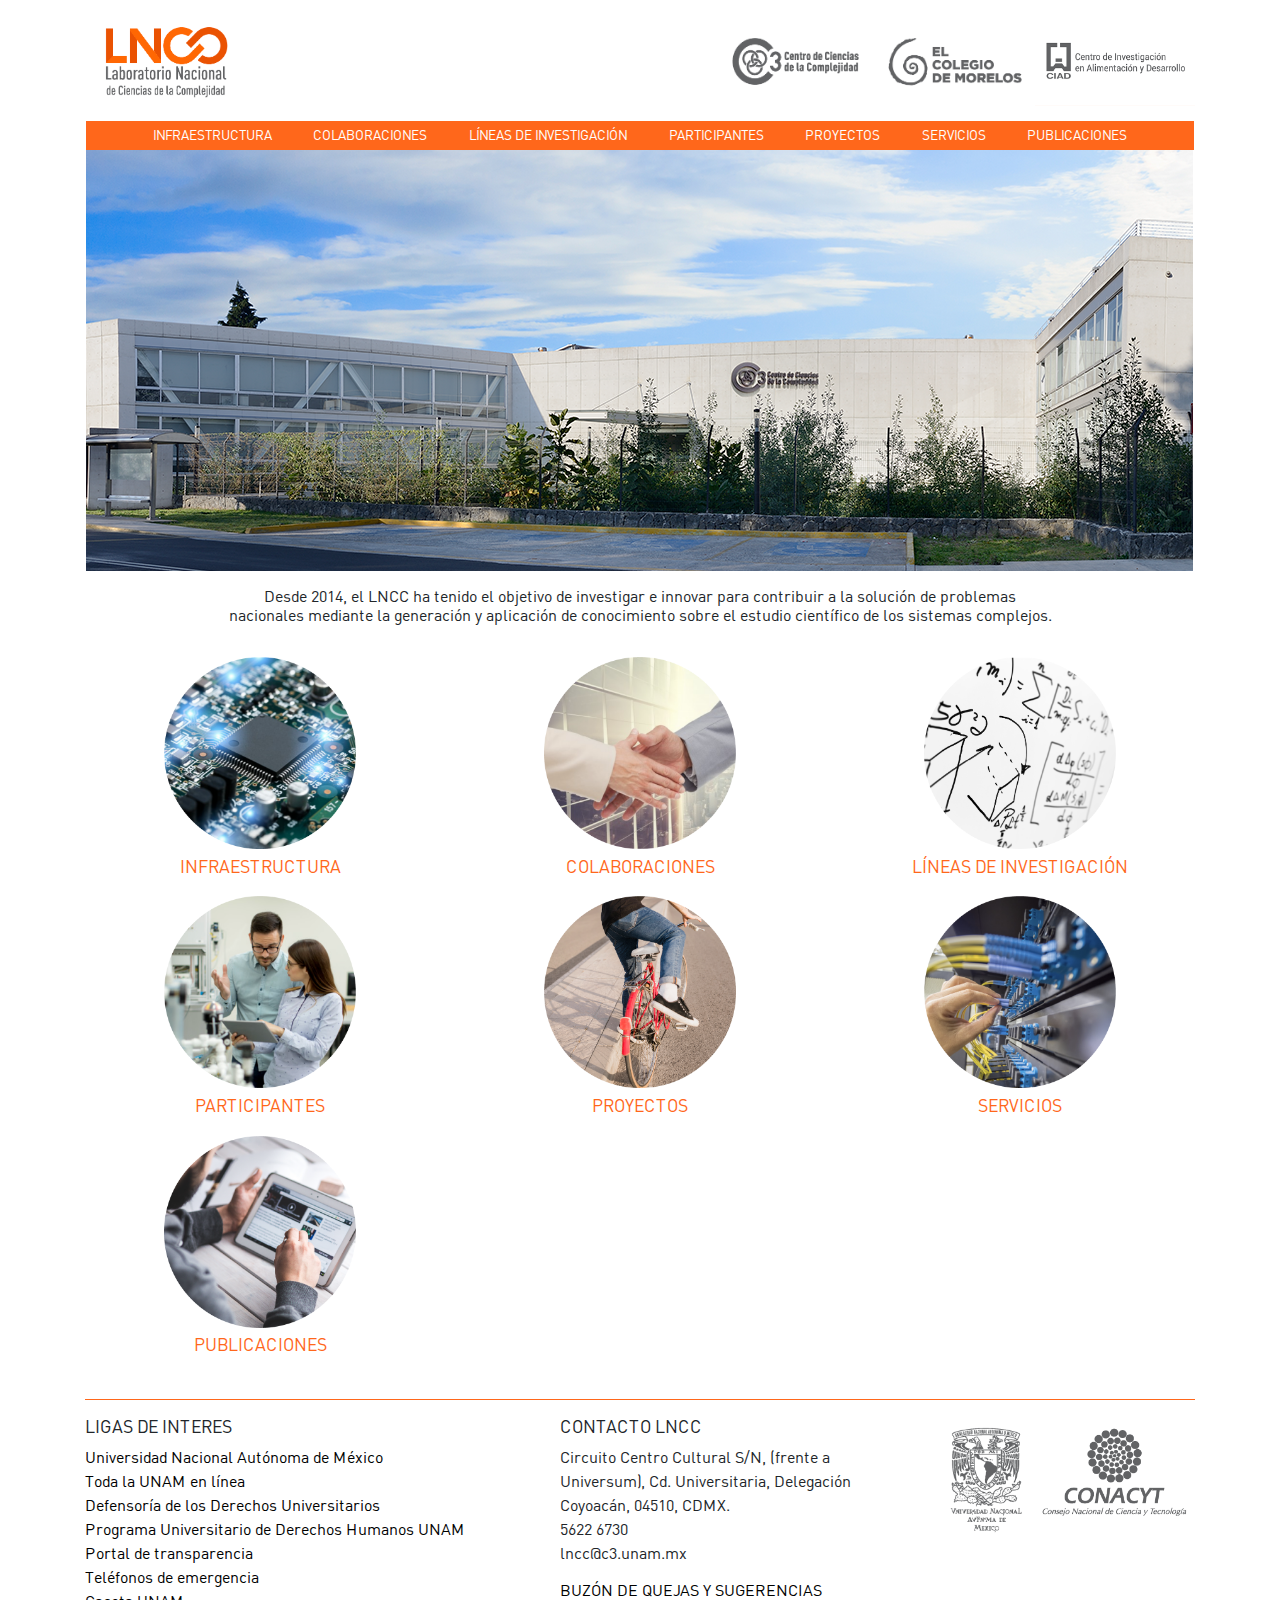
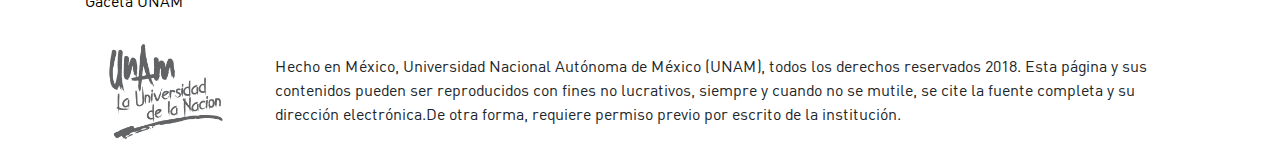
<file: index.html>
<!DOCTYPE html>
<html lang="es">

<head>
    <title>Laboratorio Nacional de Ciencias de la Complejidad</title>
    <meta charset="UTF-8">
    <meta name="viewport" content="width=device-width, initial-scale=1, shrink-to-fit=no">
    <meta http-equiv="x-ua-compatible" content="ie=edge">
    <link href='images/faviconLNCC.png' rel='shortcut icon' type='image/png' />

    <!--ETIQUETAS PARA EL SEO-->
    <meta name="keywords"
        content="Laboratorio Nacional de Ciencias de la Complejidad, UNAM, C3, Centro de Ciencias de la Complejidad">
    <meta name="description"
        content="Desde 2014, el LNCC ha tenido el objetivo de investigar e innovar para contribuir a la solución de problemas nacionales mediante la generación y aplicación de conocimiento sobre el estudio científico de los sistemas complejos.">
    <meta name="author" content="Jesús Esteban Sánchez Alcántara">
    <meta name="owner" content="Laboratorio Nacional de Ciencias de la Complejidad">
    <meta name="robots" content="index,follow">
    <link rel="canonical" href="https://lncc.c3.unam.mx/" />

    <!--SCHEMA.ORG-->
    <script type="application/ld+json">
        {
            "@context": "http://schema.org",
            "@type": "Organization",
            "name": "Laboratorio Nacional de Ciencias de la Complejidad",
            "url": "https://lncc.c3.unam.mx/",
            "address": "",
            "sameAs": [

            ]
        }
    </script>

    <!--CARGA DE ESTILOS CSS DE BOOTSTRAP 4.5.2-->
    <link rel="stylesheet" href="css/bootstrap.min.css">
    <!--  CARGA DE FONT AWESOME -->
    <link rel="stylesheet" href="css/all.min.css">
    <!--CARGA DE ESTILOS CSS PERSONALIZADOS -->
    <link rel="stylesheet" href="css/estilos.css">
</head>

<body>
    <!--=====================================
    =            Sección inicio            =
    ======================================-->
    <section id="inicio">
        <header class="fixed-top" id="encabezado">
            <!--ENCABEZADO DEL SITIO-->
            <div class="container bg-white">
                <div class="row">
                    <div class="col-3 col-md-2 d-flex align-items-center">
                        <a href="index.html">
                            <img src="images/logos/LNCC.png" alt="Logo LNCC" class="img-fluid">
                        </a>
                    </div>
                    <div class="col-9 col-md-10 d-flex justify-content-end align-items-center">
                        <a href="https://www.c3.unam.mx/" target="_blank" class="logo">
                            <img src="images/logos/C3.png" alt="Logo del C3" class="img-fluid">
                        </a>
                        <a href="https://elcolegiodemorelos.edu.mx/" target="_blank" class="logo">
                            <img src="images/logos/MORELOS.png" alt="Logo del Colegio de Morelos" class="img-fluid">
                        </a>
                        <a href="https://www.ciad.mx/" target="_blank" class="logo">
                            <img src="images/logos/CIAD.png" alt="Logo CIAD" class="img-fluid">
                        </a>
                    </div>
                </div><!-- /.row-->
            </div><!-- /.container-->

            <!--MENU DE NAVEGACION DEL SITIO-->
            <nav id="menu-navegacion" class="navbar navbar-dark bg-primary contenedorNav navbar-expand-md">
                <!--Botón del menú responsive-->
                <button type="button" class="navbar-toggler d-md-none" data-toggle="collapse"
                    data-target="#menu-principal" aria-controls="menu-principal" arial-expanded="false"
                    arial-label="Desplegar menu de navegacion">
                    <span class="boton-menu"></span>
                </button>

                <!--Barra de navegacion-->
                <div id="menu-principal" class="collapse navbar-collapse">
                    <ul class="navbar-nav m-auto">
                        <li class="nav-item">
                            <a href="infraestructura.html" class="nav-link">Infraestructura</a>
                        </li>
                        <li class="nav-item">
                            <a href="colaboraciones.html" class="nav-link">Colaboraciones</a>
                        </li>
                        <li class="nav-item">
                            <a href="lineasdeinvestigacion.html" class="nav-link">Líneas de investigación</a>
                        </li>
                        <li class="nav-item">
                            <a href="participantes.html" class="nav-link">Participantes</a>
                        </li>
                        <li class="nav-item">
                            <a href="proyectos.html" class="nav-link">Proyectos</a>
                        </li>
                        <li class="nav-item">
                            <a href="servicios.html" class="nav-link">Servicios</a>
                        </li>
                        <li class="nav-item">
                            <a href="publicaciones.html" class="nav-link">Publicaciones</a>
                        </li>
                    </ul>
                </div>
            </nav>
        </header><!-- /.navbar-fixed-top-->
        <div class="container px-0 pl-xl-3">
            <img src="images/banner/banner_lncc.png" alt="Banner del LNCC" class="img-fluid banner">
        </div><!-- /.container-->
    </section><!-- /#inicio-->

    <!--=====================================
    =                Main                   =
    ======================================-->
    <main id="principal">
        <div class="container">
            <div class="row justify-content-center">
                <div class="col-9 pt-3 pb-4">
                    <h1>Desde 2014, el LNCC ha tenido el objetivo de investigar e innovar para
                        contribuir a la solución de problemas nacionales mediante la generación y aplicación de
                        conocimiento sobre el estudio científico de los sistemas complejos.</h1>
                </div><!-- /.col-9-->
            </div><!-- /.row-->
        </div><!-- /.container-->
        <div class="container">
            <div class="row">
                <div class="col-sm-6 col-lg-4 text-center">
                    <a href="infraestructura.html">
                        <img src="images/secciones/infraestructura.png" alt="infraestructura"
                            class="img-fluid secciones">
                        <p class="titulo">Infraestructura</p>
                    </a>
                </div>
                <div class="col-sm-6 col-lg-4 text-center">
                    <a href="colaboraciones.html">
                        <img src="images/secciones/colaboraciones.png" alt="colaboraciones" class="img-fluid secciones">
                        <p class="titulo">Colaboraciones</p>
                    </a>
                </div>
                <div class="col-sm-6 col-lg-4 text-center">
                    <a href="lineasdeinvestigacion.html">
                        <img src="images/secciones/lineas_de_investigacion.png" alt="lineasdeinvestigacion"
                            class="img-fluid secciones">
                        <p class="titulo">Líneas de investigación</p>
                    </a>
                </div>
                <div class="col-sm-6 col-lg-4 text-center">
                    <a href="participantes.html">
                        <img src="images/secciones/participantes.png" alt="participantes" class="img-fluid secciones">
                        <p class="titulo">Participantes</p>
                    </a>
                </div>
                <div class="col-sm-6 col-lg-4 text-center">
                    <a href="proyectos.html">
                        <img src="images/secciones/proyectos.png" alt="proyectos" class="img-fluid secciones">
                        <p class="titulo">Proyectos</p>
                    </a>
                </div>
                <div class="col-sm-6 col-lg-4 text-center">
                    <a href="servicios.html">
                        <img src="images/secciones/servicios.png" alt="servicios" class="img-fluid secciones">
                        <p class="titulo">Servicios</p>
                    </a>
                </div>
                <div class="col-sm-6 col-lg-4 text-center">
                    <a href="publicaciones.html">
                        <img src="images/secciones/publicaciones.png" alt="publicaciones" class="img-fluid secciones">
                        <p class="titulo">Publicaciones</p>
                    </a>
                </div>
            </div><!-- /.row-->
        </div><!-- /.container-->
    </main><!-- /#principal-->

    <!--=====================================
    =                Footer                  =
    ======================================-->
    <footer id="footer">
        
    </footer>

    <!-- CARGAR DE JQUERY -->
    <script src="js/jquery-3.5.1.min.js"></script>
    <!-- CARGA DE BOOTSTRAP JS -->
    <script src="js/bootstrap.min.js"></script>
    <!-- Carga de scripts.js -->
    <script src="js/scripts.js"></script>
</body>

</html>
</file>
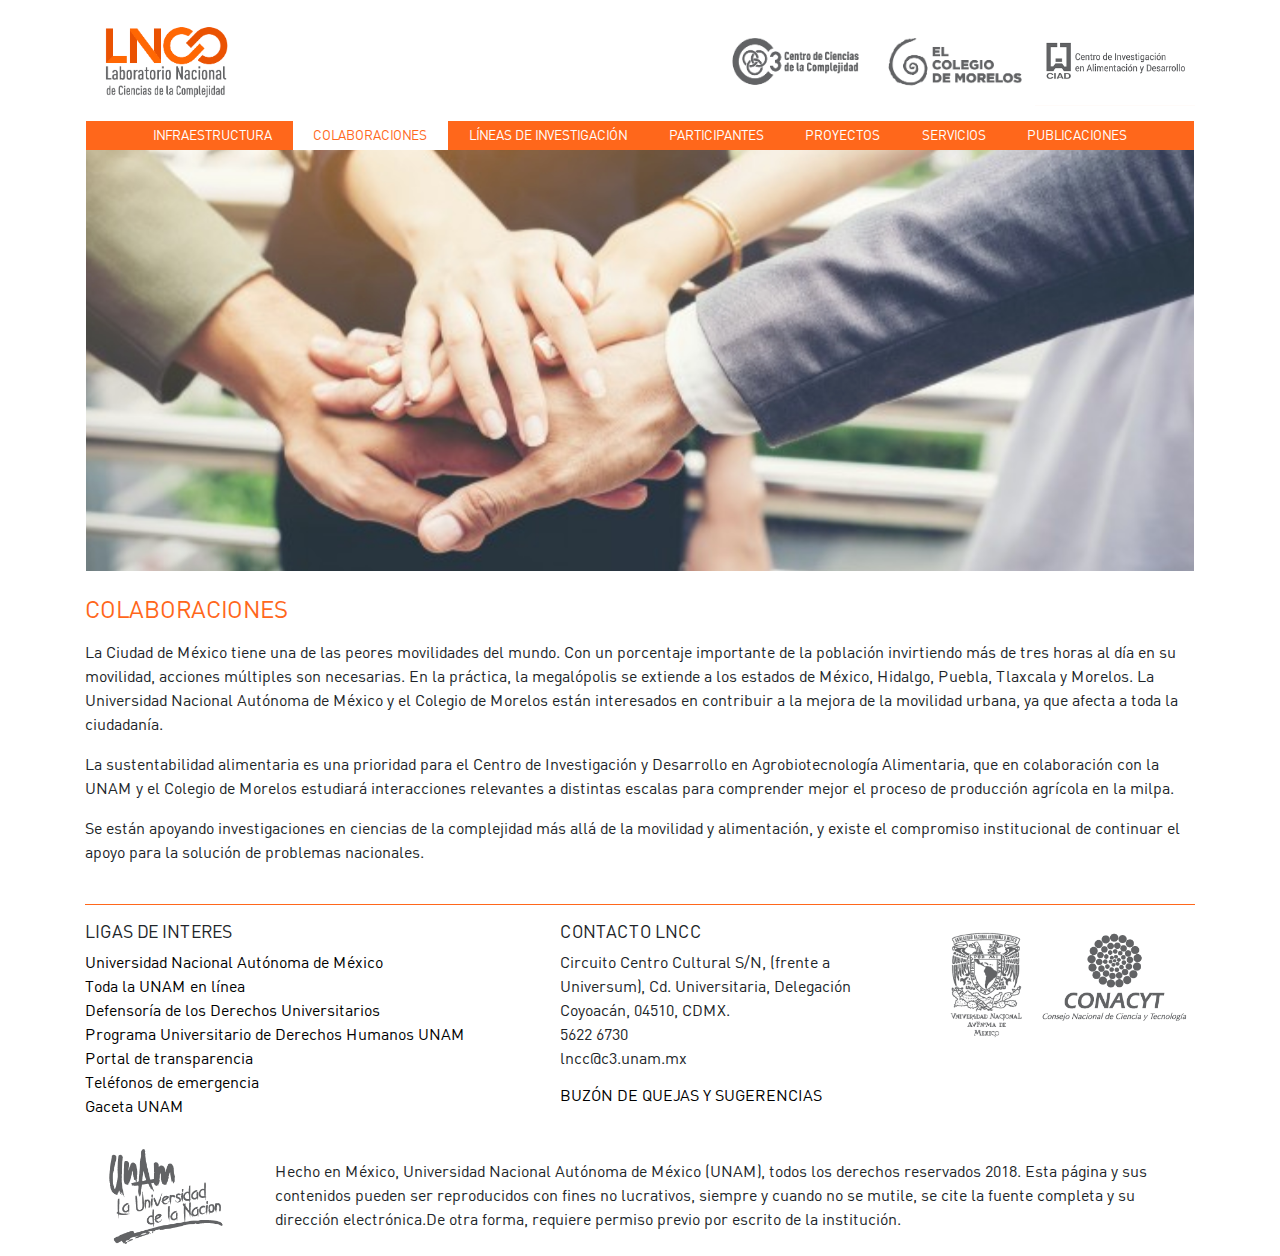
<file: colaboraciones.html>
<!DOCTYPE html>
<html lang="es">

<head>
    <title>Colaboraciones</title>
    <meta charset="UTF-8">
    <meta name="viewport" content="width=device-width, initial-scale=1, shrink-to-fit=no">
    <meta http-equiv="x-ua-compatible" content="ie=edge">
    <link href='images/faviconLNCC.png' rel='shortcut icon' type='image/png' />

    <!--ETIQUETAS PARA EL SEO-->
    <meta name="keywords"
        content="Laboratorio Nacional de Ciencias de la Complejidad, UNAM, C3, Centro de Ciencias de la Complejidad">
    <meta name="description"
        content="Desde 2014, el LNCC ha tenido el objetivo de investigar e innovar para contribuir a la solución de problemas nacionales mediante la generación y aplicación de conocimiento sobre el estudio científico de los sistemas complejos.">
    <meta name="author" content="Jesús Esteban Sánchez Alcántara">
    <meta name="owner" content="Laboratorio Nacional de Ciencias de la Complejidad">
    <meta name="robots" content="index,follow">
    <link rel="canonical" href="https://lncc.c3.unam.mx/colaboraciones.html" />

    <!--CARGA DE ESTILOS CSS DE BOOTSTRAP 4.5.2-->
    <link rel="stylesheet" href="css/bootstrap.min.css">
    <!--  CARGA DE FONT AWESOME -->
    <link rel="stylesheet" href="css/all.min.css">
    <!--CARGA DE ESTILOS CSS PERSONALIZADOS -->
    <link rel="stylesheet" href="css/estilos.css">
</head>

<body>
    <!--=====================================
    =            Sección inicio            =
    ======================================-->
    <section id="inicio">
        <header class="fixed-top" id="encabezado">
            <!--ENCABEZADO DEL SITIO-->
            <div class="container bg-white">
                <div class="row">
                    <div class="col-3 col-md-2 d-flex align-items-center">
                        <a href="index.html">
                            <img src="images/logos/LNCC.png" alt="Logo LNCC" class="img-fluid">
                        </a>
                    </div>
                    <div class="col-9 col-md-10 d-flex justify-content-end align-items-center">
                        <a href="https://www.c3.unam.mx/" target="_blank" class="logo">
                            <img src="images/logos/C3.png" alt="Logo del C3" class="img-fluid">
                        </a>
                        <a href="https://elcolegiodemorelos.edu.mx/" target="_blank" class="logo">
                            <img src="images/logos/MORELOS.png" alt="Logo del Colegio de Morelos" class="img-fluid">
                        </a>
                        <a href="https://www.ciad.mx/" target="_blank" class="logo">
                            <img src="images/logos/CIAD.png" alt="Logo CIAD" class="img-fluid">
                        </a>
                    </div>
                </div><!-- /.row-->
            </div><!-- /.container-->

            <!--MENU DE NAVEGACION DEL SITIO-->
            <nav id="menu-navegacion" class="navbar navbar-dark bg-primary contenedorNav navbar-expand-md">
                <!--Botón del menú responsive-->
                <button type="button" class="navbar-toggler d-md-none" data-toggle="collapse"
                    data-target="#menu-principal" aria-controls="menu-principal" arial-expanded="false"
                    arial-label="Desplegar menu de navegacion">
                    <span class="boton-menu"></span>
                </button>

                <!--Barra de navegacion-->
                <div id="menu-principal" class="collapse navbar-collapse">
                    <ul class="navbar-nav m-auto">
                        <li class="nav-item">
                            <a href="infraestructura.html" class="nav-link">Infraestructura</a>
                        </li>
                        <li class="nav-item">
                            <a href="colaboraciones.html" class="nav-link active">Colaboraciones</a>
                        </li>
                        <li class="nav-item">
                            <a href="lineasdeinvestigacion.html" class="nav-link">Líneas de investigación</a>
                        </li>
                        <li class="nav-item">
                            <a href="participantes.html" class="nav-link">Participantes</a>
                        </li>
                        <li class="nav-item">
                            <a href="proyectos.html" class="nav-link">Proyectos</a>
                        </li>
                        <li class="nav-item">
                            <a href="servicios.html" class="nav-link">Servicios</a>
                        </li>
                        <li class="nav-item">
                            <a href="publicaciones.html" class="nav-link">Publicaciones</a>
                        </li>
                    </ul>
                </div>
            </nav>
        </header><!-- /.navbar-fixed-top-->
        <div class="container px-0 px-xl-3">
            <img src="images/banner/colaboraciones.png" alt="Banner colaboraciones" class="img-fluid banner">
        </div><!-- /.container-->
    </section><!-- /#inicio-->

    <!--=====================================
    =                Main                   =
    ======================================-->
    <main id="main-interno">
        <div class="container">
            <div class="row">
                <div class="col-12">
                    <h1 class="titulo-seccion">Colaboraciones</h1>
                    <p>La Ciudad de México tiene una de las peores movilidades del mundo. Con un porcentaje importante
                        de la población invirtiendo más de tres horas al día en su movilidad, acciones múltiples son
                        necesarias. En la práctica, la megalópolis se extiende a los estados de México, Hidalgo, Puebla,
                        Tlaxcala y Morelos. La Universidad Nacional Autónoma de México y el Colegio de Morelos están
                        interesados en contribuir a la mejora de la movilidad urbana, ya que afecta a toda la
                        ciudadanía.</p>
                    <p>La sustentabilidad alimentaria es una prioridad para el Centro de Investigación y Desarrollo en
                        Agrobiotecnología Alimentaria, que en colaboración con la UNAM y el Colegio de Morelos estudiará
                        interacciones relevantes a distintas escalas para comprender mejor el proceso de producción
                        agrícola en la milpa.</p>
                    <p>Se están apoyando investigaciones en ciencias de la complejidad más allá de la movilidad y
                        alimentación, y existe el compromiso institucional de continuar el apoyo para la solución de
                        problemas nacionales.
                    </p>
                </div>
            </div><!-- /.row-->
        </div><!-- /.container-->
    </main><!-- /#main-interno-->

    <!--=====================================
    =                Footer                  =
    ======================================-->
    <footer id="footer">
        
    </footer>

    <!-- CARGAR DE JQUERY -->
    <script src="js/jquery-3.5.1.min.js"></script>
    <!-- CARGA DE BOOTSTRAP JS -->
    <script src="js/bootstrap.min.js"></script>
    <!-- Carga de scripts.js -->
    <script src="js/scripts.js"></script>
</body>

</html>
</file>
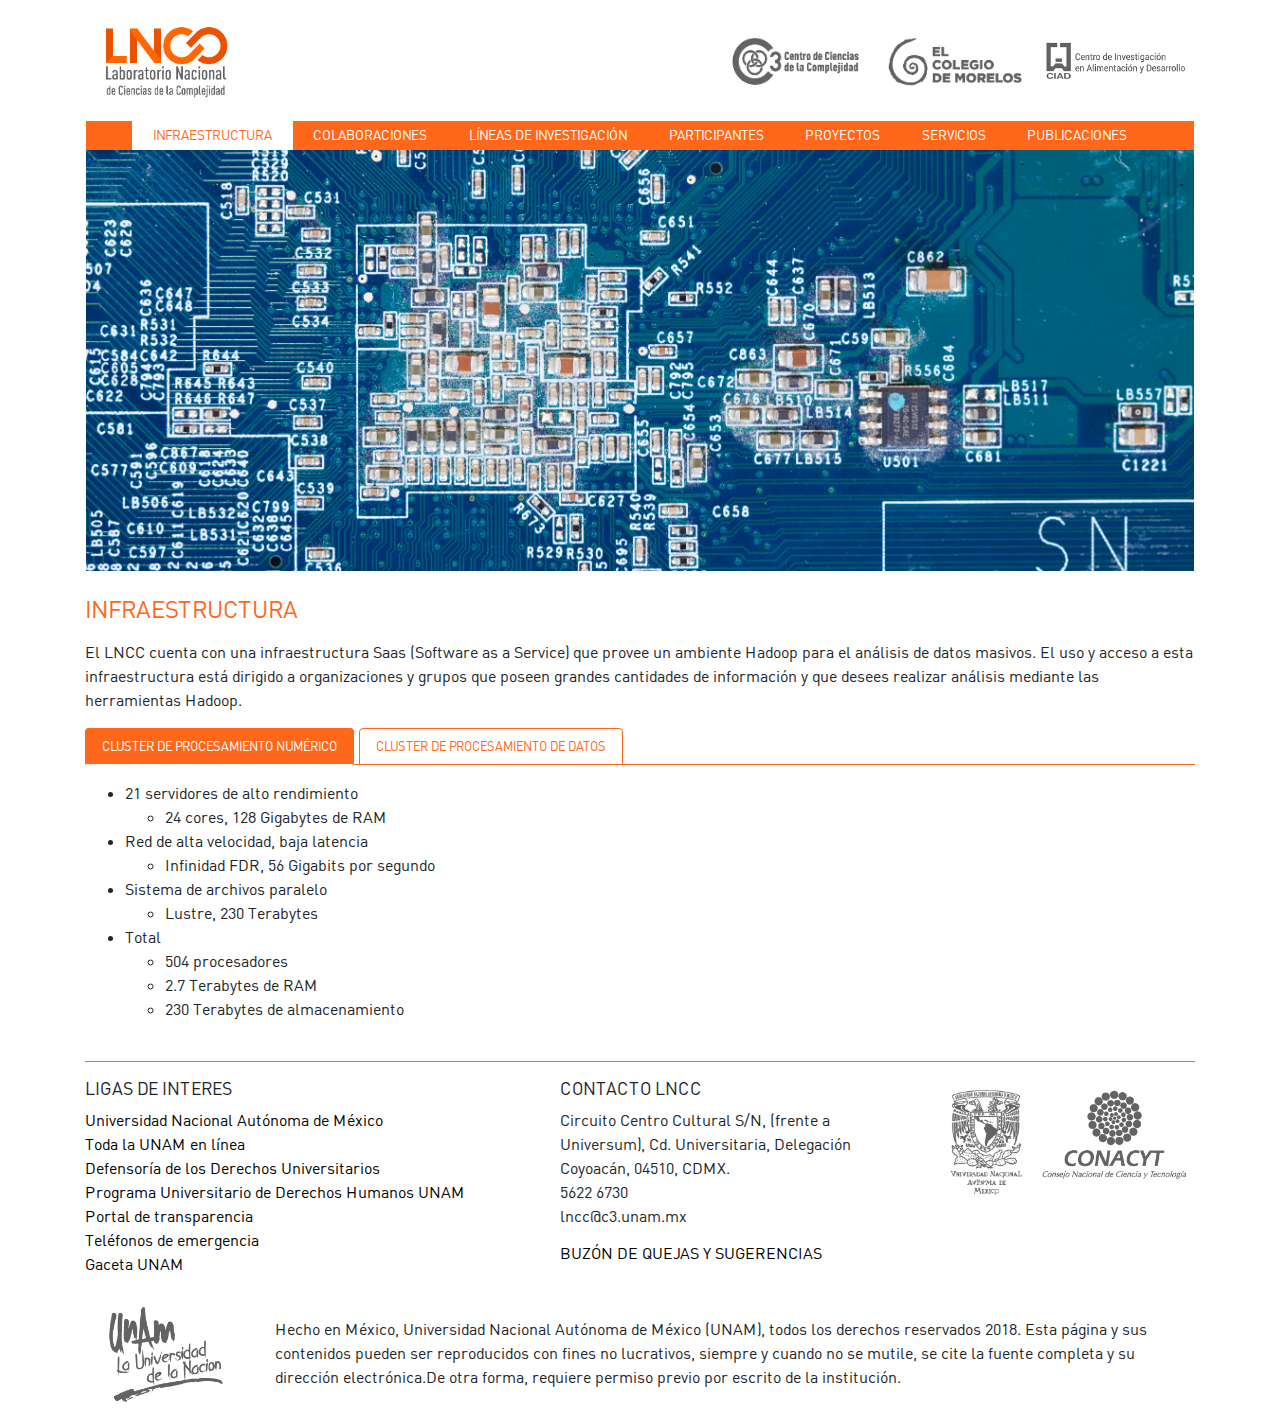
<file: infraestructura.html>
<!DOCTYPE html>
<html lang="es">

<head>
    <title>Infraestructura</title>
    <meta charset="UTF-8">
    <meta name="viewport" content="width=device-width, initial-scale=1, shrink-to-fit=no">
    <meta http-equiv="x-ua-compatible" content="ie=edge">
    <link href='images/faviconLNCC.png' rel='shortcut icon' type='image/png' />

    <!--ETIQUETAS PARA EL SEO-->
    <meta name="keywords"
        content="Laboratorio Nacional de Ciencias de la Complejidad, UNAM, C3, Centro de Ciencias de la Complejidad">
    <meta name="description"
        content="El LNCC cuenta con una infraestructura Saas (Software as a Service) que provee un ambiente Hadoop para el análisis de datos masivos. El uso y acceso a esta infraestructura está dirigido a organizaciones y grupos que poseen grandes cantidades de información y que desees realizar análisis mediante las herramientas Hadoop.">
    <meta name="author" content="Jesús Esteban Sánchez Alcántara">
    <meta name="owner" content="Laboratorio Nacional de Ciencias de la Complejidad">
    <meta name="robots" content="index,follow">
    <link rel="canonical" href="https://lncc.c3.unam.mx/infraestructura.html" />

    <!--CARGA DE ESTILOS CSS DE BOOTSTRAP 4.5.2-->
    <link rel="stylesheet" href="css/bootstrap.min.css">
    <!--  CARGA DE FONT AWESOME -->
    <link rel="stylesheet" href="css/all.min.css">
    <!--CARGA DE ESTILOS CSS PERSONALIZADOS -->
    <link rel="stylesheet" href="css/estilos.css">
</head>

<body>
    <!--=====================================
    =            Sección inicio            =
    ======================================-->
    <section id="inicio">
        <header class="fixed-top" id="encabezado">
            <!--ENCABEZADO DEL SITIO-->
            <div class="container bg-white">
                <div class="row">
                    <div class="col-3 col-md-2 d-flex align-items-center">
                        <a href="index.html">
                            <img src="images/logos/LNCC.png" alt="Logo LNCC" class="img-fluid">
                        </a>
                    </div>
                    <div class="col-9 col-md-10 d-flex justify-content-end align-items-center">
                        <a href="https://www.c3.unam.mx/" target="_blank" class="logo">
                            <img src="images/logos/C3.png" alt="Logo del C3" class="img-fluid">
                        </a>
                        <a href="https://elcolegiodemorelos.edu.mx/" target="_blank" class="logo">
                            <img src="images/logos/MORELOS.png" alt="Logo del Colegio de Morelos" class="img-fluid">
                        </a>
                        <a href="https://www.ciad.mx/" target="_blank" class="logo">
                            <img src="images/logos/CIAD.png" alt="Logo CIAD" class="img-fluid">
                        </a>
                    </div>
                </div><!-- /.row-->
            </div><!-- /.container-->

            <!--MENU DE NAVEGACION DEL SITIO-->
            <nav id="menu-navegacion" class="navbar navbar-dark bg-primary contenedorNav navbar-expand-md">
                <!--Botón del menú responsive-->
                <button type="button" class="navbar-toggler d-md-none" data-toggle="collapse"
                    data-target="#menu-principal" aria-controls="menu-principal" arial-expanded="false"
                    arial-label="Desplegar menu de navegacion">
                    <span class="boton-menu"></span>
                </button>

                <!--Barra de navegacion-->
                <div id="menu-principal" class="collapse navbar-collapse">
                    <ul class="navbar-nav m-auto">
                        <li class="nav-item">
                            <a href="infraestructura.html" class="nav-link active">Infraestructura</a>
                        </li>
                        <li class="nav-item">
                            <a href="colaboraciones.html" class="nav-link">Colaboraciones</a>
                        </li>
                        <li class="nav-item">
                            <a href="lineasdeinvestigacion.html" class="nav-link">Líneas de investigación</a>
                        </li>
                        <li class="nav-item">
                            <a href="participantes.html" class="nav-link">Participantes</a>
                        </li>
                        <li class="nav-item">
                            <a href="proyectos.html" class="nav-link">Proyectos</a>
                        </li>
                        <li class="nav-item">
                            <a href="servicios.html" class="nav-link">Servicios</a>
                        </li>
                        <li class="nav-item">
                            <a href="publicaciones.html" class="nav-link">Publicaciones</a>
                        </li>
                    </ul>
                </div>
            </nav>
        </header><!-- /.navbar-fixed-top-->
        <div class="container px-0 px-xl-3">
            <img src="images/banner/infraestructura.jpg" alt="Banner de infraestructura" class="img-fluid banner">
        </div><!-- /.container-->
    </section><!-- /#inicio-->

    <!--=====================================
    =                Main                   =
    ======================================-->
    <main id="main-interno">
        <div class="container">
            <div class="row">
                <div class="col-12">
                    <h1 class="titulo-seccion">Infraestructura</h1>
                    <p>El LNCC cuenta con una infraestructura Saas (Software as a Service) que provee un ambiente Hadoop
                        para el análisis de datos masivos. El uso y acceso a esta infraestructura está dirigido a
                        organizaciones y grupos que poseen grandes cantidades de información y que desees realizar
                        análisis mediante las herramientas Hadoop.</p>
                    <!--Nav tabs-->
                    <nav>
                        <div class="nav nav-tabs" id="nav-tab" role="tablist">
                            <a class="nav-item nav-link active" id="nav-procesamientonumerico" data-toggle="tab" href="#nav-numerico"
                                role="tab" aria-controls="nav-numerico" aria-selected="true">Cluster de procesamiento numérico</a>
                            <a class="nav-item nav-link" id="nav-procesamientodatos" data-toggle="tab" href="#nav-datos"
                                role="tab" aria-controls="nav-datos" aria-selected="false">Cluster de procesamiento de datos</a>                            
                        </div>
                    </nav>
                    <!--Tab content-->
                    <div class="tab-content" id="nav-tabContent">
                        <div class="tab-pane fade show active" id="nav-numerico" role="tabpanel"
                            aria-labelledby="nav-procesamientonumerico">
                            <ul>
                                <li>21 servidores de alto rendimiento</li>
                                <ul>
                                    <li>24 cores, 128 Gigabytes de RAM</li>
                                </ul>
                                <li>Red de alta velocidad, baja latencia</li>
                                <ul>
                                    <li>Infinidad FDR, 56 Gigabits por segundo</li>
                                </ul>
                                <li>Sistema de archivos paralelo</li>
                                <ul>
                                    <li>Lustre, 230 Terabytes</li>
                                </ul>
                                <li>Total</li>
                                <ul>
                                    <li>504 procesadores</li>
                                    <li>2.7 Terabytes de RAM</li>
                                    <li>230 Terabytes de almacenamiento</li>
                                </ul>
                            </ul>                        
                        </div><!-- /#nav-numerico-->
                        <div class="tab-pane fade" id="nav-datos" role="tabpanel" aria-labelledby="nav-procesamientodatos">
                            <ul>
                                <li>6 servidores de datos</li>
                                <ul>
                                    <li>126 Terabytes de almacenamiento</li>
                                    <li>14 cores, 128 Gigabytes de RAM</li>
                                    <li>Red Infiniband</li>
                                </ul>
                                <li>Total</li>
                                <ul>
                                    <li>756 Terabytes de almacenamiento</li>
                                    <li>84 cores, 768 Gigabytes RAM</li>
                                </ul>
                                <li>La infraestructura total suma 1 Petabyte de almacenamiento, más de 600 cores y más de 3 Terabytes de RAM</li>
                            </ul>                        
                        </div><!-- /#nav-datos-->                       
                    </div><!-- /.tab-content-->
                </div><!-- /.col-12-->
            </div><!-- /.row-->
        </div><!-- /.container-->
    </main><!-- /#main-interno-->

    <!--=====================================
    =                Footer                  =
    ======================================-->
    <footer id="footer">
        
    </footer>

    <!-- CARGAR DE JQUERY -->
    <script src="js/jquery-3.5.1.min.js"></script>
    <!-- CARGA DE BOOTSTRAP JS -->
    <script src="js/bootstrap.min.js"></script>
    <!-- Carga de scripts.js -->
    <script src="js/scripts.js"></script>
</body>

</html>
</file>
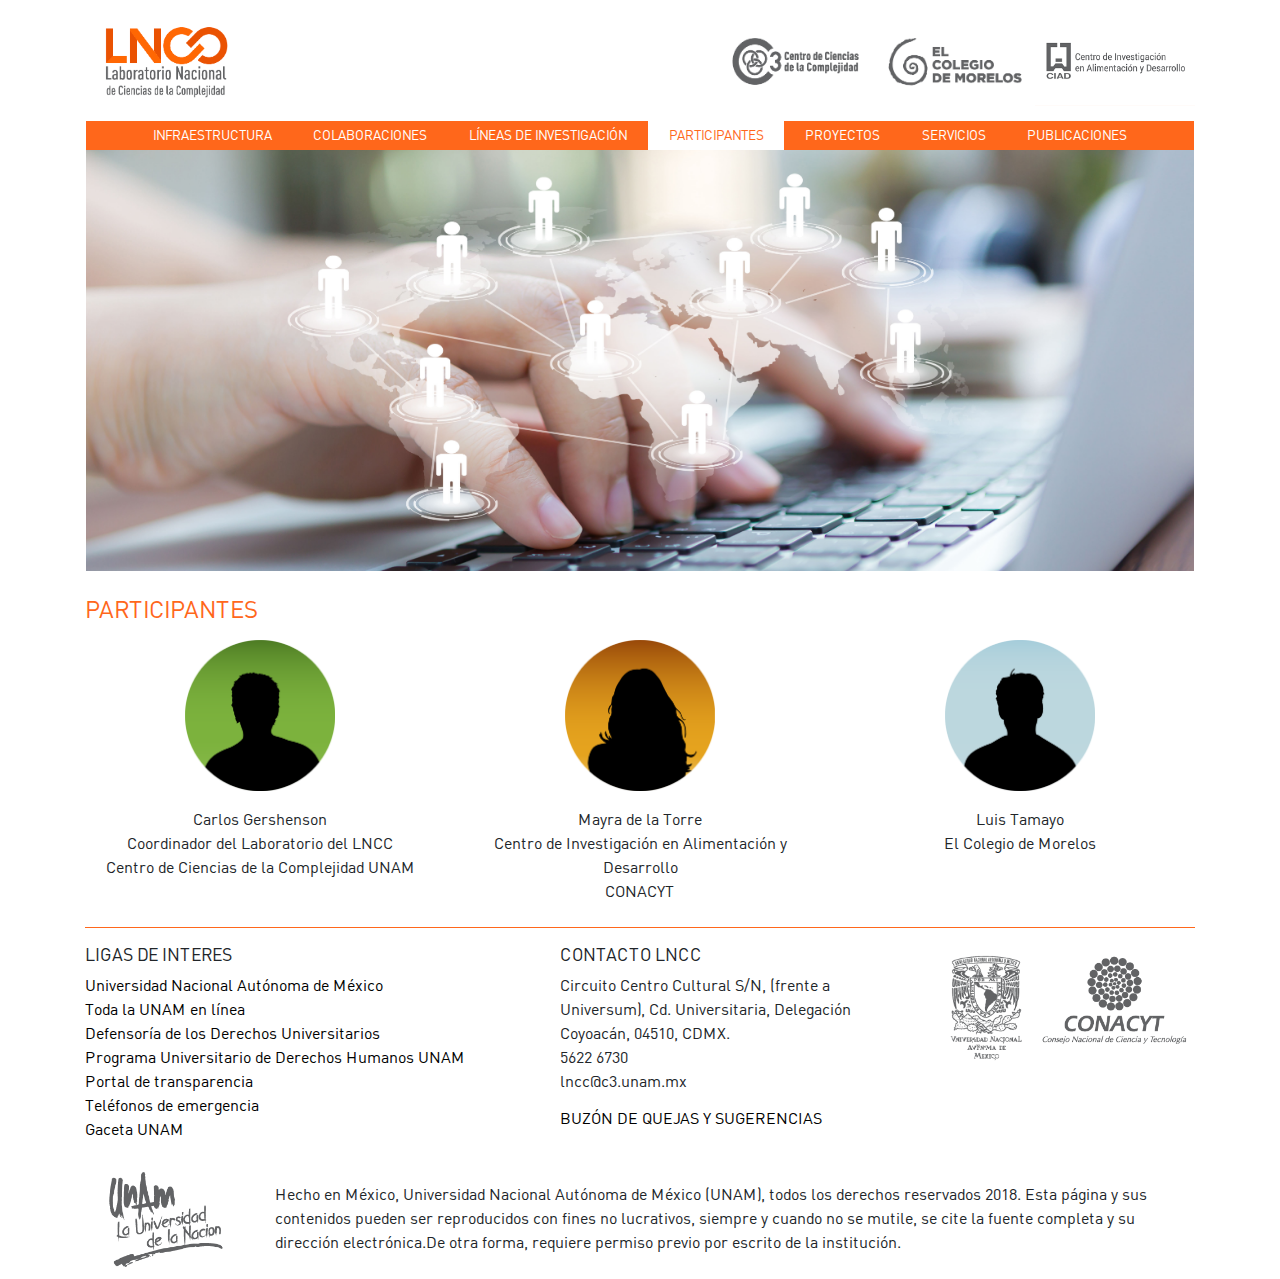
<file: participantes.html>
<!DOCTYPE html>
<html lang="es">

<head>
    <title>Participantes</title>
    <meta charset="UTF-8">
    <meta name="viewport" content="width=device-width, initial-scale=1, shrink-to-fit=no">
    <meta http-equiv="x-ua-compatible" content="ie=edge">
    <link href='images/faviconLNCC.png' rel='shortcut icon' type='image/png' />

    <!--ETIQUETAS PARA EL SEO-->
    <meta name="keywords"
        content="Laboratorio Nacional de Ciencias de la Complejidad, UNAM, C3, Centro de Ciencias de la Complejidad">
        <meta name="description"
        content="Desde 2014, el LNCC ha tenido el objetivo de investigar e innovar para contribuir a la solución de problemas nacionales mediante la generación y aplicación de conocimiento sobre el estudio científico de los sistemas complejos.">
    <meta name="author" content="Jesús Esteban Sánchez Alcántara">
    <meta name="owner" content="Laboratorio Nacional de Ciencias de la Complejidad">
    <meta name="robots" content="index,follow">
    <link rel="canonical" href="https://lncc.c3.unam.mx/participantes.html" />

    <!--CARGA DE ESTILOS CSS DE BOOTSTRAP 4.5.2-->
    <link rel="stylesheet" href="css/bootstrap.min.css">
    <!--  CARGA DE FONT AWESOME -->
    <link rel="stylesheet" href="css/all.min.css">
    <!--CARGA DE ESTILOS CSS PERSONALIZADOS -->
    <link rel="stylesheet" href="css/estilos.css">
</head>

<body>
    <!--=====================================
    =            Sección inicio            =
    ======================================-->
    <section id="inicio">
        <header class="fixed-top" id="encabezado">
            <!--ENCABEZADO DEL SITIO-->
            <div class="container bg-white">
                <div class="row">
                    <div class="col-3 col-md-2 d-flex align-items-center">
                        <a href="index.html">
                            <img src="images/logos/LNCC.png" alt="Logo LNCC" class="img-fluid">
                        </a>
                    </div>
                    <div class="col-9 col-md-10 d-flex justify-content-end align-items-center">
                        <a href="https://www.c3.unam.mx/" target="_blank" class="logo">
                            <img src="images/logos/C3.png" alt="Logo del C3" class="img-fluid">
                        </a>
                        <a href="https://elcolegiodemorelos.edu.mx/" target="_blank" class="logo">
                            <img src="images/logos/MORELOS.png" alt="Logo del Colegio de Morelos" class="img-fluid">
                        </a>
                        <a href="https://www.ciad.mx/" target="_blank" class="logo">
                            <img src="images/logos/CIAD.png" alt="Logo CIAD" class="img-fluid">
                        </a>
                    </div>
                </div><!-- /.row-->
            </div><!-- /.container-->

            <!--MENU DE NAVEGACION DEL SITIO-->
            <nav id="menu-navegacion" class="navbar navbar-dark bg-primary contenedorNav navbar-expand-md">
                <!--Botón del menú responsive-->
                <button type="button" class="navbar-toggler d-md-none" data-toggle="collapse"
                    data-target="#menu-principal" aria-controls="menu-principal" arial-expanded="false"
                    arial-label="Desplegar menu de navegacion">
                    <span class="boton-menu"></span>
                </button>

                <!--Barra de navegacion-->
                <div id="menu-principal" class="collapse navbar-collapse">
                    <ul class="navbar-nav m-auto">
                        <li class="nav-item">
                            <a href="infraestructura.html" class="nav-link">Infraestructura</a>
                        </li>
                        <li class="nav-item">
                            <a href="colaboraciones.html" class="nav-link">Colaboraciones</a>
                        </li>
                        <li class="nav-item">
                            <a href="lineasdeinvestigacion.html" class="nav-link">Líneas de investigación</a>
                        </li>
                        <li class="nav-item">
                            <a href="participantes.html" class="nav-link active">Participantes</a>
                        </li>
                        <li class="nav-item">
                            <a href="proyectos.html" class="nav-link">Proyectos</a>
                        </li>
                        <li class="nav-item">
                            <a href="servicios.html" class="nav-link">Servicios</a>
                        </li>
                        <li class="nav-item">
                            <a href="publicaciones.html" class="nav-link">Publicaciones</a>
                        </li>
                    </ul>
                </div>
            </nav>
        </header><!-- /.navbar-fixed-top-->
        <div class="container px-0 px-xl-3">
            <img src="images/banner/participantes.jpg" alt="Banner participantes" class="img-fluid banner">
        </div><!-- /.container-->
    </section><!-- /#inicio-->

    <!--=====================================
    =                Main                   =
    ======================================-->
    <main id="main-interno">
        <div class="container">
            <div class="row participantes">
                <div class="col-12">
                    <h1 class="titulo-seccion">Participantes</h1>
                </div>
                <div class="col-sm-4 text-center">
                    <img src="images/circulos-09.png" alt="Imagen de Carlos Gershenson" class="img-fluid foto">
                    <p>Carlos Gershenson</p>
                    <p>Coordinador del Laboratorio del LNCC</p>
                    <p class="mb-3 mb-sm-0">Centro de Ciencias de la Complejidad UNAM</p>
                </div>
                <div class="col-sm-4 text-center">
                    <img src="images/circulos-08.png" alt="Imagen de Mayra de la Torre" class="img-fluid foto">
                    <p>Mayra de la Torre</p>
                    <p>Centro de Investigación en Alimentación y Desarrollo</p>
                    <p class="mb-3 mb-sm-0">CONACYT</p>
                </div>
                <div class="col-sm-4 text-center">
                    <img src="images/circulos-10.png" alt="Imagen de Luis Tamayo" class="img-fluid foto">
                    <p>Luis Tamayo</p>
                    <p>El Colegio de Morelos</p>
                </div>
            </div><!-- /.row-->
        </div><!-- /.container-->
    </main><!-- /#main-interno-->

    <!--=====================================
    =                Footer                  =
    ======================================-->
    <footer id="footer">
        
    </footer>

    <!-- CARGAR DE JQUERY -->
    <script src="js/jquery-3.5.1.min.js"></script>
    <!-- CARGA DE BOOTSTRAP JS -->
    <script src="js/bootstrap.min.js"></script>
    <!-- Carga de scripts.js -->
    <script src="js/scripts.js"></script>
</body>

</html>
</file>
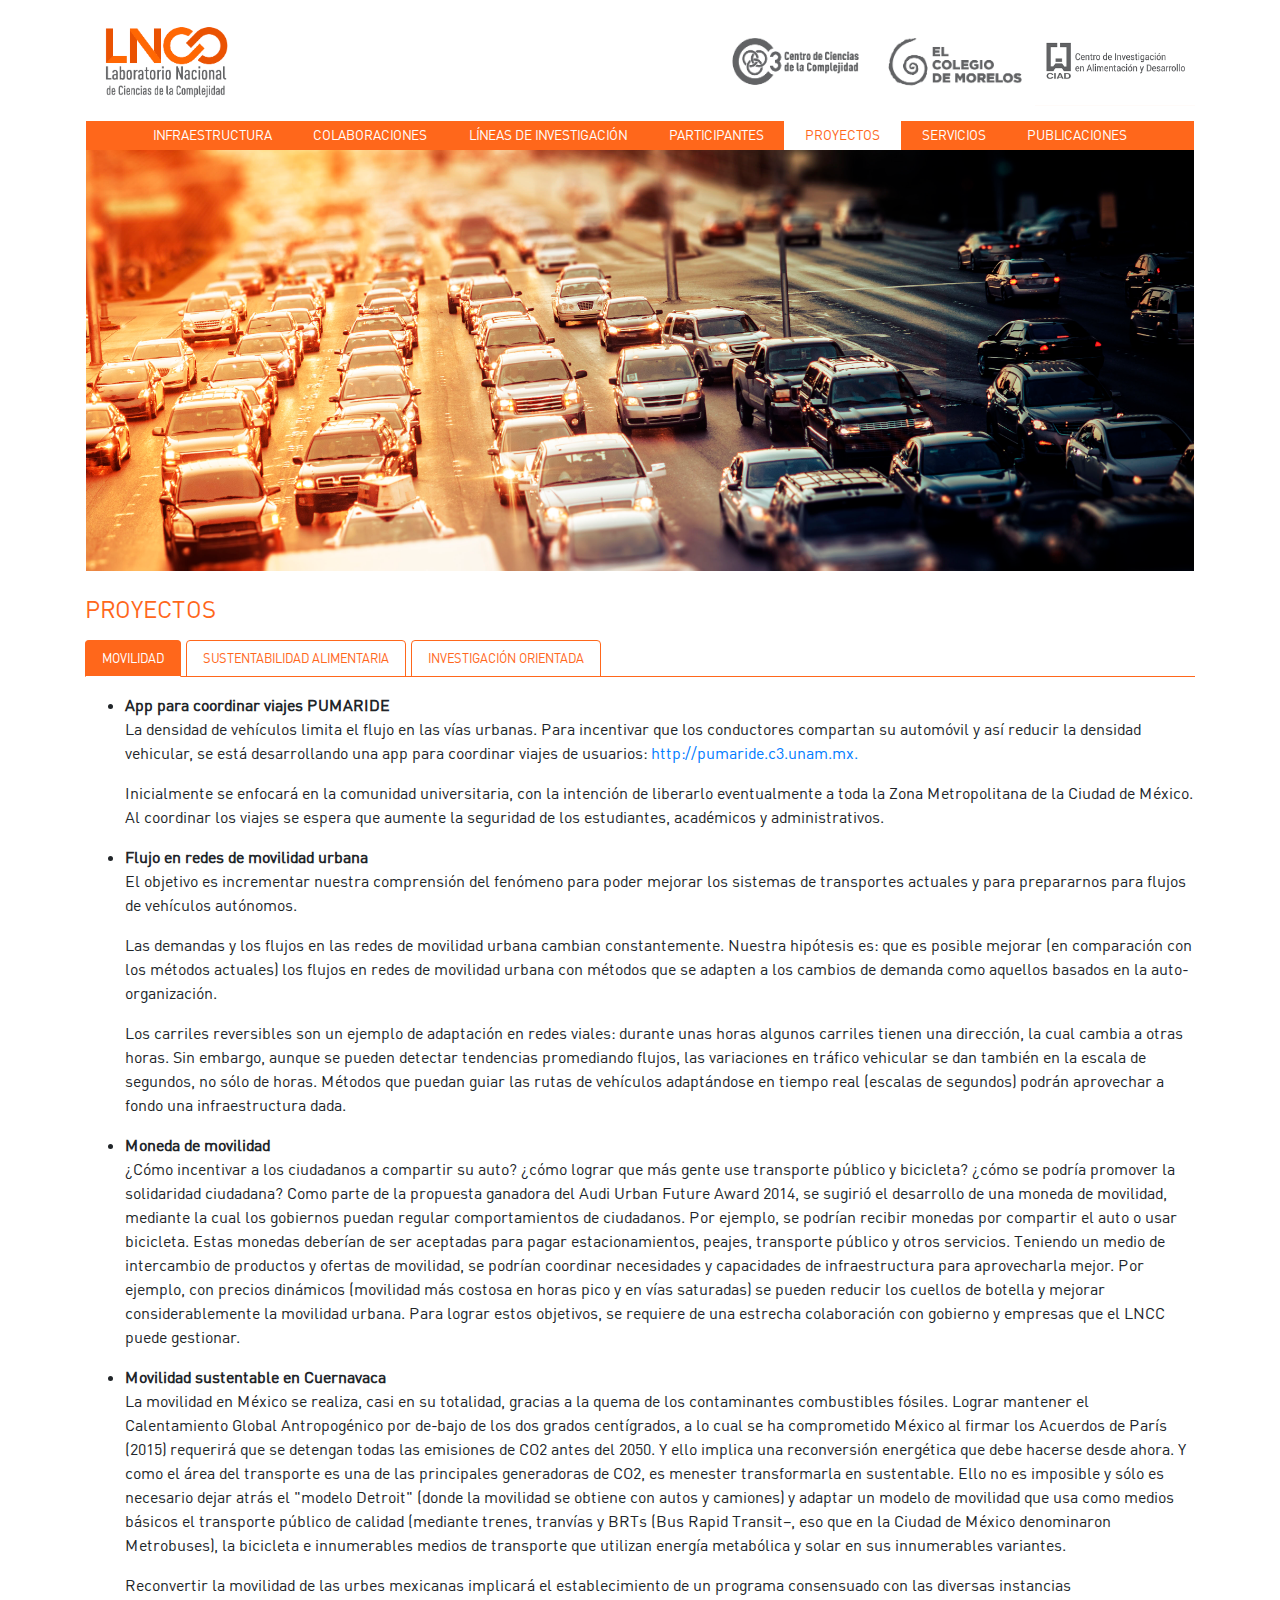
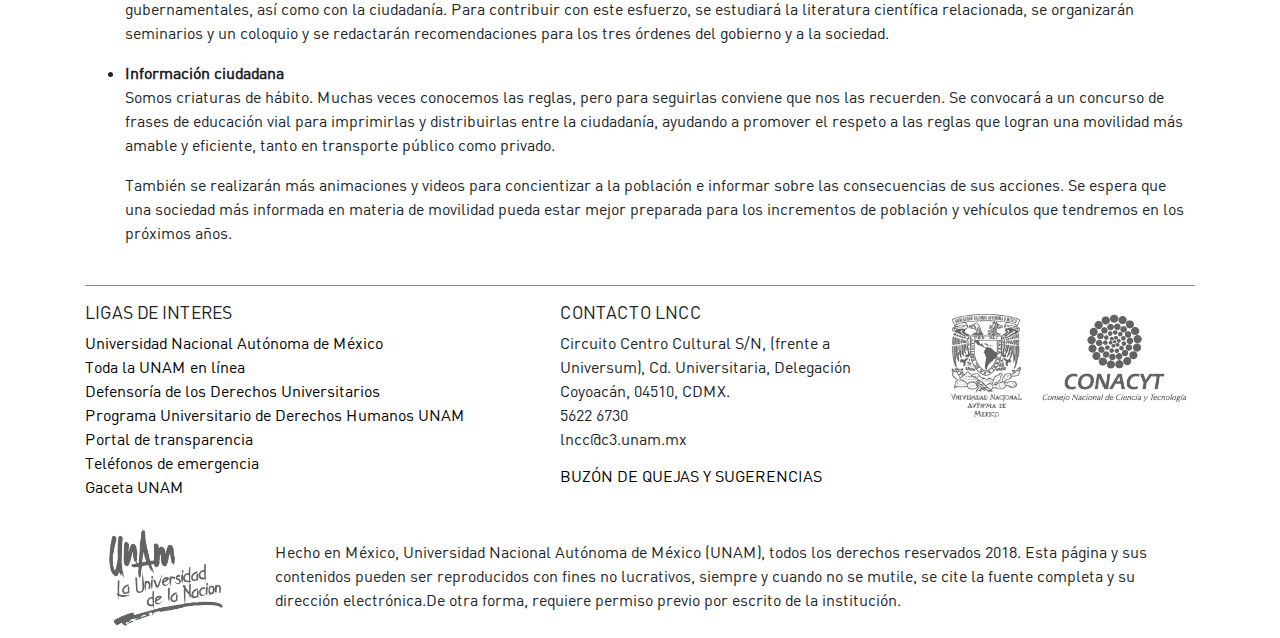
<file: proyectos.html>
<!DOCTYPE html>
<html lang="es">

<head>
    <title>Proyectos</title>
    <meta charset="UTF-8">
    <meta name="viewport" content="width=device-width, initial-scale=1, shrink-to-fit=no">
    <meta http-equiv="x-ua-compatible" content="ie=edge">
    <link href='images/faviconLNCC.png' rel='shortcut icon' type='image/png' />

    <!--ETIQUETAS PARA EL SEO-->
    <meta name="keywords"
        content="Laboratorio Nacional de Ciencias de la Complejidad, UNAM, C3, Centro de Ciencias de la Complejidad">
    <meta name="description"
        content="Desde 2014, el LNCC ha tenido el objetivo de investigar e innovar para contribuir a la solución de problemas nacionales mediante la generación y aplicación de conocimiento sobre el estudio científico de los sistemas complejos.">
    <meta name="author" content="Jesús Esteban Sánchez Alcántara">
    <meta name="owner" content="Laboratorio Nacional de Ciencias de la Complejidad">
    <meta name="robots" content="index,follow">
    <link rel="canonical" href="https://lncc.c3.unam.mx/proyectos.html" />

    <!--CARGA DE ESTILOS CSS DE BOOTSTRAP 4.5.2-->
    <link rel="stylesheet" href="css/bootstrap.min.css">
    <!--  CARGA DE FONT AWESOME -->
    <link rel="stylesheet" href="css/all.min.css">
    <!--CARGA DE ESTILOS CSS PERSONALIZADOS -->
    <link rel="stylesheet" href="css/estilos.css">
</head>

<body>
    <!--=====================================
    =            Sección inicio            =
    ======================================-->
    <section id="inicio">
        <header class="fixed-top" id="encabezado">
            <!--ENCABEZADO DEL SITIO-->
            <div class="container bg-white">
                <div class="row">
                    <div class="col-3 col-md-2 d-flex align-items-center">
                        <a href="index.html">
                            <img src="images/logos/LNCC.png" alt="Logo LNCC" class="img-fluid">
                        </a>
                    </div>
                    <div class="col-9 col-md-10 d-flex justify-content-end align-items-center">
                        <a href="https://www.c3.unam.mx/" target="_blank" class="logo">
                            <img src="images/logos/C3.png" alt="Logo del C3" class="img-fluid">
                        </a>
                        <a href="https://elcolegiodemorelos.edu.mx/" target="_blank" class="logo">
                            <img src="images/logos/MORELOS.png" alt="Logo del Colegio de Morelos" class="img-fluid">
                        </a>
                        <a href="https://www.ciad.mx/" target="_blank" class="logo">
                            <img src="images/logos/CIAD.png" alt="Logo CIAD" class="img-fluid">
                        </a>
                    </div>
                </div><!-- /.row-->
            </div><!-- /.container-->

            <!--MENU DE NAVEGACION DEL SITIO-->
            <nav id="menu-navegacion" class="navbar navbar-dark bg-primary contenedorNav navbar-expand-md">
                <!--Botón del menú responsive-->
                <button type="button" class="navbar-toggler d-md-none" data-toggle="collapse"
                    data-target="#menu-principal" aria-controls="menu-principal" arial-expanded="false"
                    arial-label="Desplegar menu de navegacion">
                    <span class="boton-menu"></span>
                </button>

                <!--Barra de navegacion-->
                <div id="menu-principal" class="collapse navbar-collapse">
                    <ul class="navbar-nav m-auto">
                        <li class="nav-item">
                            <a href="infraestructura.html" class="nav-link">Infraestructura</a>
                        </li>
                        <li class="nav-item">
                            <a href="colaboraciones.html" class="nav-link">Colaboraciones</a>
                        </li>
                        <li class="nav-item">
                            <a href="lineasdeinvestigacion.html" class="nav-link">Líneas de investigación</a>
                        </li>
                        <li class="nav-item">
                            <a href="participantes.html" class="nav-link">Participantes</a>
                        </li>
                        <li class="nav-item">
                            <a href="proyectos.html" class="nav-link active">Proyectos</a>
                        </li>
                        <li class="nav-item">
                            <a href="servicios.html" class="nav-link">Servicios</a>
                        </li>
                        <li class="nav-item">
                            <a href="publicaciones.html" class="nav-link">Publicaciones</a>
                        </li>
                    </ul>
                </div>
            </nav>
        </header><!-- /.navbar-fixed-top-->
        <div class="container px-0 px-xl-3">
            <img src="images/banner/proyectos.jpg" alt="Banner proyectos" class="img-fluid banner">
        </div><!-- /.container-->
    </section><!-- /#inicio-->

    <!--=====================================
    =                Main                   =
    ======================================-->
    <main id="main-interno">
        <div class="container">
            <div class="row ">
                <div class="col-12">
                    <h1 class="titulo-seccion">Proyectos</h1>
                    <!--nav tabs-->
                    <ul class="nav nav-tabs" id="myTab" role="tablist">
                        <li class="nav-item" role="presentation">
                            <a class="nav-link active" id="movilidad-tab" data-toggle="tab" href="#movilidad" role="tab"
                                aria-controls="movilidad" aria-selected="true">Movilidad</a>
                        </li>
                        <li class="nav-item" role="presentation">
                            <a class="nav-link" id="sustentabilidad-tab" data-toggle="tab" href="#sustentabilidad"
                                role="tab" aria-controls="sustentabilidad" aria-selected="false">Sustentabilidad
                                alimentaria</a>
                        </li>
                        <li class="nav-item" role="presentation">
                            <a class="nav-link" id="investigacion-tab" data-toggle="tab" href="#investigacion"
                                role="tab" aria-controls="investigacion" aria-selected="false">Investigación
                                orientada</a>
                        </li>
                    </ul>
                    <!--tab content-->
                    <div class="tab-content" id="myTabContent">
                        <div class="tab-pane fade show active" id="movilidad" role="tabpanel"
                            aria-labelledby="movilidad-tab">
                            <ul>
                                <li><strong>App para coordinar viajes PUMARIDE</strong></li>
                                <p>La densidad de vehículos limita el flujo en las vías urbanas. Para incentivar que los
                                    conductores compartan su automóvil y así reducir la densidad vehicular, se está
                                    desarrollando una app para coordinar viajes de usuarios: <a href="http://pumaride.c3.unam.mx" target="_blank">http://pumaride.c3.unam.mx.</a>
                                </p>
                                <p>Inicialmente se enfocará en la comunidad universitaria, con la intención de liberarlo
                                    eventualmente a toda la Zona Metropolitana de la Ciudad de México. Al coordinar los
                                    viajes se espera que aumente la seguridad de los estudiantes, académicos y
                                    administrativos.</p>
                                <li><strong>Flujo en redes de movilidad urbana</strong></li>
                                <p>El objetivo es incrementar nuestra comprensión del fenómeno para poder mejorar los
                                    sistemas de transportes actuales y para prepararnos para flujos de vehículos
                                    autónomos.</p>
                                <p>Las demandas y los flujos en las redes de movilidad urbana cambian constantemente.
                                    Nuestra hipótesis es: que es posible mejorar (en comparación con los métodos
                                    actuales) los flujos en redes de movilidad urbana con métodos que se adapten a los
                                    cambios de demanda como aquellos basados en la auto-organización.</p>
                                <p>Los carriles reversibles son un ejemplo de adaptación en redes viales: durante unas
                                    horas algunos carriles tienen una dirección, la cual cambia a otras horas. Sin
                                    embargo, aunque se pueden detectar tendencias promediando flujos, las variaciones en
                                    tráfico vehicular se dan también en la escala de segundos, no sólo de horas. Métodos
                                    que puedan guiar las rutas de vehículos adaptándose en tiempo real (escalas de
                                    segundos) podrán aprovechar a fondo una infraestructura dada.</p>
                                <li><strong>Moneda de movilidad</strong></li>
                                <p>¿Cómo incentivar a los ciudadanos a compartir su auto? ¿cómo lograr que más gente use
                                    transporte público y bicicleta? ¿cómo se podría promover la solidaridad ciudadana?
                                    Como parte de la propuesta ganadora del Audi Urban Future Award 2014, se sugirió el
                                    desarrollo de una moneda de movilidad, mediante la cual los gobiernos puedan regular
                                    comportamientos de ciudadanos. Por ejemplo, se podrían recibir monedas por compartir
                                    el auto o usar bicicleta. Estas monedas deberían de ser aceptadas para pagar
                                    estacionamientos, peajes, transporte público y otros servicios. Teniendo un medio de
                                    intercambio de productos y ofertas de movilidad, se podrían coordinar necesidades y
                                    capacidades de infraestructura para aprovecharla mejor. Por ejemplo, con precios
                                    dinámicos (movilidad más costosa en horas pico y en vías saturadas) se pueden
                                    reducir los cuellos de botella y mejorar considerablemente la movilidad urbana. Para
                                    lograr estos objetivos, se requiere de una estrecha colaboración con gobierno y
                                    empresas que el LNCC puede gestionar.</p>
                                <li><strong>Movilidad sustentable en Cuernavaca</strong></li>
                                <p>La movilidad en México se realiza, casi en su totalidad, gracias a la quema de los
                                    contaminantes combustibles fósiles. Lograr mantener el Calentamiento Global
                                    Antropogénico por de-bajo de los dos grados centígrados, a lo cual se ha
                                    comprometido México al firmar los Acuerdos de París (2015) requerirá que se detengan
                                    todas las emisiones de CO2 antes del 2050. Y ello implica una reconversión
                                    energética que debe hacerse desde ahora. Y como el área del transporte es una de las
                                    principales generadoras de CO2, es menester transformarla en sustentable. Ello no es
                                    imposible y sólo es necesario dejar atrás el "modelo Detroit" (donde la movilidad se
                                    obtiene con autos y camiones) y adaptar un modelo de movilidad que usa como medios
                                    básicos el transporte público de calidad (mediante trenes, tranvías y BRTs (Bus
                                    Rapid Transit−, eso que en la Ciudad de México denominaron Metrobuses), la bicicleta
                                    e innumerables medios de transporte que utilizan energía metabólica y solar en sus
                                    innumerables variantes.</p>
                                <p>Reconvertir la movilidad de las urbes mexicanas implicará el establecimiento de un
                                    programa consensuado con las diversas instancias gubernamentales, así como con la
                                    ciudadanía. Para contribuir con este esfuerzo, se estudiará la literatura científica
                                    relacionada, se organizarán seminarios y un coloquio y se redactarán recomendaciones
                                    para los tres órdenes del gobierno y a la sociedad.</p>
                                <li><strong>Información ciudadana</strong></li>
                                <p>Somos criaturas de hábito. Muchas veces conocemos las reglas, pero para seguirlas
                                    conviene que nos las recuerden. Se convocará a un concurso de frases de educación
                                    vial para imprimirlas y distribuirlas entre la ciudadanía, ayudando a promover el
                                    respeto a las reglas que logran una movilidad más amable y eficiente, tanto en
                                    transporte público como privado.</p>
                                <p>También se realizarán más animaciones y videos para concientizar a la población e
                                    informar sobre las consecuencias de sus acciones. Se espera que una sociedad más
                                    informada en materia de movilidad pueda estar mejor preparada para los incrementos
                                    de población y vehículos que tendremos en los próximos años.</p>
                            </ul>
                        </div><!--movilidad-tab-->                        
                        <div class="tab-pane fade" id="sustentabilidad" role="tabpanel"
                            aria-labelledby="sustentabilidad-tab">
                            <p>La sustentabildad alimentaria es una prioridad para el Centro de Investigación y
                                Desarrollo en Agrobiotecnología Alimentaria, que en colaboración con la UNAM y el
                                Colegio de Morelos estudiará interacciones relevantes a distintas escalas para
                                comprender mejor el proceso de producción agrícola en la milpa.</p>
                            <p>La milpa al ser un agro-ecosistema complejo y diverso. Tiene la facultad de adaptarse a
                                diferentes ambientes, por lo que tiene un gran potencial como sistema productivo que
                                puede replicarse en diferentes zonas del país. Otro aspecto esencial de la milpa es su
                                gran agrobiodiversidad, la cual varía dependiendo de las condiciones ambientales pero
                                también de las sociales y culturales, de forma que podemos considerarla una unidad
                                ecológica evolutiva compleja, que ha tomado el nombre de holobionte. el estudio del
                                holobionte es sin duda el estudio de la vida desde una perspectiva compleja.</p>
                            <p>Un paso adicional que se quiere dar en este proyecto es incluir además las interacciones
                                socioeconómicas asociadas al holobionte Milpa, para verlo simultáneamente como sistema
                                productivo.</p>
                            <p>Actualmente, la milpa sigue utilizándose con éxito en comunidades indígenas de nuestro
                                país, y es de hecho, una práctica esencial para garantizar la autosuficiencia y
                                seguridad alimentaria, así como para mejorar los medios de vida, la gestión de los
                                recursos naturales, la protección del medio ambiente y un desarrollo sostenible, en
                                particular en zonas rurales de temporal. De esta forma resulta por demás interesante
                                entender como se modifica el holobionte Milpa bajo diferentes contextos socioeconomicos
                                y de organización social.</p>
                        </div><!--sustentabilidad-tab-->                        
                        <div class="tab-pane fade" id="investigacion" role="tabpanel"
                            aria-labelledby="investigacion-tab">
                            <ul>
                                <li>Análisis bioinformático de genomas de bacterias infecciosas</li>
                                <li>Alertas tempranas para enfermedades/biomarcadores de salud</li>
                                <li>Envejecimiento, obesidad, diabetes, alteraciones del sistema inmune y enfermedades crónico degenerativas</li>
                                <li>Entendimiento y prevención de enfermedades epiteliales complejas</li>
                                <li>Análisis de la complejidad de la salud pública a través de la minería de datos</li>
                                <li>Algoritmos para optimizar/automatizar la asignación de órganos para trasplantes</li>
                                <li>Agrodiversidad de maíz y cambio climático</li>
                                <li>Ecología, aprovechamiento y conservación de agaves mezcaleros</li>
                                <li>Minería de datos con inteligencia computacional para el análisis de la producción científica mexicana en el Web of Science</li>
                                <li>Aplicación de la tecnología Blockchain en redes de telecomunicación</li>
                            </ul>
                        </div><!--investigacion-tab-->                        
                    </div><!-- /.tab-content-->
                </div><!-- /.col-12-->
            </div><!-- /.row-->
        </div><!-- /.container-->
    </main><!-- /#main-interno-->

    <!--=====================================
    =                Footer                  =
    ======================================-->
    <footer id="footer">
        
    </footer>

    <!-- CARGAR DE JQUERY -->
    <script src="js/jquery-3.5.1.min.js"></script>
    <!-- CARGA DE BOOTSTRAP JS -->
    <script src="js/bootstrap.min.js"></script>
    <!-- Carga de scripts.js -->
    <script src="js/scripts.js"></script>
</body>

</html>
</file>
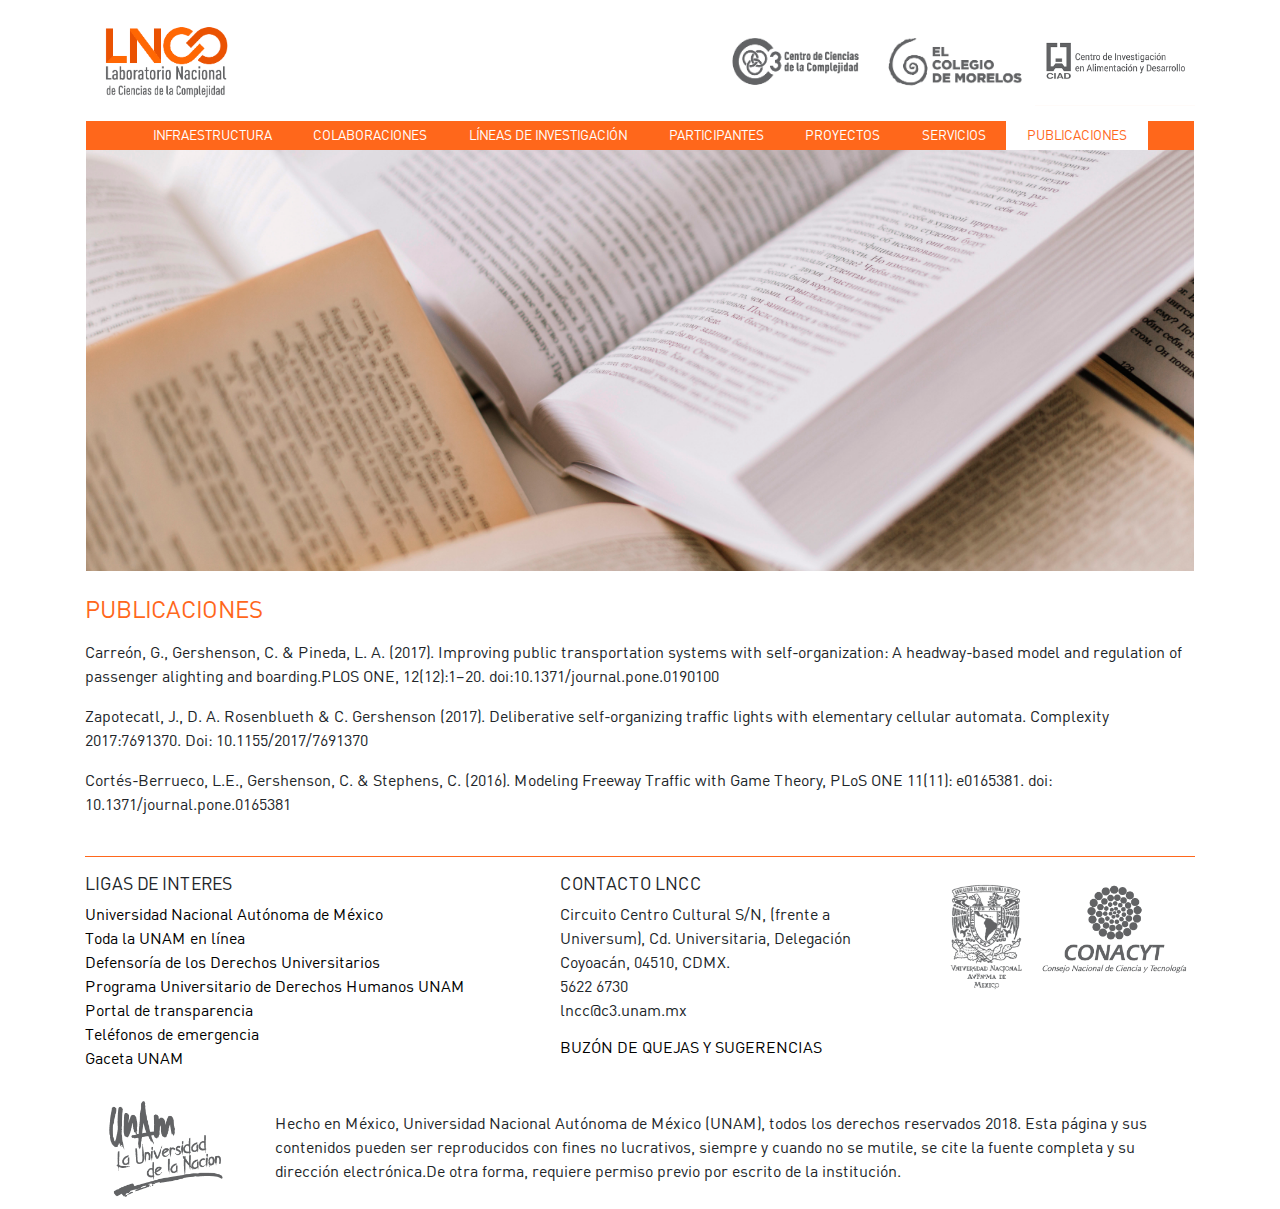
<file: publicaciones.html>
<!DOCTYPE html>
<html lang="es">

<head>
    <title>Publicaciones</title>
    <meta charset="UTF-8">
    <meta name="viewport" content="width=device-width, initial-scale=1, shrink-to-fit=no">
    <meta http-equiv="x-ua-compatible" content="ie=edge">
    <link href='images/faviconLNCC.png' rel='shortcut icon' type='image/png' />

    <!--ETIQUETAS PARA EL SEO-->
    <meta name="keywords"
        content="Laboratorio Nacional de Ciencias de la Complejidad, UNAM, C3, Centro de Ciencias de la Complejidad">
    <meta name="description"
        content="Desde 2014, el LNCC ha tenido el objetivo de investigar e innovar para contribuir a la solución de problemas nacionales mediante la generación y aplicación de conocimiento sobre el estudio científico de los sistemas complejos.">
    <meta name="author" content="Jesús Esteban Sánchez Alcántara">
    <meta name="owner" content="Laboratorio Nacional de Ciencias de la Complejidad">
    <meta name="robots" content="index,follow">
    <link rel="canonical" href="https://lncc.c3.unam.mx/publicaciones.html" />

    <!--CARGA DE ESTILOS CSS DE BOOTSTRAP 4.5.2-->
    <link rel="stylesheet" href="css/bootstrap.min.css">
    <!--  CARGA DE FONT AWESOME -->
    <link rel="stylesheet" href="css/all.min.css">
    <!--CARGA DE ESTILOS CSS PERSONALIZADOS -->
    <link rel="stylesheet" href="css/estilos.css">
</head>

<body>
    <!--=====================================
    =            Sección inicio            =
    ======================================-->
    <section id="inicio">
        <header class="fixed-top" id="encabezado">
            <!--ENCABEZADO DEL SITIO-->
            <div class="container bg-white">
                <div class="row">
                    <div class="col-3 col-md-2 d-flex align-items-center">
                        <a href="index.html">
                            <img src="images/logos/LNCC.png" alt="Logo LNCC" class="img-fluid">
                        </a>
                    </div>
                    <div class="col-9 col-md-10 d-flex justify-content-end align-items-center">
                        <a href="https://www.c3.unam.mx/" target="_blank" class="logo">
                            <img src="images/logos/C3.png" alt="Logo del C3" class="img-fluid">
                        </a>
                        <a href="https://elcolegiodemorelos.edu.mx/" target="_blank" class="logo">
                            <img src="images/logos/MORELOS.png" alt="Logo del Colegio de Morelos" class="img-fluid">
                        </a>
                        <a href="https://www.ciad.mx/" target="_blank" class="logo">
                            <img src="images/logos/CIAD.png" alt="Logo CIAD" class="img-fluid">
                        </a>
                    </div>
                </div><!-- /.row-->
            </div><!-- /.container-->

            <!--MENU DE NAVEGACION DEL SITIO-->
            <nav id="menu-navegacion" class="navbar navbar-dark bg-primary contenedorNav navbar-expand-md">
                <!--Botón del menú responsive-->
                <button type="button" class="navbar-toggler d-md-none" data-toggle="collapse"
                    data-target="#menu-principal" aria-controls="menu-principal" arial-expanded="false"
                    arial-label="Desplegar menu de navegacion">
                    <span class="boton-menu"></span>
                </button>

                <!--Barra de navegacion-->
                <div id="menu-principal" class="collapse navbar-collapse">
                    <ul class="navbar-nav m-auto">
                        <li class="nav-item">
                            <a href="infraestructura.html" class="nav-link">Infraestructura</a>
                        </li>
                        <li class="nav-item">
                            <a href="colaboraciones.html" class="nav-link">Colaboraciones</a>
                        </li>
                        <li class="nav-item">
                            <a href="lineasdeinvestigacion.html" class="nav-link">Líneas de investigación</a>
                        </li>
                        <li class="nav-item">
                            <a href="participantes.html" class="nav-link">Participantes</a>
                        </li>
                        <li class="nav-item">
                            <a href="proyectos.html" class="nav-link">Proyectos</a>
                        </li>
                        <li class="nav-item">
                            <a href="servicios.html" class="nav-link">Servicios</a>
                        </li>
                        <li class="nav-item">
                            <a href="publicaciones.html" class="nav-link active">Publicaciones</a>
                        </li>
                    </ul>
                </div>
            </nav>
        </header><!-- /.navbar-fixed-top-->
        <div class="container px-0 px-xl-3">
            <img src="images/banner/publicaciones.jpg" alt="Banner publicaciones" class="img-fluid banner">
        </div><!-- /.container-->
    </section><!-- /#inicio-->

    <!--=====================================
    =                Main                   =
    ======================================-->
    <main id="main-interno">
        <div class="container">
            <div class="row ">
                <div class="col-12">
                    <h1 class="titulo-seccion">Publicaciones</h1>
                    <p>Carreón, G., Gershenson, C. & Pineda, L. A. (2017). Improving public transportation systems with
                        self-organization: A headway-based model and regulation of passenger alighting and boarding.
                        ​PLOS ONE, 12(12):1–20. ​doi:10.1371/journal.pone.0190100​ ​</p>
                    <p>Zapotecatl, J., D. A. Rosenblueth & C. Gershenson (2017). Deliberative self-organizing traffic
                        lights with elementary cellular automata. ​Complexity 2017:7691370. Doi: 10.1155/2017/7691370​
                    </p>
                    <p>Cortés-Berrueco, L.E., Gershenson, C. & Stephens, C. (2016). Modeling Freeway Traffic with Game
                        Theory, ​PLoS ONE ​11​(11): e0165381. doi:​10.1371/journal.pone.0165381</p>
                </div><!-- /.col-12-->
            </div><!-- /.row-->
        </div><!-- /.container-->
    </main><!-- /#main-interno-->

    <!--=====================================
    =                Footer                  =
    ======================================-->
    <footer id="footer">
        
    </footer>

    <!-- CARGAR DE JQUERY -->
    <script src="js/jquery-3.5.1.min.js"></script>
    <!-- CARGA DE BOOTSTRAP JS -->
    <script src="js/bootstrap.min.js"></script>
    <!-- Carga de scripts.js -->
    <script src="js/scripts.js"></script>
</body>

</html>
</file>
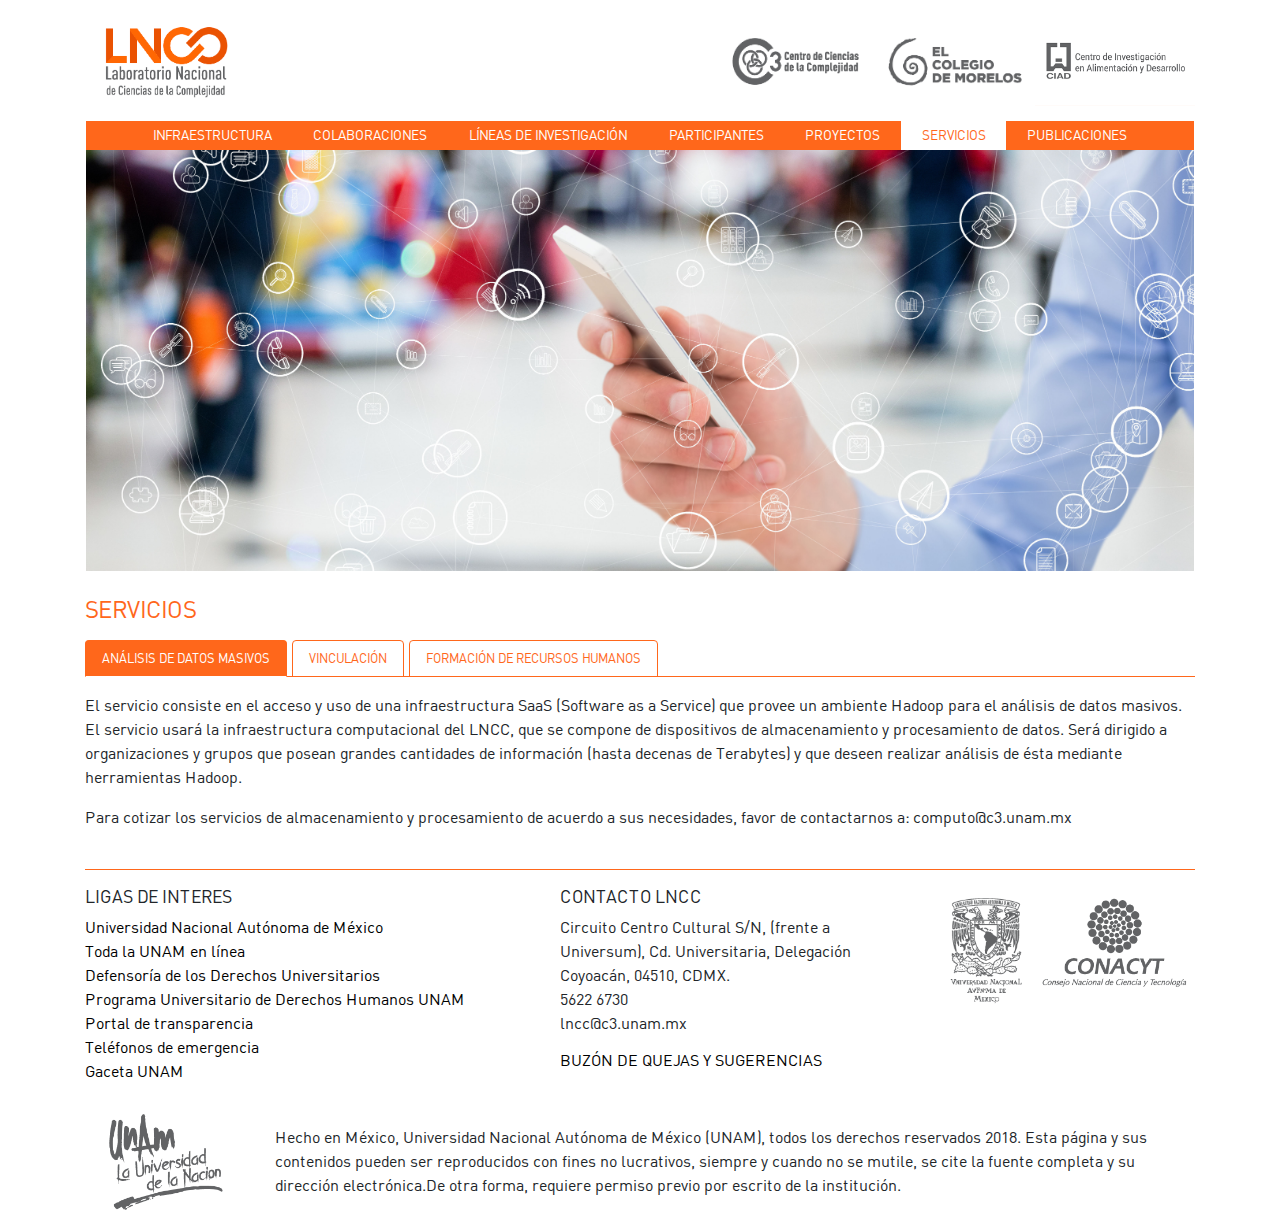
<file: servicios.html>
<!DOCTYPE html>
<html lang="es">

<head>
    <title>Servicios</title>
    <meta charset="UTF-8">
    <meta name="viewport" content="width=device-width, initial-scale=1, shrink-to-fit=no">
    <meta http-equiv="x-ua-compatible" content="ie=edge">
    <link href='images/faviconLNCC.png' rel='shortcut icon' type='image/png' />

    <!--ETIQUETAS PARA EL SEO-->
    <meta name="keywords"
        content="Laboratorio Nacional de Ciencias de la Complejidad, UNAM, C3, Centro de Ciencias de la Complejidad">
    <meta name="description"
        content="Desde 2014, el LNCC ha tenido el objetivo de investigar e innovar para contribuir a la solución de problemas nacionales mediante la generación y aplicación de conocimiento sobre el estudio científico de los sistemas complejos.">
    <meta name="author" content="Jesús Esteban Sánchez Alcántara">
    <meta name="owner" content="Laboratorio Nacional de Ciencias de la Complejidad">
    <meta name="robots" content="index,follow">
    <link rel="canonical" href="https://lncc.c3.unam.mx/servicios.html" />

    <!--CARGA DE ESTILOS CSS DE BOOTSTRAP 4.5.2-->
    <link rel="stylesheet" href="css/bootstrap.min.css">
    <!--  CARGA DE FONT AWESOME -->
    <link rel="stylesheet" href="css/all.min.css">
    <!--CARGA DE ESTILOS CSS PERSONALIZADOS -->
    <link rel="stylesheet" href="css/estilos.css">
</head>

<body>
    <!--=====================================
    =            Sección inicio            =
    ======================================-->
    <section id="inicio">
        <header class="fixed-top" id="encabezado">
            <!--ENCABEZADO DEL SITIO-->
            <div class="container bg-white">
                <div class="row">
                    <div class="col-3 col-md-2 d-flex align-items-center">
                        <a href="index.html">
                            <img src="images/logos/LNCC.png" alt="Logo LNCC" class="img-fluid">
                        </a>
                    </div>
                    <div class="col-9 col-md-10 d-flex justify-content-end align-items-center">
                        <a href="https://www.c3.unam.mx/" target="_blank" class="logo">
                            <img src="images/logos/C3.png" alt="Logo del C3" class="img-fluid">
                        </a>
                        <a href="https://elcolegiodemorelos.edu.mx/" target="_blank" class="logo">
                            <img src="images/logos/MORELOS.png" alt="Logo del Colegio de Morelos" class="img-fluid">
                        </a>
                        <a href="https://www.ciad.mx/" target="_blank" class="logo">
                            <img src="images/logos/CIAD.png" alt="Logo CIAD" class="img-fluid">
                        </a>
                    </div>
                </div><!-- /.row-->
            </div><!-- /.container-->

            <!--MENU DE NAVEGACION DEL SITIO-->
            <nav id="menu-navegacion" class="navbar navbar-dark bg-primary contenedorNav navbar-expand-md">
                <!--Botón del menú responsive-->
                <button type="button" class="navbar-toggler d-md-none" data-toggle="collapse"
                    data-target="#menu-principal" aria-controls="menu-principal" arial-expanded="false"
                    arial-label="Desplegar menu de navegacion">
                    <span class="boton-menu"></span>
                </button>

                <!--Barra de navegacion-->
                <div id="menu-principal" class="collapse navbar-collapse">
                    <ul class="navbar-nav m-auto">
                        <li class="nav-item">
                            <a href="infraestructura.html" class="nav-link">Infraestructura</a>
                        </li>
                        <li class="nav-item">
                            <a href="colaboraciones.html" class="nav-link">Colaboraciones</a>
                        </li>
                        <li class="nav-item">
                            <a href="lineasdeinvestigacion.html" class="nav-link">Líneas de investigación</a>
                        </li>
                        <li class="nav-item">
                            <a href="participantes.html" class="nav-link">Participantes</a>
                        </li>
                        <li class="nav-item">
                            <a href="proyectos.html" class="nav-link">Proyectos</a>
                        </li>
                        <li class="nav-item">
                            <a href="servicios.html" class="nav-link active">Servicios</a>
                        </li>
                        <li class="nav-item">
                            <a href="publicaciones.html" class="nav-link">Publicaciones</a>
                        </li>
                    </ul>
                </div>
            </nav>
        </header><!-- /.navbar-fixed-top-->
        <div class="container px-0 px-xl-3">
            <img src="images/banner/servicios.jpg" alt="Banner servicios" class="img-fluid banner">
        </div><!-- /.container-->
    </section><!-- /#inicio-->

    <!--=====================================
    =                Main                   =
    ======================================-->
    <main id="main-interno">
        <div class="container">
            <div class="row ">
                <div class="col-12">
                    <h1 class="titulo-seccion">Servicios</h1>
                    <!--nav tabs-->
                    <ul class="nav nav-tabs" id="myTab" role="tablist">
                        <li class="nav-item" role="presentation">
                            <a class="nav-link active" id="datos-tab" data-toggle="tab" href="#datos" role="tab"
                                aria-controls="datos" aria-selected="true">Análisis de datos masivos</a>
                        </li>
                        <li class="nav-item" role="presentation">
                            <a class="nav-link" id="vinculacion-tab" data-toggle="tab" href="#vinculacion" role="tab"
                                aria-controls="vinculacion" aria-selected="false">Vinculación</a>
                        </li>
                        <li class="nav-item" role="presentation">
                            <a class="nav-link" id="recursos-tab" data-toggle="tab" href="#recursos" role="tab"
                                aria-controls="recursos" aria-selected="false">Formación de recursos humanos</a>
                        </li>
                    </ul>
                    <!--tab content-->
                    <div class="tab-content" id="myTabContent">
                        <div class="tab-pane fade show active" id="datos" role="tabpanel" aria-labelledby="datos-tab">
                            <p>El servicio consiste en el acceso y uso de una infraestructura SaaS (Software as a
                                Service) que provee un ambiente Hadoop para el análisis de datos masivos. El servicio
                                usará la infraestructura computacional del LNCC, que se compone de dispositivos de
                                almacenamiento y procesamiento de datos. Será dirigido a organizaciones y grupos que
                                posean grandes cantidades de información (hasta decenas de Terabytes) y que deseen
                                realizar análisis de ésta mediante herramientas Hadoop.</p>
                            <p>Para cotizar los servicios de almacenamiento y procesamiento de acuerdo a sus
                                necesidades, favor de contactarnos a: computo@c3.unam.mx</p>
                        </div><!--datos-tab-->
                        <div class="tab-pane fade" id="vinculacion" role="tabpanel" aria-labelledby="vinculacion-tab">
                            <p>Los proyectos del LNCC tienen un componente importante de vinculación, dada la naturaleza
                                de los problemas que se enfrentan.</p>
                            <p>La vinculación con los gobiernos de la Ciudad de México (Secretaría de Movilidad, Sistema
                                de Transporte Colectivo Metro) y del Estado de Morelos (Secretaría de Movilidad y
                                Transporte) serán prioritarias para lograr las metas del proyecto.</p>
                            <p>Se buscará colaborar con otros Laboratorios Nacionales: LANCIS, LNPP, SiT-LOG Lab, LANIF,
                                LANABIO, y LaNSBioDyT.</p>
                        </div><!--vinculacion-tab-->
                        <div class="tab-pane fade" id="recursos" role="tabpanel" aria-labelledby="recursos-tab">
                            <p>Los miembros del LNCC son activos en la formación de recursos humanos a niveles de Licenciatura, maestría, doctorado y posdoctorado.
                                PNPC vinculados:</p>
                                <ul>
                                    <li>207067 - doctorado en Ciencia e ingeniería de la computación</li>
                                    <li>207076 - doctorado en ingeniería en sistemas</li>
                                    <li>207056 - doctorado en antropología</li>
                                    <li>207046 - doctorado en ciencias (física)</li>
                                    <li>207038 - doctorado en ciencias biológicas</li>
                                    <li>207031 - doctorado en ciencias bioquímicas</li>
                                    <li>207011 - doctorado en ciencias biomédicas</li>
                                    <li>207029 - maestría en ciencia e ingeniería de la computación</li>
                                    <li>207042 - maestría en ciencias (física)</li>
                                    <li>207008 - maestría en ciencias matemáticas</li>
                                    <li>207133 - maestría en ciencias biológicas</li>
                                    <li>207030 - maestría en ciencias bioquímicas</li>
                                </ul>
                        </div><!--recursos-tab-->
                    </div><!--/tab content-->
                </div><!-- /.col-12-->
            </div><!-- /.row-->
        </div><!-- /.container-->
    </main><!-- /#main-interno-->

    <!--=====================================
    =                Footer                  =
    ======================================-->
    <footer id="footer">
       
    </footer>

    <!-- CARGAR DE JQUERY -->
    <script src="js/jquery-3.5.1.min.js"></script>
    <!-- CARGA DE BOOTSTRAP JS -->
    <script src="js/bootstrap.min.js"></script>
    <!-- Carga de scripts.js -->
    <script src="js/scripts.js"></script>
</body>

</html>
</file>
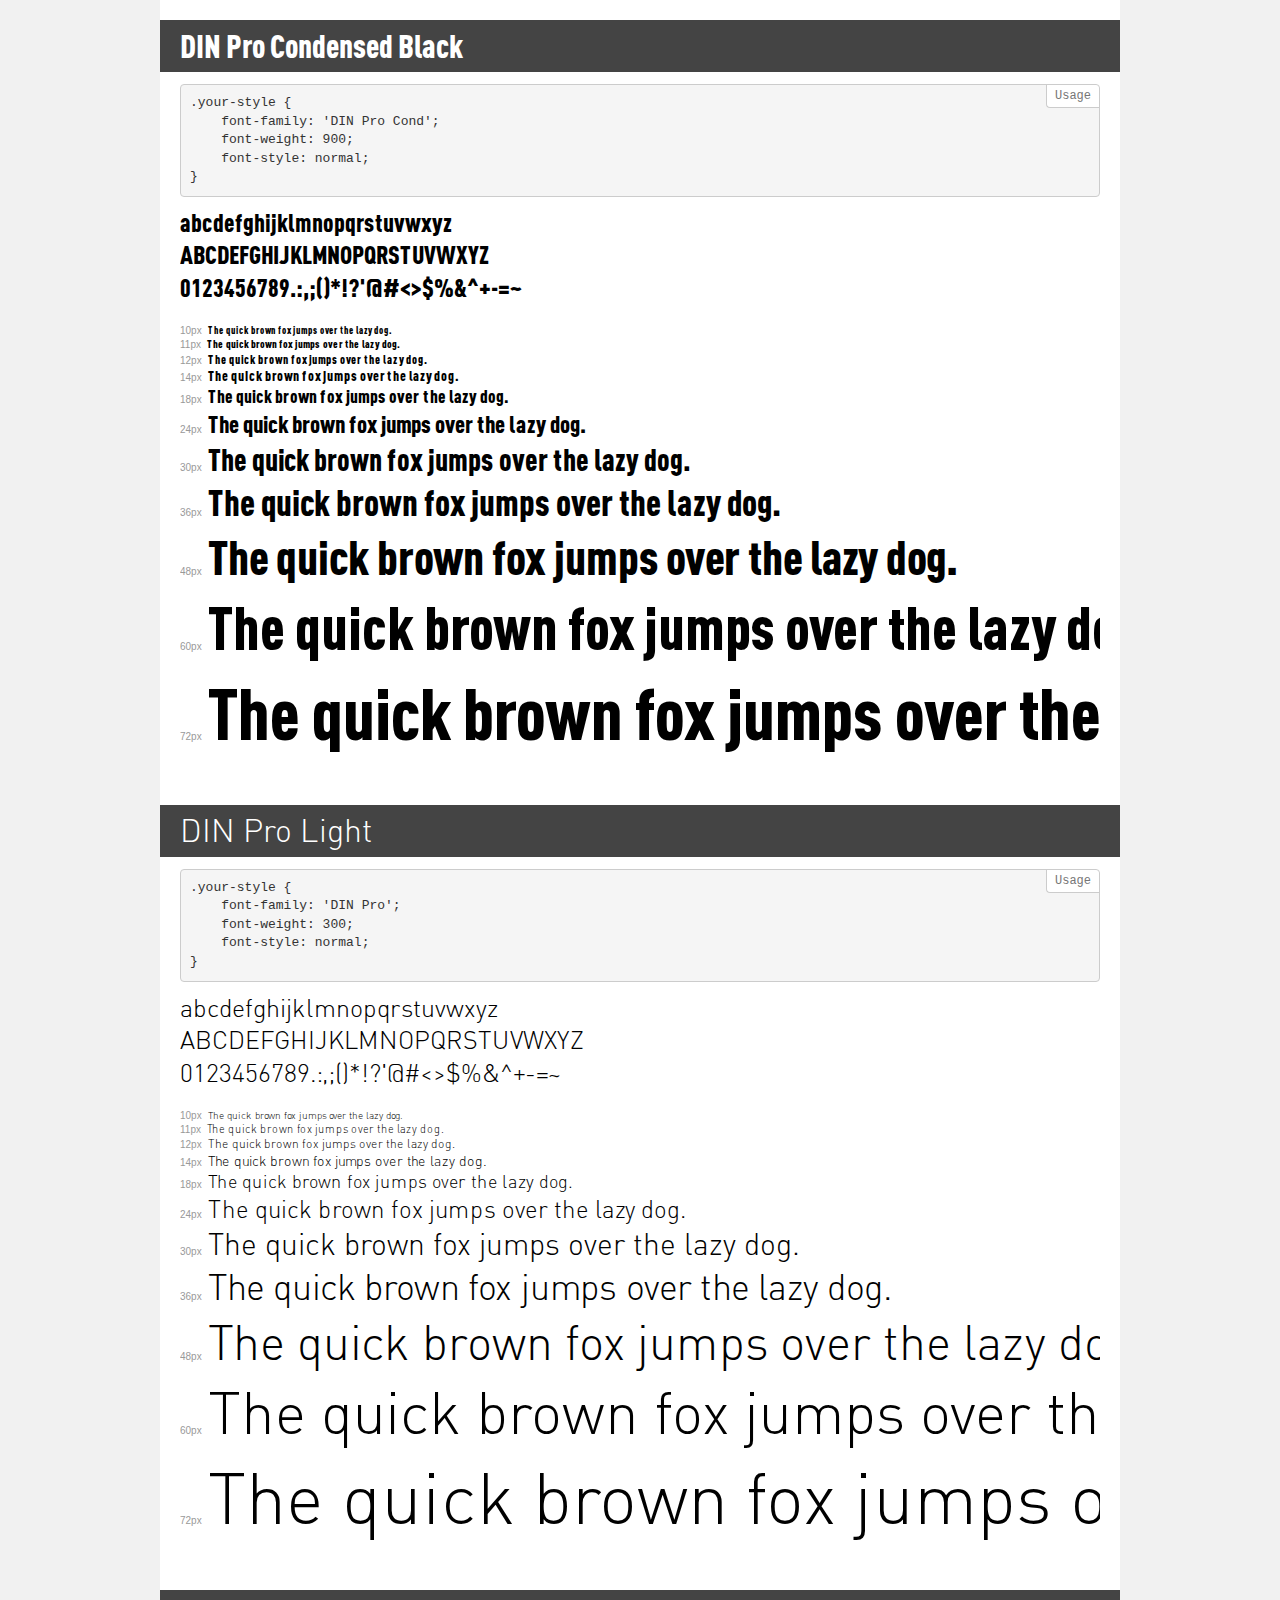
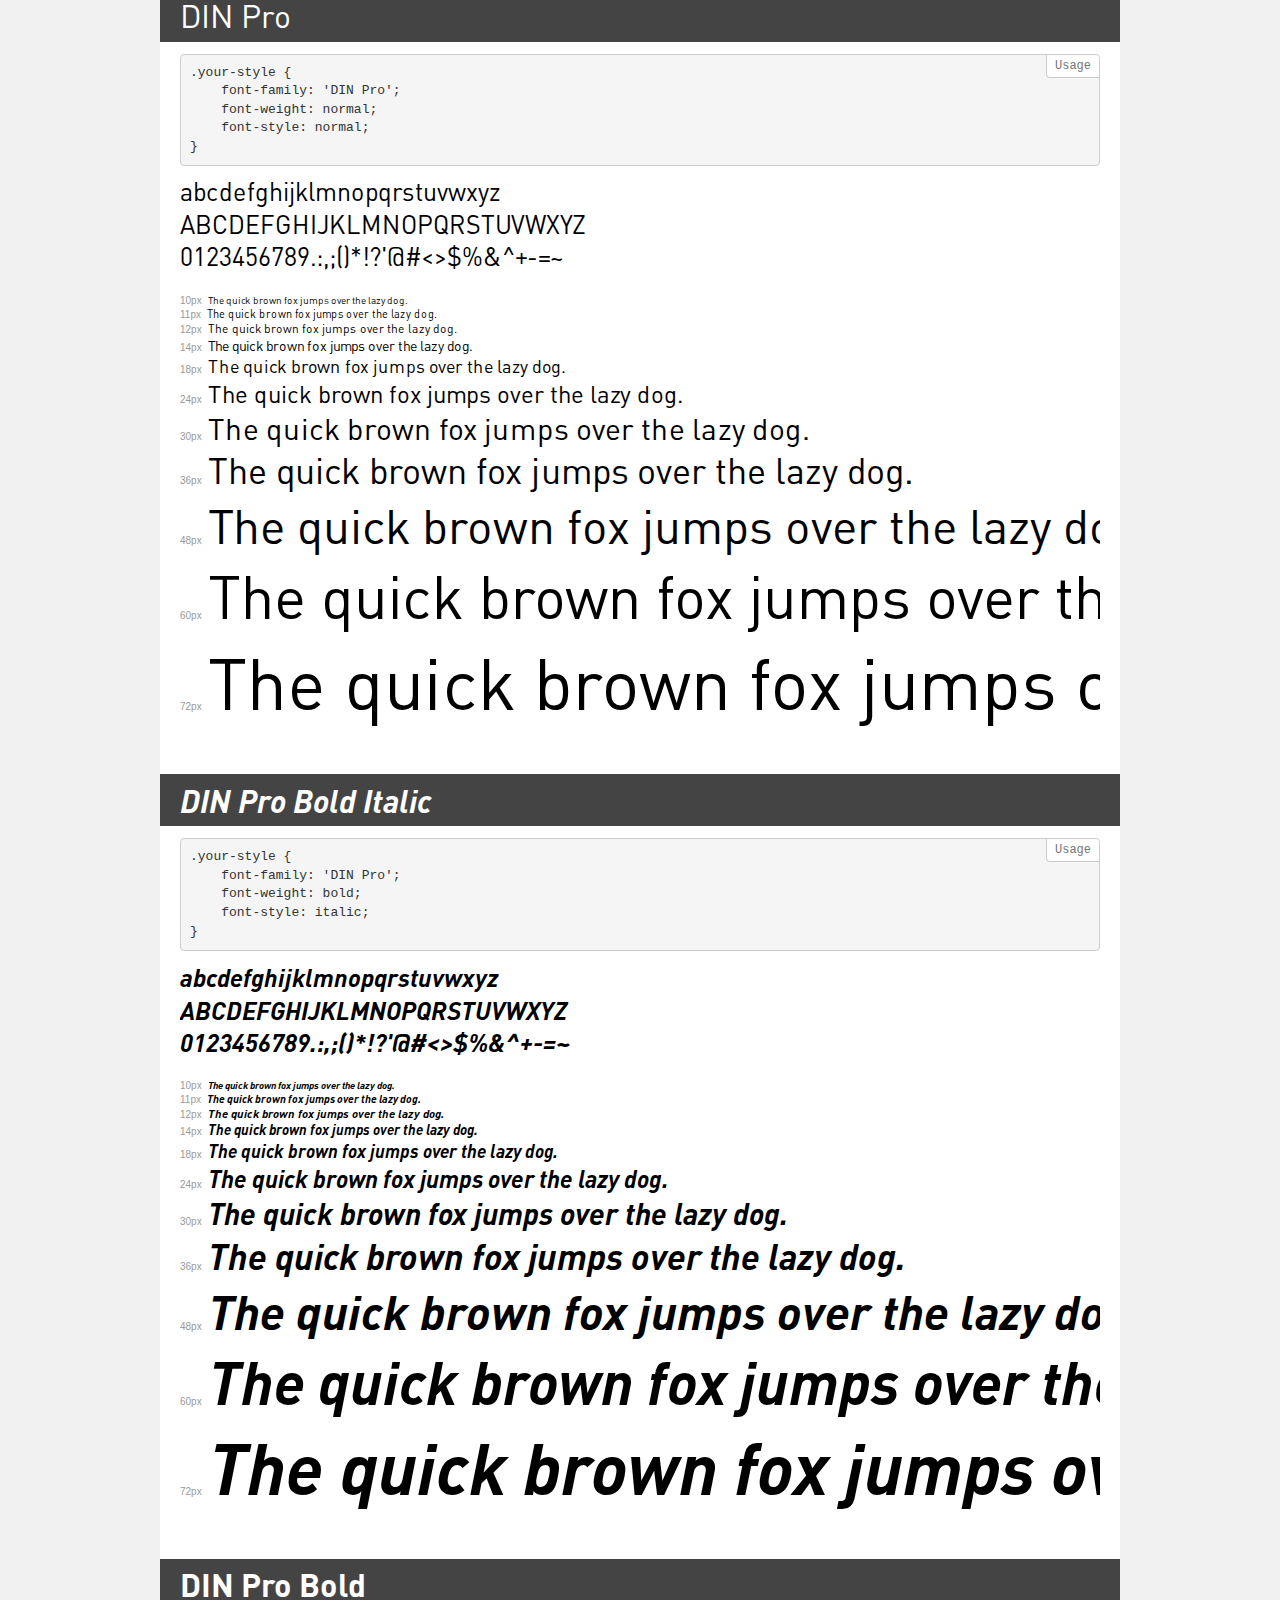
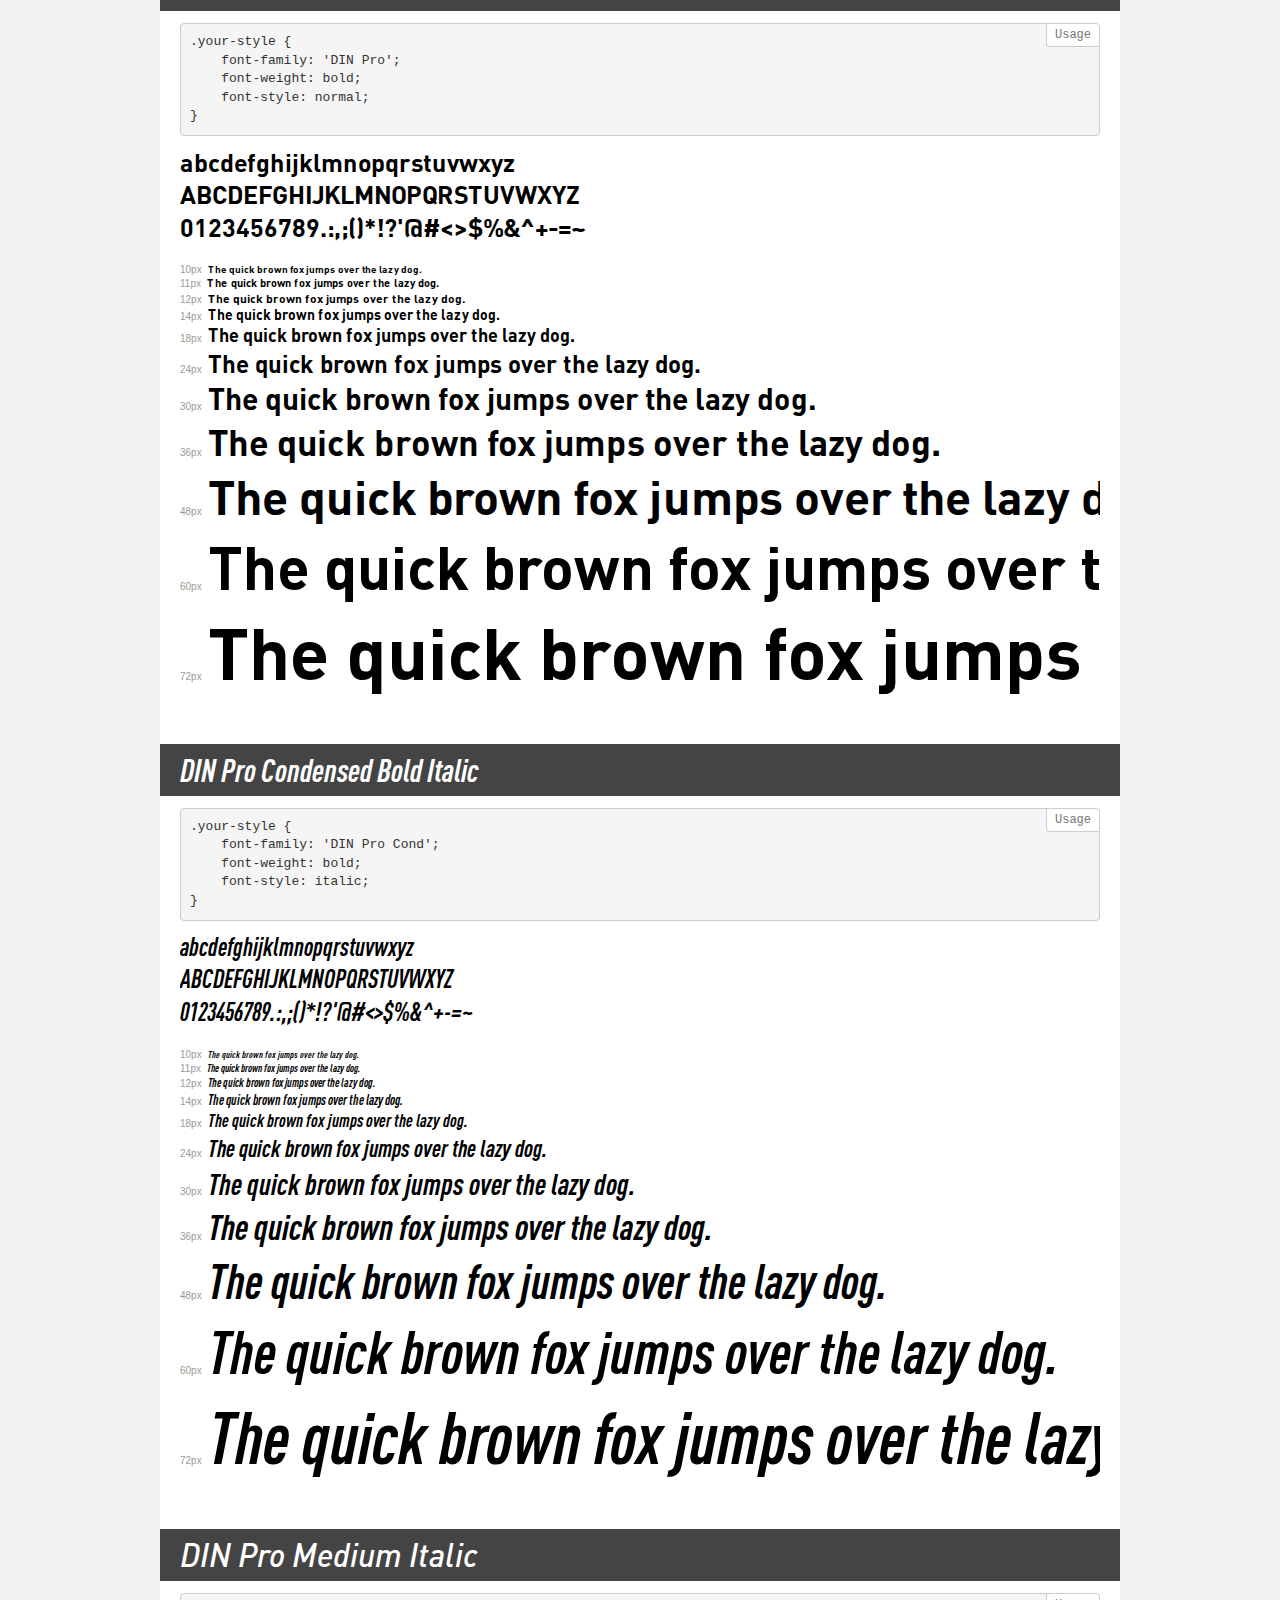
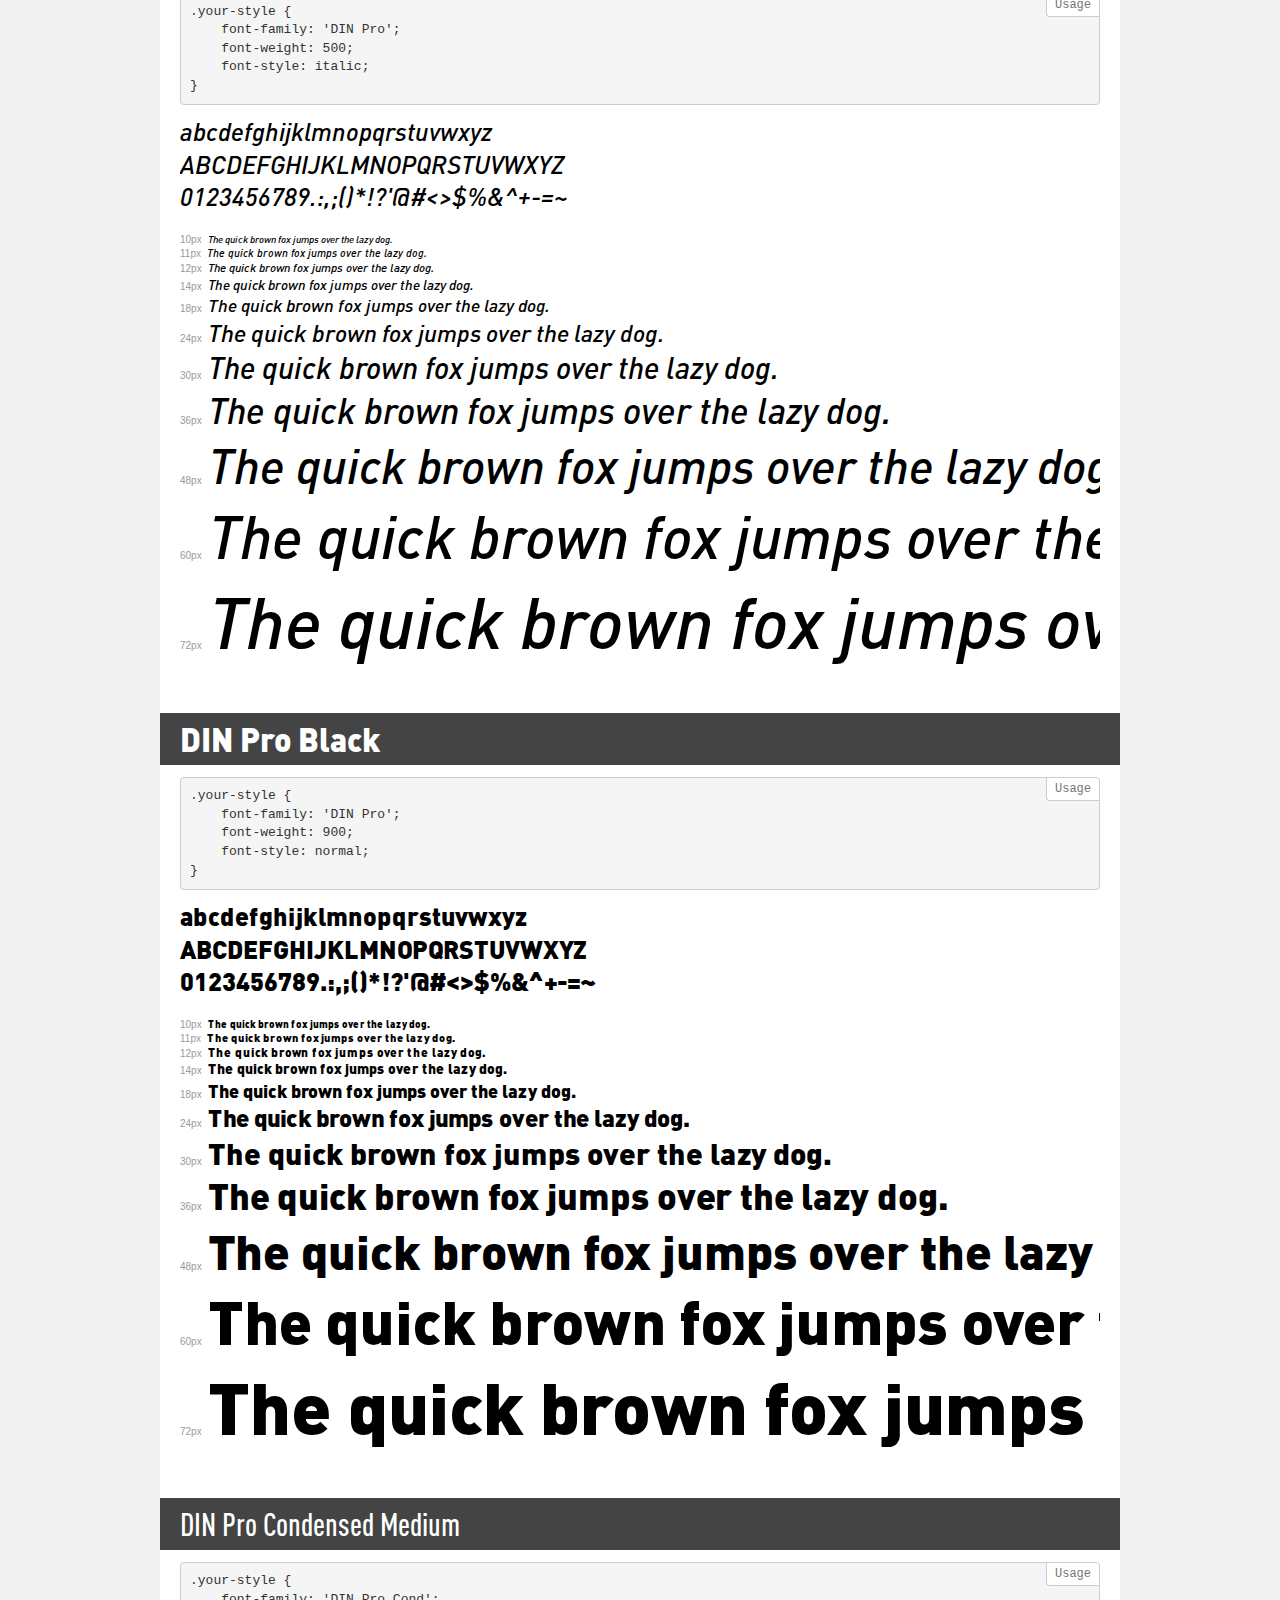
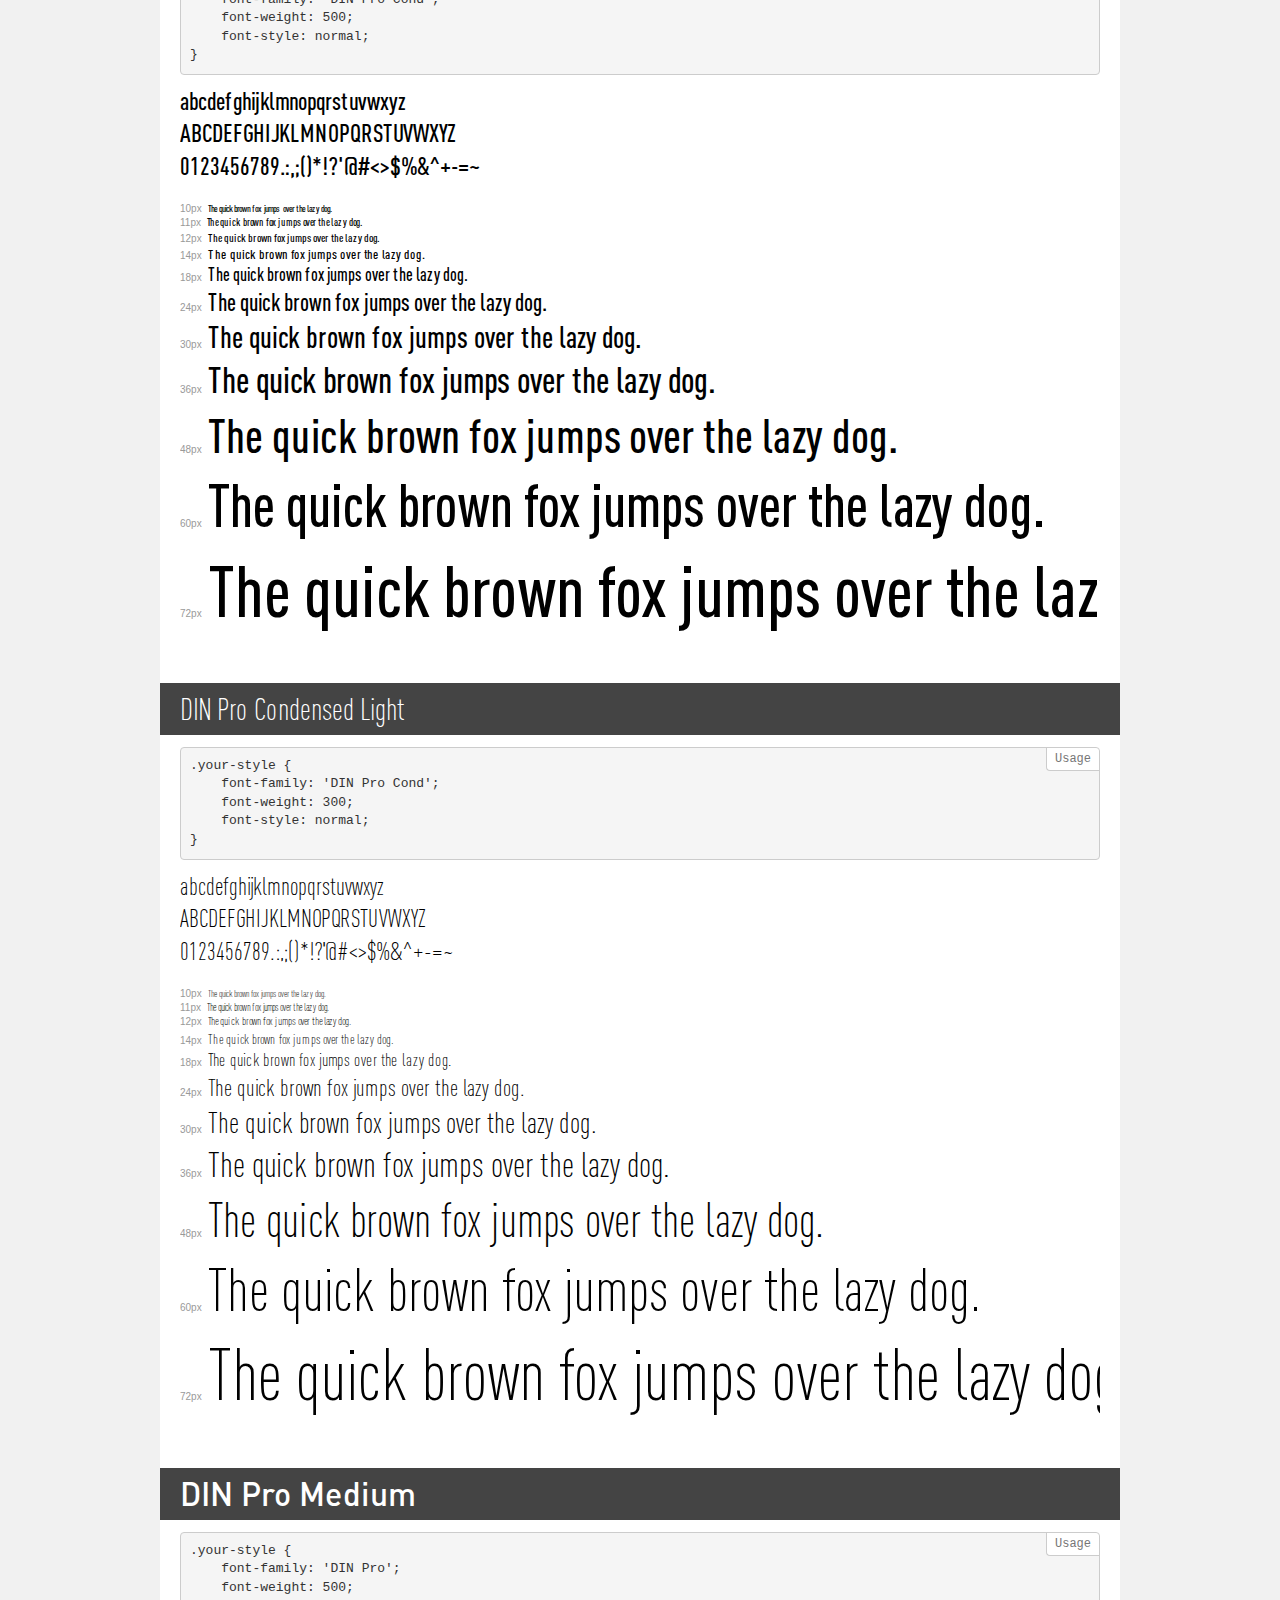
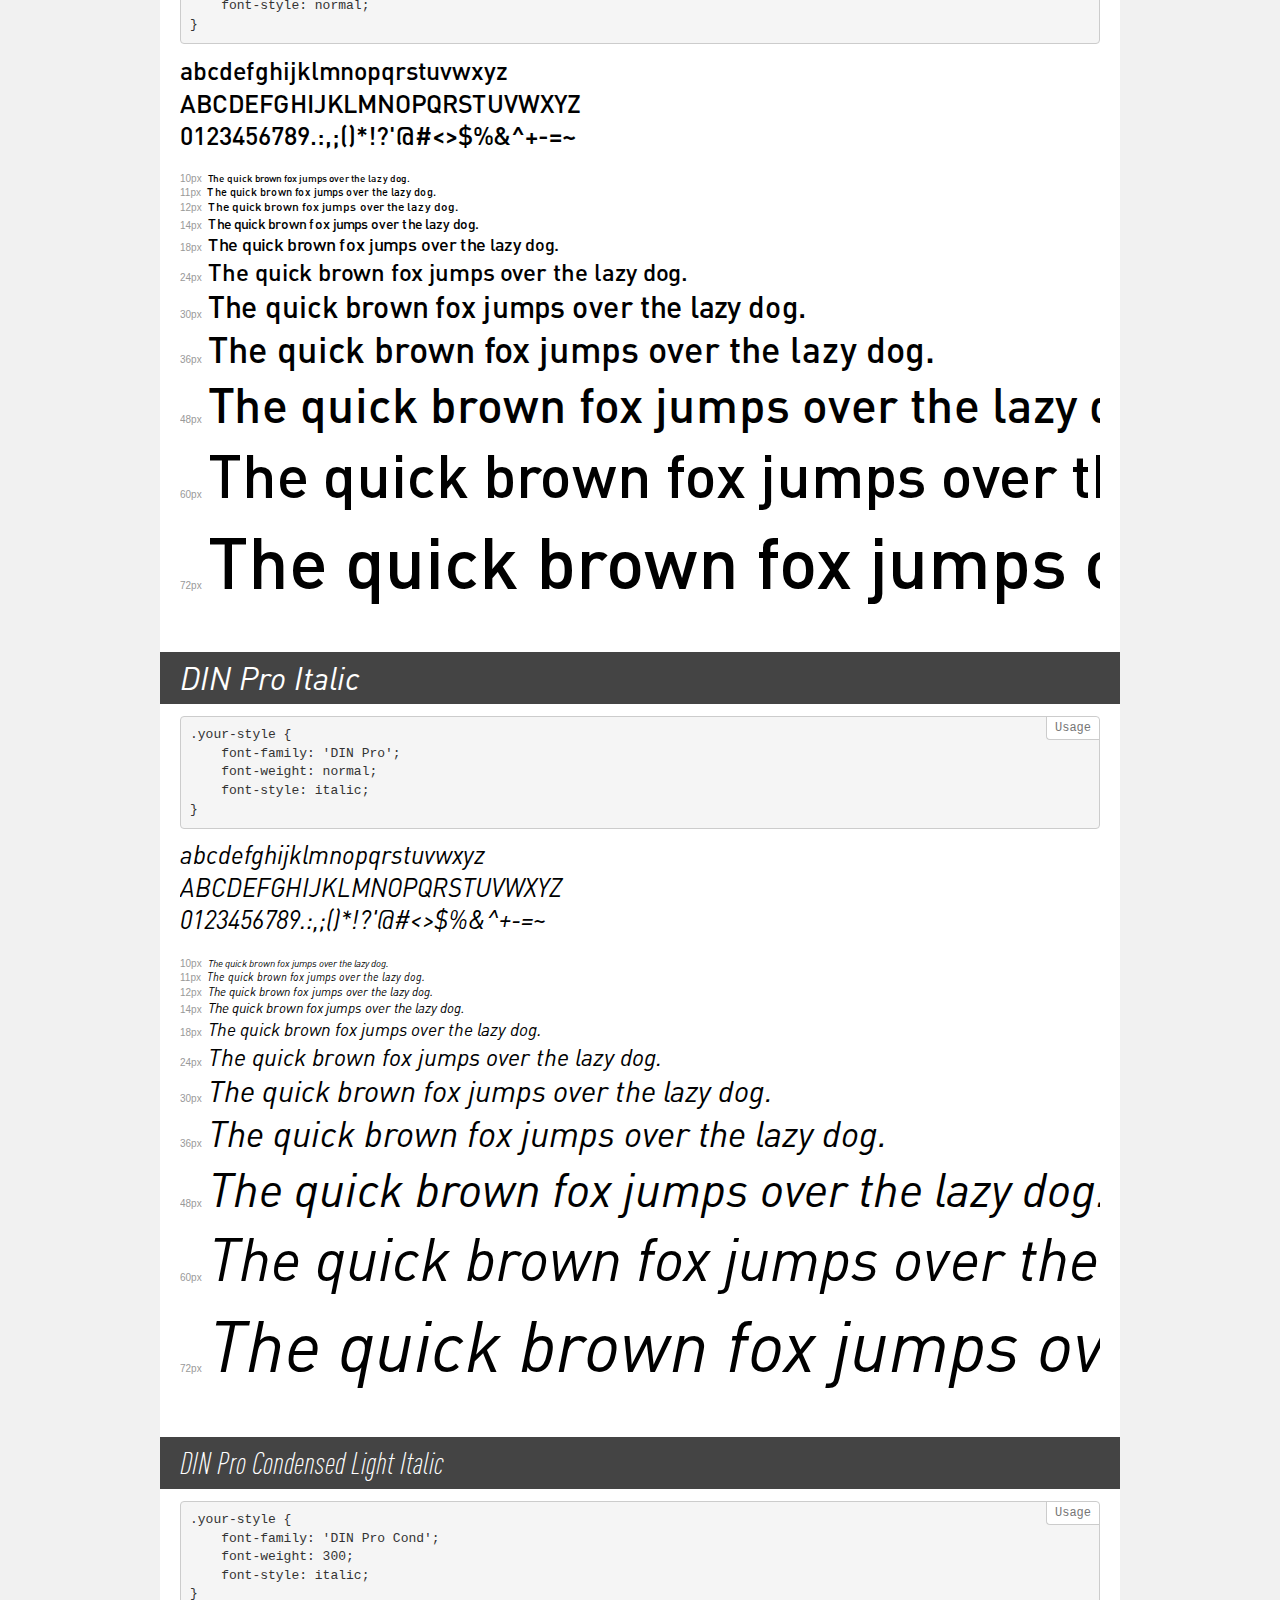
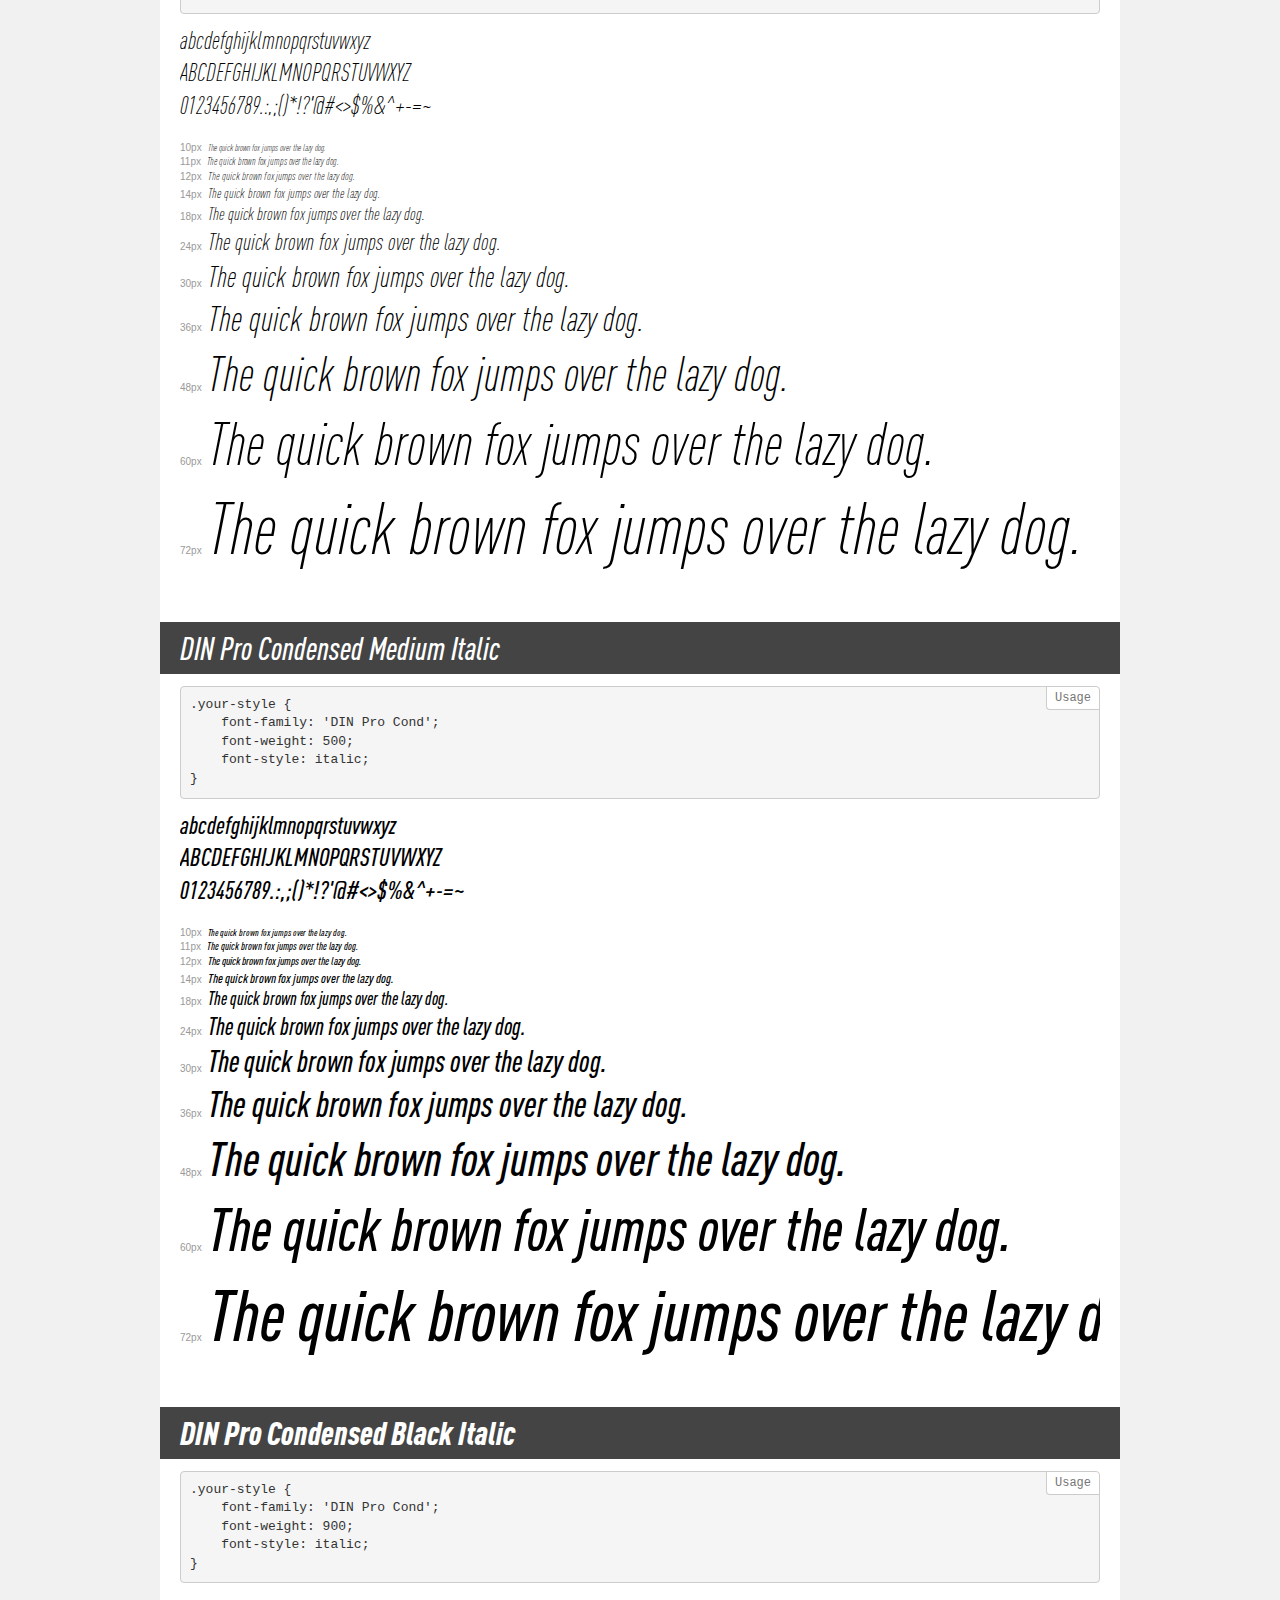
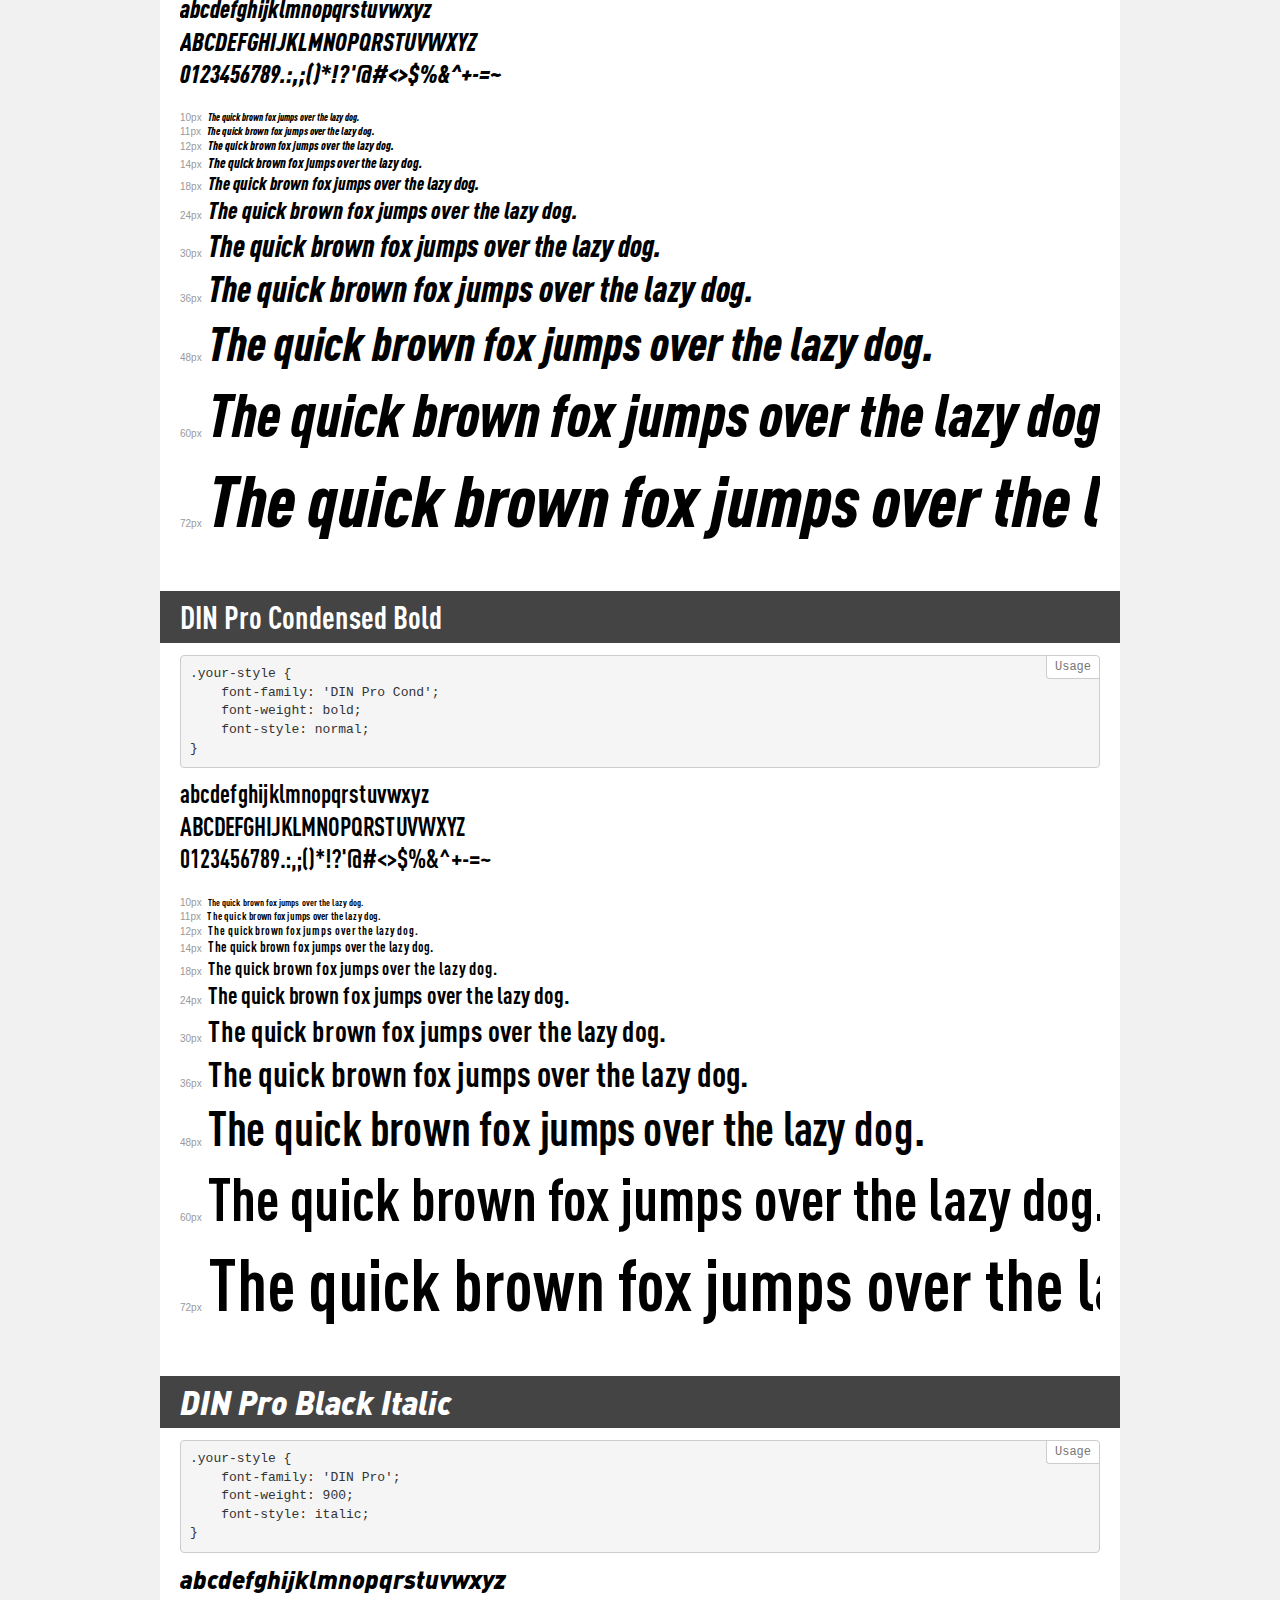
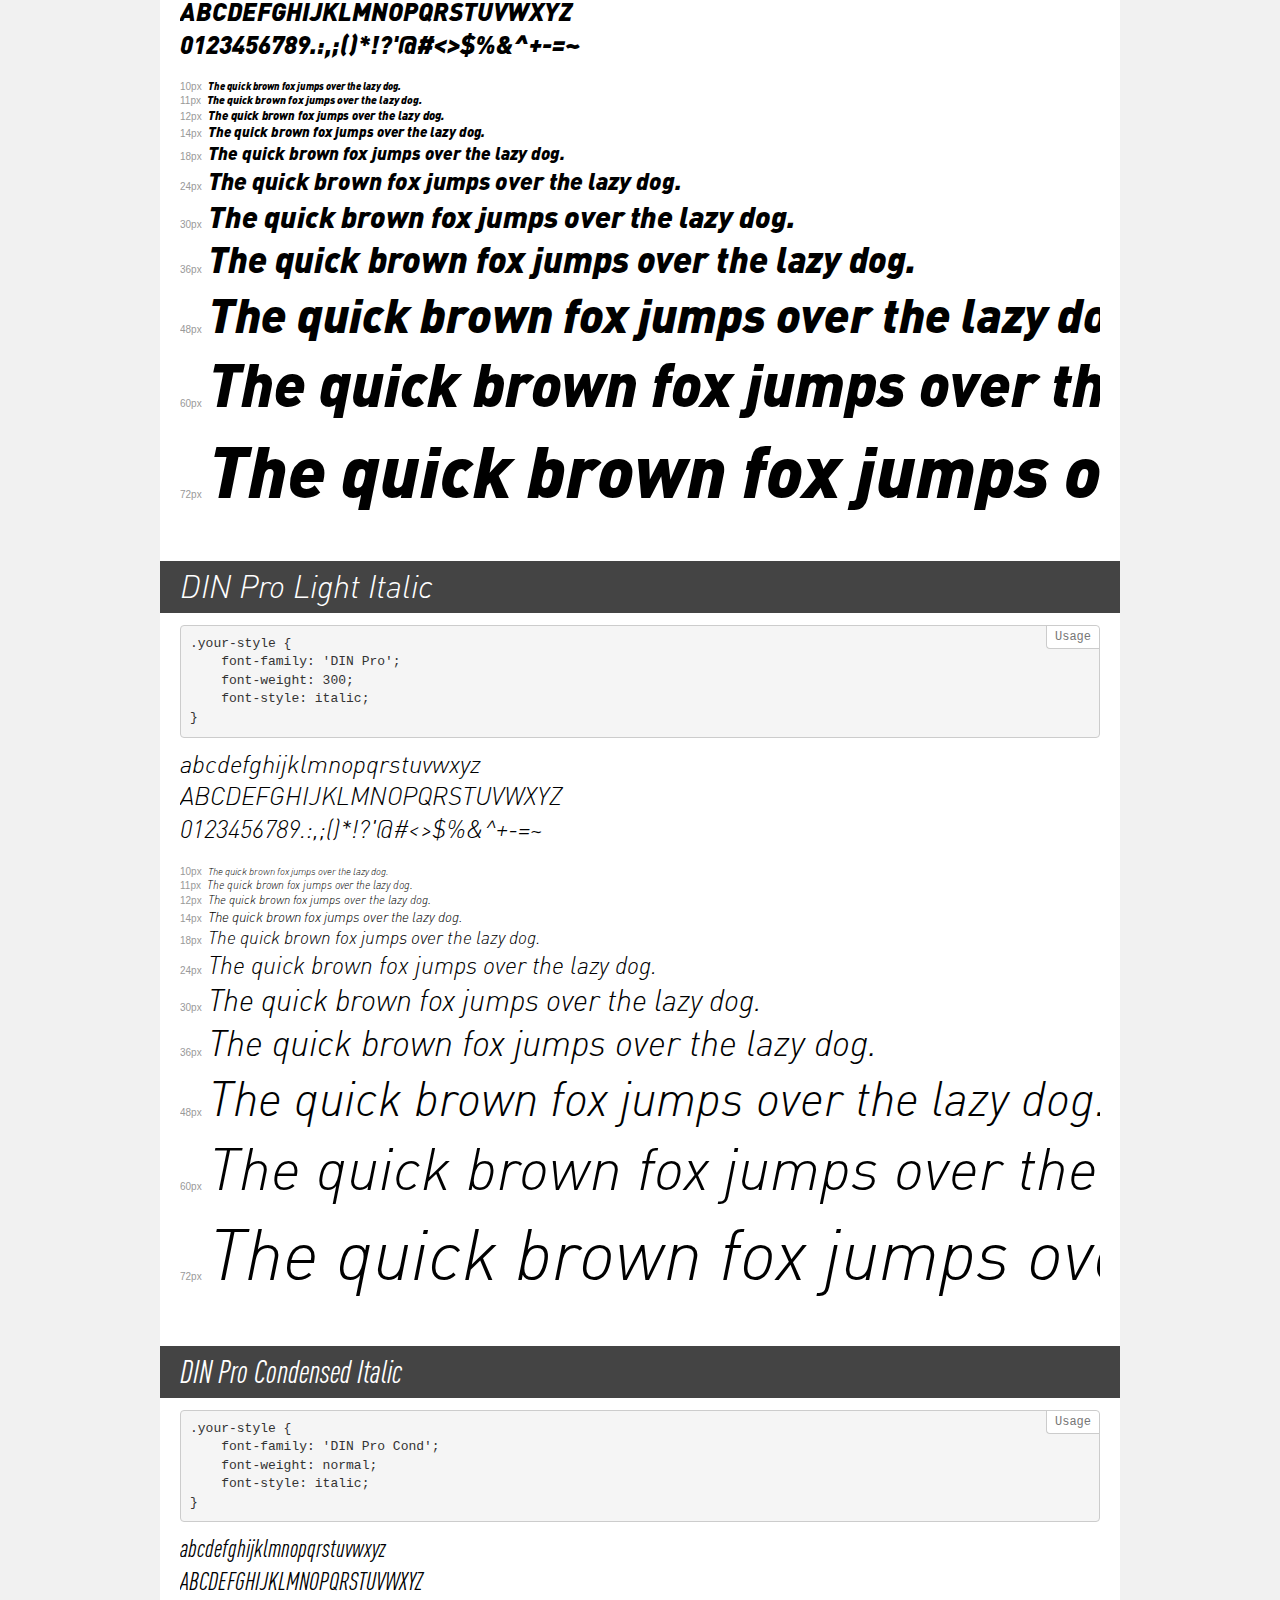
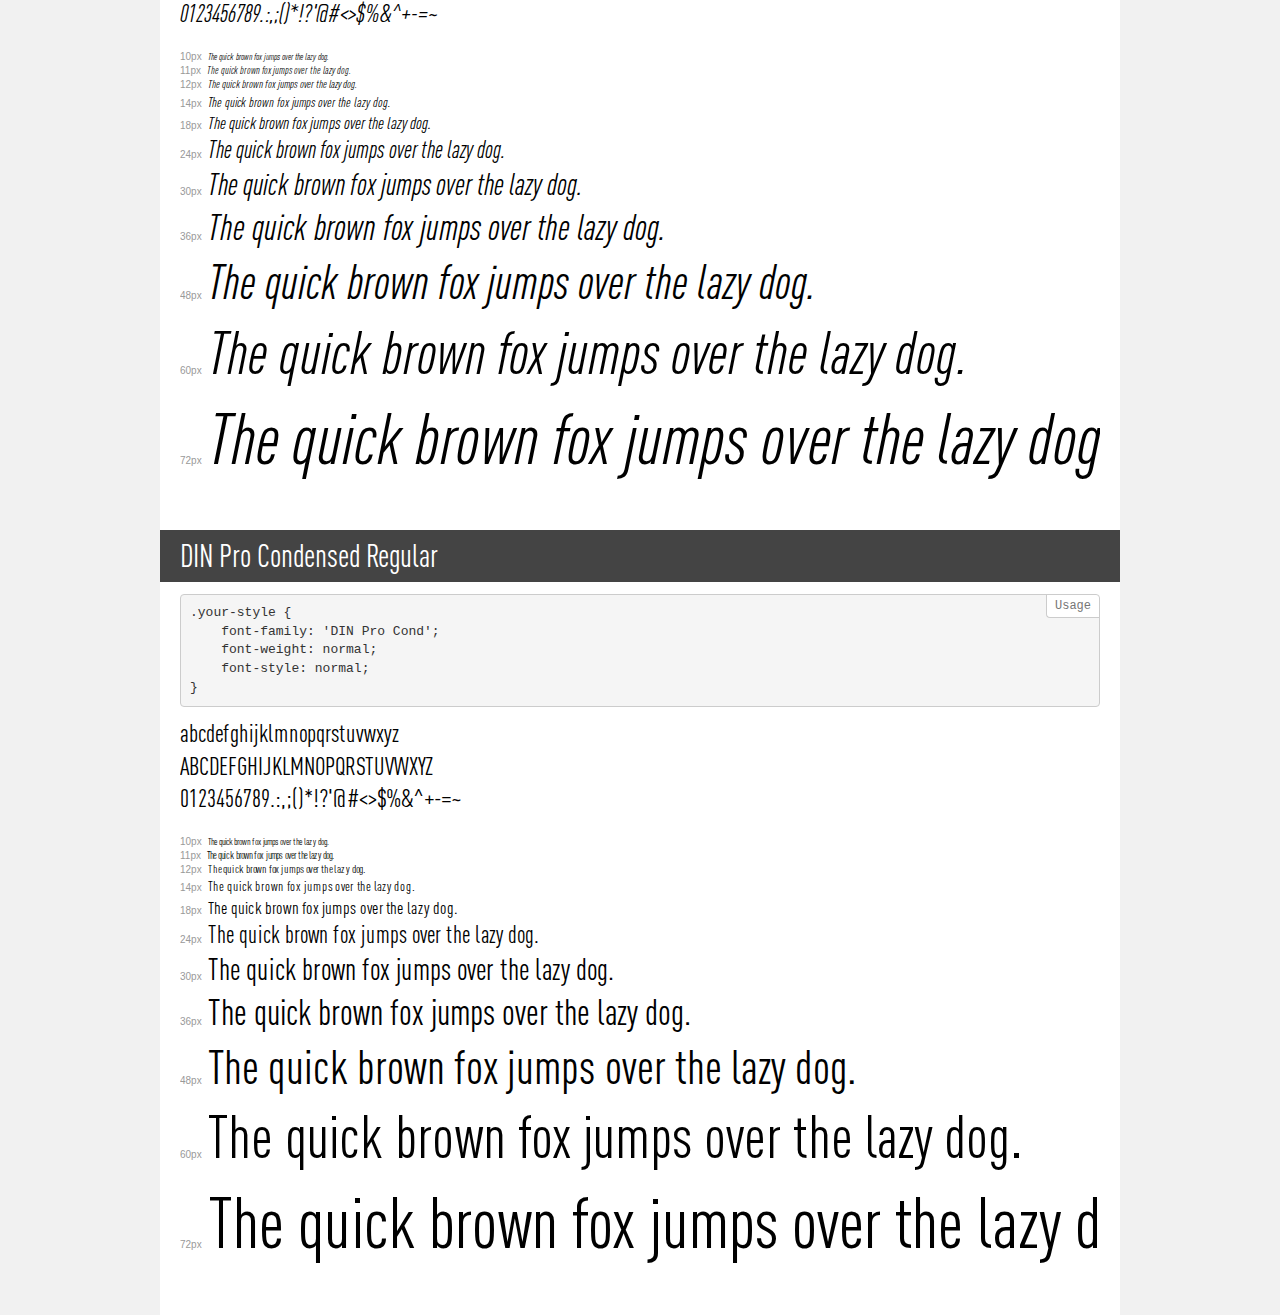
<file: fonts/demo.html>
<!DOCTYPE html>
<html>
<head>
    <meta charset="utf-8">
    <meta http-equiv="X-UA-Compatible" content="IE=edge">
    <meta name="viewport" content="width=device-width, initial-scale=1">
    <meta name="robots" content="noindex, noarchive">
    <meta name="format-detection" content="telephone=no">
    <title>Transfonter demo</title>
    <link href="stylesheet.css" rel="stylesheet">
    <style>
        /*
        http://meyerweb.com/eric/tools/css/reset/
        v2.0 | 20110126
        License: none (public domain)
        */
        html, body, div, span, applet, object, iframe,
        h1, h2, h3, h4, h5, h6, p, blockquote, pre,
        a, abbr, acronym, address, big, cite, code,
        del, dfn, em, img, ins, kbd, q, s, samp,
        small, strike, strong, sub, sup, tt, var,
        b, u, i, center,
        dl, dt, dd, ol, ul, li,
        fieldset, form, label, legend,
        table, caption, tbody, tfoot, thead, tr, th, td,
        article, aside, canvas, details, embed,
        figure, figcaption, footer, header, hgroup,
        menu, nav, output, ruby, section, summary,
        time, mark, audio, video {
            margin: 0;
            padding: 0;
            border: 0;
            font-size: 100%;
            font: inherit;
            vertical-align: baseline;
        }
        /* HTML5 display-role reset for older browsers */
        article, aside, details, figcaption, figure,
        footer, header, hgroup, menu, nav, section {
            display: block;
        }
        body {
            line-height: 1;
        }
        ol, ul {
            list-style: none;
        }
        blockquote, q {
            quotes: none;
        }
        blockquote:before, blockquote:after,
        q:before, q:after {
            content: '';
            content: none;
        }
        table {
            border-collapse: collapse;
            border-spacing: 0;
        }
        /* common styles */
        body {
            background: #f1f1f1;
            color: #000;
        }
        .page {
            background: #fff;
            width: 920px;
            margin: 0 auto;
            padding: 20px 20px 0 20px;
            overflow: hidden;
        }
        .font-container {
            overflow-x: auto;
            overflow-y: hidden;
            margin-bottom: 40px;
            line-height: 1.3;
            white-space: nowrap;
            padding-bottom: 5px;
        }
        h1 {
            position: relative;
            background: #444;
            font-size: 32px;
            color: #fff;
            padding: 10px 20px;
            margin: 0 -20px 12px -20px;
        }
        .letters {
            font-size: 25px;
            margin-bottom: 20px;
        }
        .s10:before {
            content: '10px';
        }
        .s11:before {
            content: '11px';
        }
        .s12:before {
            content: '12px';
        }
        .s14:before {
            content: '14px';
        }
        .s18:before {
            content: '18px';
        }
        .s24:before {
            content: '24px';
        }
        .s30:before {
            content: '30px';
        }
        .s36:before {
            content: '36px';
        }
        .s48:before {
            content: '48px';
        }
        .s60:before {
            content: '60px';
        }
        .s72:before {
            content: '72px';
        }
        .s10:before, .s11:before, .s12:before, .s14:before,
        .s18:before, .s24:before, .s30:before, .s36:before,
        .s48:before, .s60:before, .s72:before {
            font-family: Arial, sans-serif;
            font-size: 10px;
            font-weight: normal;
            font-style: normal;
            color: #999;
            padding-right: 6px;
        }
        pre {
            display: block;
            position: relative;
            padding: 9px;
            margin: 0 0 10px;
            font-family: Monaco, Menlo, Consolas, "Courier New", monospace !important;
            font-size: 13px;
            line-height: 1.428571429;
            color: #333;
            font-weight: normal !important;
            font-style: normal !important;
            background-color: #f5f5f5;
            border: 1px solid #ccc;
            overflow-x: auto;
            border-radius: 4px;
        }
        pre:after {
            display: block;
            position: absolute;
            right: 0;
            top: 0;
            content: 'Usage';
            line-height: 1;
            padding: 5px 8px;
            font-size: 12px;
            color: #767676;
            background-color: #fff;
            border: 1px solid #ccc;
            border-right: none;
            border-top: none;
            border-radius: 0 4px 0 4px;
            z-index: 10;
        }
        /* responsive */
        @media (max-width: 959px) {
            .page {
                width: auto;
                margin: 0;
            }
        }
    </style>
</head>
<body>
<div class="page">
    <div class="demo" style="font-family: 'DIN Pro Cond'; font-weight: 900; font-style: normal;">
        <h1>DIN Pro Condensed Black</h1>
        <pre>.your-style {
    font-family: 'DIN Pro Cond';
    font-weight: 900;
    font-style: normal;
}</pre>
        <div class="font-container">
            <p class="letters">
                abcdefghijklmnopqrstuvwxyz<br>
ABCDEFGHIJKLMNOPQRSTUVWXYZ<br>
                0123456789.:,;()*!?'@#<>$%&^+-=~
            </p>
            <p class="s10" style="font-size: 10px;">The quick brown fox jumps over the lazy dog.</p>
            <p class="s11" style="font-size: 11px;">The quick brown fox jumps over the lazy dog.</p>
            <p class="s12" style="font-size: 12px;">The quick brown fox jumps over the lazy dog.</p>
            <p class="s14" style="font-size: 14px;">The quick brown fox jumps over the lazy dog.</p>
            <p class="s18" style="font-size: 18px;">The quick brown fox jumps over the lazy dog.</p>
            <p class="s24" style="font-size: 24px;">The quick brown fox jumps over the lazy dog.</p>
            <p class="s30" style="font-size: 30px;">The quick brown fox jumps over the lazy dog.</p>
            <p class="s36" style="font-size: 36px;">The quick brown fox jumps over the lazy dog.</p>
            <p class="s48" style="font-size: 48px;">The quick brown fox jumps over the lazy dog.</p>
            <p class="s60" style="font-size: 60px;">The quick brown fox jumps over the lazy dog.</p>
            <p class="s72" style="font-size: 72px;">The quick brown fox jumps over the lazy dog.</p>
        </div>
    </div>
    <div class="demo" style="font-family: 'DIN Pro'; font-weight: 300; font-style: normal;">
        <h1>DIN Pro Light</h1>
        <pre>.your-style {
    font-family: 'DIN Pro';
    font-weight: 300;
    font-style: normal;
}</pre>
        <div class="font-container">
            <p class="letters">
                abcdefghijklmnopqrstuvwxyz<br>
ABCDEFGHIJKLMNOPQRSTUVWXYZ<br>
                0123456789.:,;()*!?'@#<>$%&^+-=~
            </p>
            <p class="s10" style="font-size: 10px;">The quick brown fox jumps over the lazy dog.</p>
            <p class="s11" style="font-size: 11px;">The quick brown fox jumps over the lazy dog.</p>
            <p class="s12" style="font-size: 12px;">The quick brown fox jumps over the lazy dog.</p>
            <p class="s14" style="font-size: 14px;">The quick brown fox jumps over the lazy dog.</p>
            <p class="s18" style="font-size: 18px;">The quick brown fox jumps over the lazy dog.</p>
            <p class="s24" style="font-size: 24px;">The quick brown fox jumps over the lazy dog.</p>
            <p class="s30" style="font-size: 30px;">The quick brown fox jumps over the lazy dog.</p>
            <p class="s36" style="font-size: 36px;">The quick brown fox jumps over the lazy dog.</p>
            <p class="s48" style="font-size: 48px;">The quick brown fox jumps over the lazy dog.</p>
            <p class="s60" style="font-size: 60px;">The quick brown fox jumps over the lazy dog.</p>
            <p class="s72" style="font-size: 72px;">The quick brown fox jumps over the lazy dog.</p>
        </div>
    </div>
    <div class="demo" style="font-family: 'DIN Pro'; font-weight: normal; font-style: normal;">
        <h1>DIN Pro</h1>
        <pre>.your-style {
    font-family: 'DIN Pro';
    font-weight: normal;
    font-style: normal;
}</pre>
        <div class="font-container">
            <p class="letters">
                abcdefghijklmnopqrstuvwxyz<br>
ABCDEFGHIJKLMNOPQRSTUVWXYZ<br>
                0123456789.:,;()*!?'@#<>$%&^+-=~
            </p>
            <p class="s10" style="font-size: 10px;">The quick brown fox jumps over the lazy dog.</p>
            <p class="s11" style="font-size: 11px;">The quick brown fox jumps over the lazy dog.</p>
            <p class="s12" style="font-size: 12px;">The quick brown fox jumps over the lazy dog.</p>
            <p class="s14" style="font-size: 14px;">The quick brown fox jumps over the lazy dog.</p>
            <p class="s18" style="font-size: 18px;">The quick brown fox jumps over the lazy dog.</p>
            <p class="s24" style="font-size: 24px;">The quick brown fox jumps over the lazy dog.</p>
            <p class="s30" style="font-size: 30px;">The quick brown fox jumps over the lazy dog.</p>
            <p class="s36" style="font-size: 36px;">The quick brown fox jumps over the lazy dog.</p>
            <p class="s48" style="font-size: 48px;">The quick brown fox jumps over the lazy dog.</p>
            <p class="s60" style="font-size: 60px;">The quick brown fox jumps over the lazy dog.</p>
            <p class="s72" style="font-size: 72px;">The quick brown fox jumps over the lazy dog.</p>
        </div>
    </div>
    <div class="demo" style="font-family: 'DIN Pro'; font-weight: bold; font-style: italic;">
        <h1>DIN Pro Bold Italic</h1>
        <pre>.your-style {
    font-family: 'DIN Pro';
    font-weight: bold;
    font-style: italic;
}</pre>
        <div class="font-container">
            <p class="letters">
                abcdefghijklmnopqrstuvwxyz<br>
ABCDEFGHIJKLMNOPQRSTUVWXYZ<br>
                0123456789.:,;()*!?'@#<>$%&^+-=~
            </p>
            <p class="s10" style="font-size: 10px;">The quick brown fox jumps over the lazy dog.</p>
            <p class="s11" style="font-size: 11px;">The quick brown fox jumps over the lazy dog.</p>
            <p class="s12" style="font-size: 12px;">The quick brown fox jumps over the lazy dog.</p>
            <p class="s14" style="font-size: 14px;">The quick brown fox jumps over the lazy dog.</p>
            <p class="s18" style="font-size: 18px;">The quick brown fox jumps over the lazy dog.</p>
            <p class="s24" style="font-size: 24px;">The quick brown fox jumps over the lazy dog.</p>
            <p class="s30" style="font-size: 30px;">The quick brown fox jumps over the lazy dog.</p>
            <p class="s36" style="font-size: 36px;">The quick brown fox jumps over the lazy dog.</p>
            <p class="s48" style="font-size: 48px;">The quick brown fox jumps over the lazy dog.</p>
            <p class="s60" style="font-size: 60px;">The quick brown fox jumps over the lazy dog.</p>
            <p class="s72" style="font-size: 72px;">The quick brown fox jumps over the lazy dog.</p>
        </div>
    </div>
    <div class="demo" style="font-family: 'DIN Pro'; font-weight: bold; font-style: normal;">
        <h1>DIN Pro Bold</h1>
        <pre>.your-style {
    font-family: 'DIN Pro';
    font-weight: bold;
    font-style: normal;
}</pre>
        <div class="font-container">
            <p class="letters">
                abcdefghijklmnopqrstuvwxyz<br>
ABCDEFGHIJKLMNOPQRSTUVWXYZ<br>
                0123456789.:,;()*!?'@#<>$%&^+-=~
            </p>
            <p class="s10" style="font-size: 10px;">The quick brown fox jumps over the lazy dog.</p>
            <p class="s11" style="font-size: 11px;">The quick brown fox jumps over the lazy dog.</p>
            <p class="s12" style="font-size: 12px;">The quick brown fox jumps over the lazy dog.</p>
            <p class="s14" style="font-size: 14px;">The quick brown fox jumps over the lazy dog.</p>
            <p class="s18" style="font-size: 18px;">The quick brown fox jumps over the lazy dog.</p>
            <p class="s24" style="font-size: 24px;">The quick brown fox jumps over the lazy dog.</p>
            <p class="s30" style="font-size: 30px;">The quick brown fox jumps over the lazy dog.</p>
            <p class="s36" style="font-size: 36px;">The quick brown fox jumps over the lazy dog.</p>
            <p class="s48" style="font-size: 48px;">The quick brown fox jumps over the lazy dog.</p>
            <p class="s60" style="font-size: 60px;">The quick brown fox jumps over the lazy dog.</p>
            <p class="s72" style="font-size: 72px;">The quick brown fox jumps over the lazy dog.</p>
        </div>
    </div>
    <div class="demo" style="font-family: 'DIN Pro Cond'; font-weight: bold; font-style: italic;">
        <h1>DIN Pro Condensed Bold Italic</h1>
        <pre>.your-style {
    font-family: 'DIN Pro Cond';
    font-weight: bold;
    font-style: italic;
}</pre>
        <div class="font-container">
            <p class="letters">
                abcdefghijklmnopqrstuvwxyz<br>
ABCDEFGHIJKLMNOPQRSTUVWXYZ<br>
                0123456789.:,;()*!?'@#<>$%&^+-=~
            </p>
            <p class="s10" style="font-size: 10px;">The quick brown fox jumps over the lazy dog.</p>
            <p class="s11" style="font-size: 11px;">The quick brown fox jumps over the lazy dog.</p>
            <p class="s12" style="font-size: 12px;">The quick brown fox jumps over the lazy dog.</p>
            <p class="s14" style="font-size: 14px;">The quick brown fox jumps over the lazy dog.</p>
            <p class="s18" style="font-size: 18px;">The quick brown fox jumps over the lazy dog.</p>
            <p class="s24" style="font-size: 24px;">The quick brown fox jumps over the lazy dog.</p>
            <p class="s30" style="font-size: 30px;">The quick brown fox jumps over the lazy dog.</p>
            <p class="s36" style="font-size: 36px;">The quick brown fox jumps over the lazy dog.</p>
            <p class="s48" style="font-size: 48px;">The quick brown fox jumps over the lazy dog.</p>
            <p class="s60" style="font-size: 60px;">The quick brown fox jumps over the lazy dog.</p>
            <p class="s72" style="font-size: 72px;">The quick brown fox jumps over the lazy dog.</p>
        </div>
    </div>
    <div class="demo" style="font-family: 'DIN Pro'; font-weight: 500; font-style: italic;">
        <h1>DIN Pro Medium Italic</h1>
        <pre>.your-style {
    font-family: 'DIN Pro';
    font-weight: 500;
    font-style: italic;
}</pre>
        <div class="font-container">
            <p class="letters">
                abcdefghijklmnopqrstuvwxyz<br>
ABCDEFGHIJKLMNOPQRSTUVWXYZ<br>
                0123456789.:,;()*!?'@#<>$%&^+-=~
            </p>
            <p class="s10" style="font-size: 10px;">The quick brown fox jumps over the lazy dog.</p>
            <p class="s11" style="font-size: 11px;">The quick brown fox jumps over the lazy dog.</p>
            <p class="s12" style="font-size: 12px;">The quick brown fox jumps over the lazy dog.</p>
            <p class="s14" style="font-size: 14px;">The quick brown fox jumps over the lazy dog.</p>
            <p class="s18" style="font-size: 18px;">The quick brown fox jumps over the lazy dog.</p>
            <p class="s24" style="font-size: 24px;">The quick brown fox jumps over the lazy dog.</p>
            <p class="s30" style="font-size: 30px;">The quick brown fox jumps over the lazy dog.</p>
            <p class="s36" style="font-size: 36px;">The quick brown fox jumps over the lazy dog.</p>
            <p class="s48" style="font-size: 48px;">The quick brown fox jumps over the lazy dog.</p>
            <p class="s60" style="font-size: 60px;">The quick brown fox jumps over the lazy dog.</p>
            <p class="s72" style="font-size: 72px;">The quick brown fox jumps over the lazy dog.</p>
        </div>
    </div>
    <div class="demo" style="font-family: 'DIN Pro'; font-weight: 900; font-style: normal;">
        <h1>DIN Pro Black</h1>
        <pre>.your-style {
    font-family: 'DIN Pro';
    font-weight: 900;
    font-style: normal;
}</pre>
        <div class="font-container">
            <p class="letters">
                abcdefghijklmnopqrstuvwxyz<br>
ABCDEFGHIJKLMNOPQRSTUVWXYZ<br>
                0123456789.:,;()*!?'@#<>$%&^+-=~
            </p>
            <p class="s10" style="font-size: 10px;">The quick brown fox jumps over the lazy dog.</p>
            <p class="s11" style="font-size: 11px;">The quick brown fox jumps over the lazy dog.</p>
            <p class="s12" style="font-size: 12px;">The quick brown fox jumps over the lazy dog.</p>
            <p class="s14" style="font-size: 14px;">The quick brown fox jumps over the lazy dog.</p>
            <p class="s18" style="font-size: 18px;">The quick brown fox jumps over the lazy dog.</p>
            <p class="s24" style="font-size: 24px;">The quick brown fox jumps over the lazy dog.</p>
            <p class="s30" style="font-size: 30px;">The quick brown fox jumps over the lazy dog.</p>
            <p class="s36" style="font-size: 36px;">The quick brown fox jumps over the lazy dog.</p>
            <p class="s48" style="font-size: 48px;">The quick brown fox jumps over the lazy dog.</p>
            <p class="s60" style="font-size: 60px;">The quick brown fox jumps over the lazy dog.</p>
            <p class="s72" style="font-size: 72px;">The quick brown fox jumps over the lazy dog.</p>
        </div>
    </div>
    <div class="demo" style="font-family: 'DIN Pro Cond'; font-weight: 500; font-style: normal;">
        <h1>DIN Pro Condensed Medium</h1>
        <pre>.your-style {
    font-family: 'DIN Pro Cond';
    font-weight: 500;
    font-style: normal;
}</pre>
        <div class="font-container">
            <p class="letters">
                abcdefghijklmnopqrstuvwxyz<br>
ABCDEFGHIJKLMNOPQRSTUVWXYZ<br>
                0123456789.:,;()*!?'@#<>$%&^+-=~
            </p>
            <p class="s10" style="font-size: 10px;">The quick brown fox jumps over the lazy dog.</p>
            <p class="s11" style="font-size: 11px;">The quick brown fox jumps over the lazy dog.</p>
            <p class="s12" style="font-size: 12px;">The quick brown fox jumps over the lazy dog.</p>
            <p class="s14" style="font-size: 14px;">The quick brown fox jumps over the lazy dog.</p>
            <p class="s18" style="font-size: 18px;">The quick brown fox jumps over the lazy dog.</p>
            <p class="s24" style="font-size: 24px;">The quick brown fox jumps over the lazy dog.</p>
            <p class="s30" style="font-size: 30px;">The quick brown fox jumps over the lazy dog.</p>
            <p class="s36" style="font-size: 36px;">The quick brown fox jumps over the lazy dog.</p>
            <p class="s48" style="font-size: 48px;">The quick brown fox jumps over the lazy dog.</p>
            <p class="s60" style="font-size: 60px;">The quick brown fox jumps over the lazy dog.</p>
            <p class="s72" style="font-size: 72px;">The quick brown fox jumps over the lazy dog.</p>
        </div>
    </div>
    <div class="demo" style="font-family: 'DIN Pro Cond'; font-weight: 300; font-style: normal;">
        <h1>DIN Pro Condensed Light</h1>
        <pre>.your-style {
    font-family: 'DIN Pro Cond';
    font-weight: 300;
    font-style: normal;
}</pre>
        <div class="font-container">
            <p class="letters">
                abcdefghijklmnopqrstuvwxyz<br>
ABCDEFGHIJKLMNOPQRSTUVWXYZ<br>
                0123456789.:,;()*!?'@#<>$%&^+-=~
            </p>
            <p class="s10" style="font-size: 10px;">The quick brown fox jumps over the lazy dog.</p>
            <p class="s11" style="font-size: 11px;">The quick brown fox jumps over the lazy dog.</p>
            <p class="s12" style="font-size: 12px;">The quick brown fox jumps over the lazy dog.</p>
            <p class="s14" style="font-size: 14px;">The quick brown fox jumps over the lazy dog.</p>
            <p class="s18" style="font-size: 18px;">The quick brown fox jumps over the lazy dog.</p>
            <p class="s24" style="font-size: 24px;">The quick brown fox jumps over the lazy dog.</p>
            <p class="s30" style="font-size: 30px;">The quick brown fox jumps over the lazy dog.</p>
            <p class="s36" style="font-size: 36px;">The quick brown fox jumps over the lazy dog.</p>
            <p class="s48" style="font-size: 48px;">The quick brown fox jumps over the lazy dog.</p>
            <p class="s60" style="font-size: 60px;">The quick brown fox jumps over the lazy dog.</p>
            <p class="s72" style="font-size: 72px;">The quick brown fox jumps over the lazy dog.</p>
        </div>
    </div>
    <div class="demo" style="font-family: 'DIN Pro'; font-weight: 500; font-style: normal;">
        <h1>DIN Pro Medium</h1>
        <pre>.your-style {
    font-family: 'DIN Pro';
    font-weight: 500;
    font-style: normal;
}</pre>
        <div class="font-container">
            <p class="letters">
                abcdefghijklmnopqrstuvwxyz<br>
ABCDEFGHIJKLMNOPQRSTUVWXYZ<br>
                0123456789.:,;()*!?'@#<>$%&^+-=~
            </p>
            <p class="s10" style="font-size: 10px;">The quick brown fox jumps over the lazy dog.</p>
            <p class="s11" style="font-size: 11px;">The quick brown fox jumps over the lazy dog.</p>
            <p class="s12" style="font-size: 12px;">The quick brown fox jumps over the lazy dog.</p>
            <p class="s14" style="font-size: 14px;">The quick brown fox jumps over the lazy dog.</p>
            <p class="s18" style="font-size: 18px;">The quick brown fox jumps over the lazy dog.</p>
            <p class="s24" style="font-size: 24px;">The quick brown fox jumps over the lazy dog.</p>
            <p class="s30" style="font-size: 30px;">The quick brown fox jumps over the lazy dog.</p>
            <p class="s36" style="font-size: 36px;">The quick brown fox jumps over the lazy dog.</p>
            <p class="s48" style="font-size: 48px;">The quick brown fox jumps over the lazy dog.</p>
            <p class="s60" style="font-size: 60px;">The quick brown fox jumps over the lazy dog.</p>
            <p class="s72" style="font-size: 72px;">The quick brown fox jumps over the lazy dog.</p>
        </div>
    </div>
    <div class="demo" style="font-family: 'DIN Pro'; font-weight: normal; font-style: italic;">
        <h1>DIN Pro Italic</h1>
        <pre>.your-style {
    font-family: 'DIN Pro';
    font-weight: normal;
    font-style: italic;
}</pre>
        <div class="font-container">
            <p class="letters">
                abcdefghijklmnopqrstuvwxyz<br>
ABCDEFGHIJKLMNOPQRSTUVWXYZ<br>
                0123456789.:,;()*!?'@#<>$%&^+-=~
            </p>
            <p class="s10" style="font-size: 10px;">The quick brown fox jumps over the lazy dog.</p>
            <p class="s11" style="font-size: 11px;">The quick brown fox jumps over the lazy dog.</p>
            <p class="s12" style="font-size: 12px;">The quick brown fox jumps over the lazy dog.</p>
            <p class="s14" style="font-size: 14px;">The quick brown fox jumps over the lazy dog.</p>
            <p class="s18" style="font-size: 18px;">The quick brown fox jumps over the lazy dog.</p>
            <p class="s24" style="font-size: 24px;">The quick brown fox jumps over the lazy dog.</p>
            <p class="s30" style="font-size: 30px;">The quick brown fox jumps over the lazy dog.</p>
            <p class="s36" style="font-size: 36px;">The quick brown fox jumps over the lazy dog.</p>
            <p class="s48" style="font-size: 48px;">The quick brown fox jumps over the lazy dog.</p>
            <p class="s60" style="font-size: 60px;">The quick brown fox jumps over the lazy dog.</p>
            <p class="s72" style="font-size: 72px;">The quick brown fox jumps over the lazy dog.</p>
        </div>
    </div>
    <div class="demo" style="font-family: 'DIN Pro Cond'; font-weight: 300; font-style: italic;">
        <h1>DIN Pro Condensed Light Italic</h1>
        <pre>.your-style {
    font-family: 'DIN Pro Cond';
    font-weight: 300;
    font-style: italic;
}</pre>
        <div class="font-container">
            <p class="letters">
                abcdefghijklmnopqrstuvwxyz<br>
ABCDEFGHIJKLMNOPQRSTUVWXYZ<br>
                0123456789.:,;()*!?'@#<>$%&^+-=~
            </p>
            <p class="s10" style="font-size: 10px;">The quick brown fox jumps over the lazy dog.</p>
            <p class="s11" style="font-size: 11px;">The quick brown fox jumps over the lazy dog.</p>
            <p class="s12" style="font-size: 12px;">The quick brown fox jumps over the lazy dog.</p>
            <p class="s14" style="font-size: 14px;">The quick brown fox jumps over the lazy dog.</p>
            <p class="s18" style="font-size: 18px;">The quick brown fox jumps over the lazy dog.</p>
            <p class="s24" style="font-size: 24px;">The quick brown fox jumps over the lazy dog.</p>
            <p class="s30" style="font-size: 30px;">The quick brown fox jumps over the lazy dog.</p>
            <p class="s36" style="font-size: 36px;">The quick brown fox jumps over the lazy dog.</p>
            <p class="s48" style="font-size: 48px;">The quick brown fox jumps over the lazy dog.</p>
            <p class="s60" style="font-size: 60px;">The quick brown fox jumps over the lazy dog.</p>
            <p class="s72" style="font-size: 72px;">The quick brown fox jumps over the lazy dog.</p>
        </div>
    </div>
    <div class="demo" style="font-family: 'DIN Pro Cond'; font-weight: 500; font-style: italic;">
        <h1>DIN Pro Condensed Medium Italic</h1>
        <pre>.your-style {
    font-family: 'DIN Pro Cond';
    font-weight: 500;
    font-style: italic;
}</pre>
        <div class="font-container">
            <p class="letters">
                abcdefghijklmnopqrstuvwxyz<br>
ABCDEFGHIJKLMNOPQRSTUVWXYZ<br>
                0123456789.:,;()*!?'@#<>$%&^+-=~
            </p>
            <p class="s10" style="font-size: 10px;">The quick brown fox jumps over the lazy dog.</p>
            <p class="s11" style="font-size: 11px;">The quick brown fox jumps over the lazy dog.</p>
            <p class="s12" style="font-size: 12px;">The quick brown fox jumps over the lazy dog.</p>
            <p class="s14" style="font-size: 14px;">The quick brown fox jumps over the lazy dog.</p>
            <p class="s18" style="font-size: 18px;">The quick brown fox jumps over the lazy dog.</p>
            <p class="s24" style="font-size: 24px;">The quick brown fox jumps over the lazy dog.</p>
            <p class="s30" style="font-size: 30px;">The quick brown fox jumps over the lazy dog.</p>
            <p class="s36" style="font-size: 36px;">The quick brown fox jumps over the lazy dog.</p>
            <p class="s48" style="font-size: 48px;">The quick brown fox jumps over the lazy dog.</p>
            <p class="s60" style="font-size: 60px;">The quick brown fox jumps over the lazy dog.</p>
            <p class="s72" style="font-size: 72px;">The quick brown fox jumps over the lazy dog.</p>
        </div>
    </div>
    <div class="demo" style="font-family: 'DIN Pro Cond'; font-weight: 900; font-style: italic;">
        <h1>DIN Pro Condensed Black Italic</h1>
        <pre>.your-style {
    font-family: 'DIN Pro Cond';
    font-weight: 900;
    font-style: italic;
}</pre>
        <div class="font-container">
            <p class="letters">
                abcdefghijklmnopqrstuvwxyz<br>
ABCDEFGHIJKLMNOPQRSTUVWXYZ<br>
                0123456789.:,;()*!?'@#<>$%&^+-=~
            </p>
            <p class="s10" style="font-size: 10px;">The quick brown fox jumps over the lazy dog.</p>
            <p class="s11" style="font-size: 11px;">The quick brown fox jumps over the lazy dog.</p>
            <p class="s12" style="font-size: 12px;">The quick brown fox jumps over the lazy dog.</p>
            <p class="s14" style="font-size: 14px;">The quick brown fox jumps over the lazy dog.</p>
            <p class="s18" style="font-size: 18px;">The quick brown fox jumps over the lazy dog.</p>
            <p class="s24" style="font-size: 24px;">The quick brown fox jumps over the lazy dog.</p>
            <p class="s30" style="font-size: 30px;">The quick brown fox jumps over the lazy dog.</p>
            <p class="s36" style="font-size: 36px;">The quick brown fox jumps over the lazy dog.</p>
            <p class="s48" style="font-size: 48px;">The quick brown fox jumps over the lazy dog.</p>
            <p class="s60" style="font-size: 60px;">The quick brown fox jumps over the lazy dog.</p>
            <p class="s72" style="font-size: 72px;">The quick brown fox jumps over the lazy dog.</p>
        </div>
    </div>
    <div class="demo" style="font-family: 'DIN Pro Cond'; font-weight: bold; font-style: normal;">
        <h1>DIN Pro Condensed Bold</h1>
        <pre>.your-style {
    font-family: 'DIN Pro Cond';
    font-weight: bold;
    font-style: normal;
}</pre>
        <div class="font-container">
            <p class="letters">
                abcdefghijklmnopqrstuvwxyz<br>
ABCDEFGHIJKLMNOPQRSTUVWXYZ<br>
                0123456789.:,;()*!?'@#<>$%&^+-=~
            </p>
            <p class="s10" style="font-size: 10px;">The quick brown fox jumps over the lazy dog.</p>
            <p class="s11" style="font-size: 11px;">The quick brown fox jumps over the lazy dog.</p>
            <p class="s12" style="font-size: 12px;">The quick brown fox jumps over the lazy dog.</p>
            <p class="s14" style="font-size: 14px;">The quick brown fox jumps over the lazy dog.</p>
            <p class="s18" style="font-size: 18px;">The quick brown fox jumps over the lazy dog.</p>
            <p class="s24" style="font-size: 24px;">The quick brown fox jumps over the lazy dog.</p>
            <p class="s30" style="font-size: 30px;">The quick brown fox jumps over the lazy dog.</p>
            <p class="s36" style="font-size: 36px;">The quick brown fox jumps over the lazy dog.</p>
            <p class="s48" style="font-size: 48px;">The quick brown fox jumps over the lazy dog.</p>
            <p class="s60" style="font-size: 60px;">The quick brown fox jumps over the lazy dog.</p>
            <p class="s72" style="font-size: 72px;">The quick brown fox jumps over the lazy dog.</p>
        </div>
    </div>
    <div class="demo" style="font-family: 'DIN Pro'; font-weight: 900; font-style: italic;">
        <h1>DIN Pro Black Italic</h1>
        <pre>.your-style {
    font-family: 'DIN Pro';
    font-weight: 900;
    font-style: italic;
}</pre>
        <div class="font-container">
            <p class="letters">
                abcdefghijklmnopqrstuvwxyz<br>
ABCDEFGHIJKLMNOPQRSTUVWXYZ<br>
                0123456789.:,;()*!?'@#<>$%&^+-=~
            </p>
            <p class="s10" style="font-size: 10px;">The quick brown fox jumps over the lazy dog.</p>
            <p class="s11" style="font-size: 11px;">The quick brown fox jumps over the lazy dog.</p>
            <p class="s12" style="font-size: 12px;">The quick brown fox jumps over the lazy dog.</p>
            <p class="s14" style="font-size: 14px;">The quick brown fox jumps over the lazy dog.</p>
            <p class="s18" style="font-size: 18px;">The quick brown fox jumps over the lazy dog.</p>
            <p class="s24" style="font-size: 24px;">The quick brown fox jumps over the lazy dog.</p>
            <p class="s30" style="font-size: 30px;">The quick brown fox jumps over the lazy dog.</p>
            <p class="s36" style="font-size: 36px;">The quick brown fox jumps over the lazy dog.</p>
            <p class="s48" style="font-size: 48px;">The quick brown fox jumps over the lazy dog.</p>
            <p class="s60" style="font-size: 60px;">The quick brown fox jumps over the lazy dog.</p>
            <p class="s72" style="font-size: 72px;">The quick brown fox jumps over the lazy dog.</p>
        </div>
    </div>
    <div class="demo" style="font-family: 'DIN Pro'; font-weight: 300; font-style: italic;">
        <h1>DIN Pro Light Italic</h1>
        <pre>.your-style {
    font-family: 'DIN Pro';
    font-weight: 300;
    font-style: italic;
}</pre>
        <div class="font-container">
            <p class="letters">
                abcdefghijklmnopqrstuvwxyz<br>
ABCDEFGHIJKLMNOPQRSTUVWXYZ<br>
                0123456789.:,;()*!?'@#<>$%&^+-=~
            </p>
            <p class="s10" style="font-size: 10px;">The quick brown fox jumps over the lazy dog.</p>
            <p class="s11" style="font-size: 11px;">The quick brown fox jumps over the lazy dog.</p>
            <p class="s12" style="font-size: 12px;">The quick brown fox jumps over the lazy dog.</p>
            <p class="s14" style="font-size: 14px;">The quick brown fox jumps over the lazy dog.</p>
            <p class="s18" style="font-size: 18px;">The quick brown fox jumps over the lazy dog.</p>
            <p class="s24" style="font-size: 24px;">The quick brown fox jumps over the lazy dog.</p>
            <p class="s30" style="font-size: 30px;">The quick brown fox jumps over the lazy dog.</p>
            <p class="s36" style="font-size: 36px;">The quick brown fox jumps over the lazy dog.</p>
            <p class="s48" style="font-size: 48px;">The quick brown fox jumps over the lazy dog.</p>
            <p class="s60" style="font-size: 60px;">The quick brown fox jumps over the lazy dog.</p>
            <p class="s72" style="font-size: 72px;">The quick brown fox jumps over the lazy dog.</p>
        </div>
    </div>
    <div class="demo" style="font-family: 'DIN Pro Cond'; font-weight: normal; font-style: italic;">
        <h1>DIN Pro Condensed Italic</h1>
        <pre>.your-style {
    font-family: 'DIN Pro Cond';
    font-weight: normal;
    font-style: italic;
}</pre>
        <div class="font-container">
            <p class="letters">
                abcdefghijklmnopqrstuvwxyz<br>
ABCDEFGHIJKLMNOPQRSTUVWXYZ<br>
                0123456789.:,;()*!?'@#<>$%&^+-=~
            </p>
            <p class="s10" style="font-size: 10px;">The quick brown fox jumps over the lazy dog.</p>
            <p class="s11" style="font-size: 11px;">The quick brown fox jumps over the lazy dog.</p>
            <p class="s12" style="font-size: 12px;">The quick brown fox jumps over the lazy dog.</p>
            <p class="s14" style="font-size: 14px;">The quick brown fox jumps over the lazy dog.</p>
            <p class="s18" style="font-size: 18px;">The quick brown fox jumps over the lazy dog.</p>
            <p class="s24" style="font-size: 24px;">The quick brown fox jumps over the lazy dog.</p>
            <p class="s30" style="font-size: 30px;">The quick brown fox jumps over the lazy dog.</p>
            <p class="s36" style="font-size: 36px;">The quick brown fox jumps over the lazy dog.</p>
            <p class="s48" style="font-size: 48px;">The quick brown fox jumps over the lazy dog.</p>
            <p class="s60" style="font-size: 60px;">The quick brown fox jumps over the lazy dog.</p>
            <p class="s72" style="font-size: 72px;">The quick brown fox jumps over the lazy dog.</p>
        </div>
    </div>
    <div class="demo" style="font-family: 'DIN Pro Cond'; font-weight: normal; font-style: normal;">
        <h1>DIN Pro Condensed Regular</h1>
        <pre>.your-style {
    font-family: 'DIN Pro Cond';
    font-weight: normal;
    font-style: normal;
}</pre>
        <div class="font-container">
            <p class="letters">
                abcdefghijklmnopqrstuvwxyz<br>
ABCDEFGHIJKLMNOPQRSTUVWXYZ<br>
                0123456789.:,;()*!?'@#<>$%&^+-=~
            </p>
            <p class="s10" style="font-size: 10px;">The quick brown fox jumps over the lazy dog.</p>
            <p class="s11" style="font-size: 11px;">The quick brown fox jumps over the lazy dog.</p>
            <p class="s12" style="font-size: 12px;">The quick brown fox jumps over the lazy dog.</p>
            <p class="s14" style="font-size: 14px;">The quick brown fox jumps over the lazy dog.</p>
            <p class="s18" style="font-size: 18px;">The quick brown fox jumps over the lazy dog.</p>
            <p class="s24" style="font-size: 24px;">The quick brown fox jumps over the lazy dog.</p>
            <p class="s30" style="font-size: 30px;">The quick brown fox jumps over the lazy dog.</p>
            <p class="s36" style="font-size: 36px;">The quick brown fox jumps over the lazy dog.</p>
            <p class="s48" style="font-size: 48px;">The quick brown fox jumps over the lazy dog.</p>
            <p class="s60" style="font-size: 60px;">The quick brown fox jumps over the lazy dog.</p>
            <p class="s72" style="font-size: 72px;">The quick brown fox jumps over the lazy dog.</p>
        </div>
    </div>
</div>
</body>
</html>
</file>
<file: css/estilos.css>
@charset "UTF-8";
@font-face {
  font-family: Din;
  src: url(../fonts/DINPro.ttf);
}
/*------------------------------
1. TIPOGRAFIA DEL SITIO
--------------------------------*/
* {
  font-family: Din;
}

html {
  font-size: 14px;
}

/*------------------------------
2. ESTILOS GENERALES
--------------------------------*/
.bg-primary {
  background-color: #FF671B !important;
}

/*------------------------------
3. INICIO
--------------------------------*/
#inicio {
  /*Boton del menu */
}
#inicio #encabezado {
  /*Estilos a los logotipos de las instituciones*/
}
#inicio #encabezado .logo img {
  width: 9rem;
  height: auto;
}
#inicio .navbar {
  -webkit-box-pack: end;
      -ms-flex-pack: end;
          justify-content: flex-end;
}
#inicio .navbar-dark .navbar-nav .nav-link {
  font-size: 1.2rem;
  font-weight: 700;
  color: white;
  text-align: center;
  padding: .5rem;
}
#inicio .navbar-dark .navbar-nav .nav-link.active, #inicio .navbar-dark .navbar-nav .nav-link:hover {
  background-color: white;
  color: #FF671B;
}
#inicio .boton-menu:before {
  content: "\f0c9";
  font-family: 'Font Awesome 5 Free';
  font-weight: 900;
  color: white;
  font-size: 2.5rem;
}
#inicio .boton-menu:before:focus, #inicio .boton-menu:before:active {
  outline: none;
}
#inicio .icono-cerrar:before {
  content: "\f00d";
  position: relative;
  left: .2rem;
  font-size: 2.5rem;
}
#inicio .banner {
  margin-top: 8rem;
}

/*------------------------------
4. MAIN
--------------------------------*/
#principal .secciones {
  width: 12rem;
}
#principal a {
  text-decoration: none;
}
#principal a .titulo {
  font-size: 1.1rem;
  font-weight: 500;
  text-transform: uppercase;
  color: #FF671B;
  padding-top: .3rem;
}
#principal h1 {
  font-size: 1rem;
  font-weight: 400;
  text-align: center;
}

/*------------------------------
5. FOOTER
--------------------------------*/
#footer hr {
  height: 1px;
  background-color: #FF671B;
  border: none !important;
}
#footer ul {
  list-style: none;
  padding-left: 0;
}
#footer a {
  font-size: 1rem;
  text-decoration: none;
  color: black;
}
#footer a:hover {
  color: #FF671B;
}
#footer h3 {
  text-transform: uppercase;
  font-size: 1.1rem;
  font-weight: 500;
}
#footer p {
  margin-bottom: 0;
}
#footer .logoUNAM {
  width: 6rem;
  height: auto;
}
#footer .logoCONACYT {
  width: 10.4rem;
  height: auto;
}
#footer .logoUNAMOS {
  width: 8.5rem;
}

/* =============================================
6. PAGINAS INTERNAS
============================================= */
#main-interno {
  /*Estilos a los titulos de las paginas internas*/
}
#main-interno .titulo-seccion {
  color: #FF671B;
  text-transform: uppercase;
  font-size: 1.5rem;
  margin-top: 1.5rem;
  margin-bottom: 1rem;
}
#main-interno .nav-tabs {
  border-bottom: 1px solid #FF671B;
  margin-bottom: 1rem;
}
#main-interno .nav-tabs .nav-link {
  border: 1px solid #FF671B;
  margin-right: .3rem;
}
#main-interno .nav-tabs .nav-item.show .nav-link, #main-interno .nav-tabs .nav-link.active {
  color: white;
  background-color: #FF671B;
  border-color: #FF671B #FF671B white;
  text-transform: uppercase;
  -webkit-transition: all .5s ease;
  transition: all .5s ease;
}
#main-interno .nav-tabs > li > a,
#main-interno .nav-tabs a {
  color: #FF671B;
  text-transform: uppercase;
  font-size: .8rem;
}
#main-interno .participantes {
  /*Estilos a las imágenes de la página participantes*/
}
#main-interno .participantes .foto {
  width: 9.4rem;
  margin-bottom: 1rem;
}
#main-interno .participantes p {
  margin-bottom: 0;
}

/* =============================================
X. Show de las Medias Queries
============================================= */
/* --------------Vista sm ------------- */
@media (min-width: 576px) {
  #inicio .banner {
    margin-top: 10rem;
  }
}
/* --------------Vista Md ------------- */
@media (min-width: 768px) {
  html {
    font-size: 16px;
  }

  #inicio {
    /*Estilos para los enlaces del menu para tablets*/
  }
  #inicio #encabezado {
    /*Estilos a los logotipos de las instituciones*/
  }
  #inicio #encabezado .logo img {
    width: 8rem;
  }
  #inicio .contenedorNav {
    max-width: 720px;
    margin: auto;
    position: relative;
    height: 1.8rem;
  }
  #inicio .navbar-expand-md .navbar-nav .nav-link {
    padding: .45rem .6rem;
  }
  #inicio .navbar-dark .navbar-nav .nav-link {
    font-size: .6rem;
    font-weight: 400;
    text-transform: uppercase;
  }
  #inicio .banner {
    margin-top: 7rem;
  }
}
/* --------------Vista Lg ------------- */
@media (min-width: 992px) {
  #inicio {
    /*Estilos para los enlaces del menu para desktop*/
  }
  #inicio #encabezado {
    /*Estilos a los logotipos de las instituciones*/
  }
  #inicio #encabezado .logo img {
    width: 10rem;
  }
  #inicio .contenedorNav {
    max-width: 960px;
  }
  #inicio .navbar-expand-md .navbar-nav .nav-link {
    padding: .3rem .8rem;
  }
  #inicio .navbar-dark .navbar-nav .nav-link {
    font-size: .8rem;
  }
  #inicio .banner {
    margin-top: 9rem;
  }
}
/* --------------Vista Xl ------------- */
@media (min-width: 1200px) {
  font-size: 17px;
  #inicio {
    /*Estilos para los enlaces del menu para pantallas mayores*/
  }
  #inicio .contenedorNav {
    max-width: 1108px;
  }
  #inicio .navbar-expand-md .navbar-nav .nav-link {
    padding: .3rem 1.3rem;
  }
  #inicio .navbar-dark .navbar-nav .nav-link {
    font-size: .85rem;
  }
  #inicio .banner {
    margin-top: 9.3rem;
  }
}
</file>
<file: fonts/stylesheet.css>
@font-face {
    font-family: 'DIN Pro Cond';
    src: url('DINPro-CondensedBlack.eot');
    src: local('DIN Pro Condensed Black'), local('DINPro-CondensedBlack'),
        url('DINPro-CondensedBlack.eot?#iefix') format('embedded-opentype'),
        url('DINPro-CondensedBlack.woff2') format('woff2'),
        url('DINPro-CondensedBlack.woff') format('woff'),
        url('DINPro-CondensedBlack.ttf') format('truetype');
    font-weight: 900;
    font-style: normal;
}

@font-face {
    font-family: 'DIN Pro';
    src: url('DINPro-Light.eot');
    src: local('DIN Pro Light'), local('DINPro-Light'),
        url('DINPro-Light.eot?#iefix') format('embedded-opentype'),
        url('DINPro-Light.woff2') format('woff2'),
        url('DINPro-Light.woff') format('woff'),
        url('DINPro-Light.ttf') format('truetype');
    font-weight: 300;
    font-style: normal;
}

@font-face {
    font-family: 'DIN Pro';
    src: url('DINPro.eot');
    src: local('DIN Pro'), local('DINPro'),
        url('DINPro.eot?#iefix') format('embedded-opentype'),
        url('DINPro.woff2') format('woff2'),
        url('DINPro.woff') format('woff'),
        url('DINPro.ttf') format('truetype');
    font-weight: normal;
    font-style: normal;
}

@font-face {
    font-family: 'DIN Pro';
    src: url('DINPro-BoldItalic.eot');
    src: local('DIN Pro Bold Italic'), local('DINPro-BoldItalic'),
        url('DINPro-BoldItalic.eot?#iefix') format('embedded-opentype'),
        url('DINPro-BoldItalic.woff2') format('woff2'),
        url('DINPro-BoldItalic.woff') format('woff'),
        url('DINPro-BoldItalic.ttf') format('truetype');
    font-weight: bold;
    font-style: italic;
}

@font-face {
    font-family: 'DIN Pro';
    src: url('DINPro-Bold.eot');
    src: local('DIN Pro Bold'), local('DINPro-Bold'),
        url('DINPro-Bold.eot?#iefix') format('embedded-opentype'),
        url('DINPro-Bold.woff2') format('woff2'),
        url('DINPro-Bold.woff') format('woff'),
        url('DINPro-Bold.ttf') format('truetype');
    font-weight: bold;
    font-style: normal;
}

@font-face {
    font-family: 'DIN Pro Cond';
    src: url('DINPro-CondensedBoldItalic.eot');
    src: local('DIN Pro Condensed Bold Italic'), local('DINPro-CondensedBoldItalic'),
        url('DINPro-CondensedBoldItalic.eot?#iefix') format('embedded-opentype'),
        url('DINPro-CondensedBoldItalic.woff2') format('woff2'),
        url('DINPro-CondensedBoldItalic.woff') format('woff'),
        url('DINPro-CondensedBoldItalic.ttf') format('truetype');
    font-weight: bold;
    font-style: italic;
}

@font-face {
    font-family: 'DIN Pro';
    src: url('DINPro-MediumItalic.eot');
    src: local('DIN Pro Medium Italic'), local('DINPro-MediumItalic'),
        url('DINPro-MediumItalic.eot?#iefix') format('embedded-opentype'),
        url('DINPro-MediumItalic.woff2') format('woff2'),
        url('DINPro-MediumItalic.woff') format('woff'),
        url('DINPro-MediumItalic.ttf') format('truetype');
    font-weight: 500;
    font-style: italic;
}

@font-face {
    font-family: 'DIN Pro';
    src: url('DINPro-Black.eot');
    src: local('DIN Pro Black'), local('DINPro-Black'),
        url('DINPro-Black.eot?#iefix') format('embedded-opentype'),
        url('DINPro-Black.woff2') format('woff2'),
        url('DINPro-Black.woff') format('woff'),
        url('DINPro-Black.ttf') format('truetype');
    font-weight: 900;
    font-style: normal;
}

@font-face {
    font-family: 'DIN Pro Cond';
    src: url('DINPro-CondensedMedium.eot');
    src: local('DIN Pro Condensed Medium'), local('DINPro-CondensedMedium'),
        url('DINPro-CondensedMedium.eot?#iefix') format('embedded-opentype'),
        url('DINPro-CondensedMedium.woff2') format('woff2'),
        url('DINPro-CondensedMedium.woff') format('woff'),
        url('DINPro-CondensedMedium.ttf') format('truetype');
    font-weight: 500;
    font-style: normal;
}

@font-face {
    font-family: 'DIN Pro Cond';
    src: url('DINPro-CondensedLight.eot');
    src: local('DIN Pro Condensed Light'), local('DINPro-CondensedLight'),
        url('DINPro-CondensedLight.eot?#iefix') format('embedded-opentype'),
        url('DINPro-CondensedLight.woff2') format('woff2'),
        url('DINPro-CondensedLight.woff') format('woff'),
        url('DINPro-CondensedLight.ttf') format('truetype');
    font-weight: 300;
    font-style: normal;
}

@font-face {
    font-family: 'DIN Pro';
    src: url('DINPro-Medium.eot');
    src: local('DIN Pro Medium'), local('DINPro-Medium'),
        url('DINPro-Medium.eot?#iefix') format('embedded-opentype'),
        url('DINPro-Medium.woff2') format('woff2'),
        url('DINPro-Medium.woff') format('woff'),
        url('DINPro-Medium.ttf') format('truetype');
    font-weight: 500;
    font-style: normal;
}

@font-face {
    font-family: 'DIN Pro';
    src: url('DINPro-Italic.eot');
    src: local('DIN Pro Italic'), local('DINPro-Italic'),
        url('DINPro-Italic.eot?#iefix') format('embedded-opentype'),
        url('DINPro-Italic.woff2') format('woff2'),
        url('DINPro-Italic.woff') format('woff'),
        url('DINPro-Italic.ttf') format('truetype');
    font-weight: normal;
    font-style: italic;
}

@font-face {
    font-family: 'DIN Pro Cond';
    src: url('DINPro-CondensedLightItalic.eot');
    src: local('DIN Pro Condensed Light Italic'), local('DINPro-CondensedLightItalic'),
        url('DINPro-CondensedLightItalic.eot?#iefix') format('embedded-opentype'),
        url('DINPro-CondensedLightItalic.woff2') format('woff2'),
        url('DINPro-CondensedLightItalic.woff') format('woff'),
        url('DINPro-CondensedLightItalic.ttf') format('truetype');
    font-weight: 300;
    font-style: italic;
}

@font-face {
    font-family: 'DIN Pro Cond';
    src: url('DINPro-CondensedMediumItalic.eot');
    src: local('DIN Pro Condensed Medium Italic'), local('DINPro-CondensedMediumItalic'),
        url('DINPro-CondensedMediumItalic.eot?#iefix') format('embedded-opentype'),
        url('DINPro-CondensedMediumItalic.woff2') format('woff2'),
        url('DINPro-CondensedMediumItalic.woff') format('woff'),
        url('DINPro-CondensedMediumItalic.ttf') format('truetype');
    font-weight: 500;
    font-style: italic;
}

@font-face {
    font-family: 'DIN Pro Cond';
    src: url('DINPro-CondensedBlackItalic.eot');
    src: local('DIN Pro Condensed Black Italic'), local('DINPro-CondensedBlackItalic'),
        url('DINPro-CondensedBlackItalic.eot?#iefix') format('embedded-opentype'),
        url('DINPro-CondensedBlackItalic.woff2') format('woff2'),
        url('DINPro-CondensedBlackItalic.woff') format('woff'),
        url('DINPro-CondensedBlackItalic.ttf') format('truetype');
    font-weight: 900;
    font-style: italic;
}

@font-face {
    font-family: 'DIN Pro Cond';
    src: url('DINPro-CondensedBold.eot');
    src: local('DIN Pro Condensed Bold'), local('DINPro-CondensedBold'),
        url('DINPro-CondensedBold.eot?#iefix') format('embedded-opentype'),
        url('DINPro-CondensedBold.woff2') format('woff2'),
        url('DINPro-CondensedBold.woff') format('woff'),
        url('DINPro-CondensedBold.ttf') format('truetype');
    font-weight: bold;
    font-style: normal;
}

@font-face {
    font-family: 'DIN Pro';
    src: url('DINPro-BlackItalic.eot');
    src: local('DIN Pro Black Italic'), local('DINPro-BlackItalic'),
        url('DINPro-BlackItalic.eot?#iefix') format('embedded-opentype'),
        url('DINPro-BlackItalic.woff2') format('woff2'),
        url('DINPro-BlackItalic.woff') format('woff'),
        url('DINPro-BlackItalic.ttf') format('truetype');
    font-weight: 900;
    font-style: italic;
}

@font-face {
    font-family: 'DIN Pro';
    src: url('DINPro-LightItalic.eot');
    src: local('DIN Pro Light Italic'), local('DINPro-LightItalic'),
        url('DINPro-LightItalic.eot?#iefix') format('embedded-opentype'),
        url('DINPro-LightItalic.woff2') format('woff2'),
        url('DINPro-LightItalic.woff') format('woff'),
        url('DINPro-LightItalic.ttf') format('truetype');
    font-weight: 300;
    font-style: italic;
}

@font-face {
    font-family: 'DIN Pro Cond';
    src: url('DINPro-CondensedItalic.eot');
    src: local('DIN Pro Condensed Italic'), local('DINPro-CondensedItalic'),
        url('DINPro-CondensedItalic.eot?#iefix') format('embedded-opentype'),
        url('DINPro-CondensedItalic.woff2') format('woff2'),
        url('DINPro-CondensedItalic.woff') format('woff'),
        url('DINPro-CondensedItalic.ttf') format('truetype');
    font-weight: normal;
    font-style: italic;
}

@font-face {
    font-family: 'DIN Pro Cond';
    src: url('DINPro-CondensedRegular.eot');
    src: local('DIN Pro Condensed Regular'), local('DINPro-CondensedRegular'),
        url('DINPro-CondensedRegular.eot?#iefix') format('embedded-opentype'),
        url('DINPro-CondensedRegular.woff2') format('woff2'),
        url('DINPro-CondensedRegular.woff') format('woff'),
        url('DINPro-CondensedRegular.ttf') format('truetype');
    font-weight: normal;
    font-style: normal;
}
</file>
